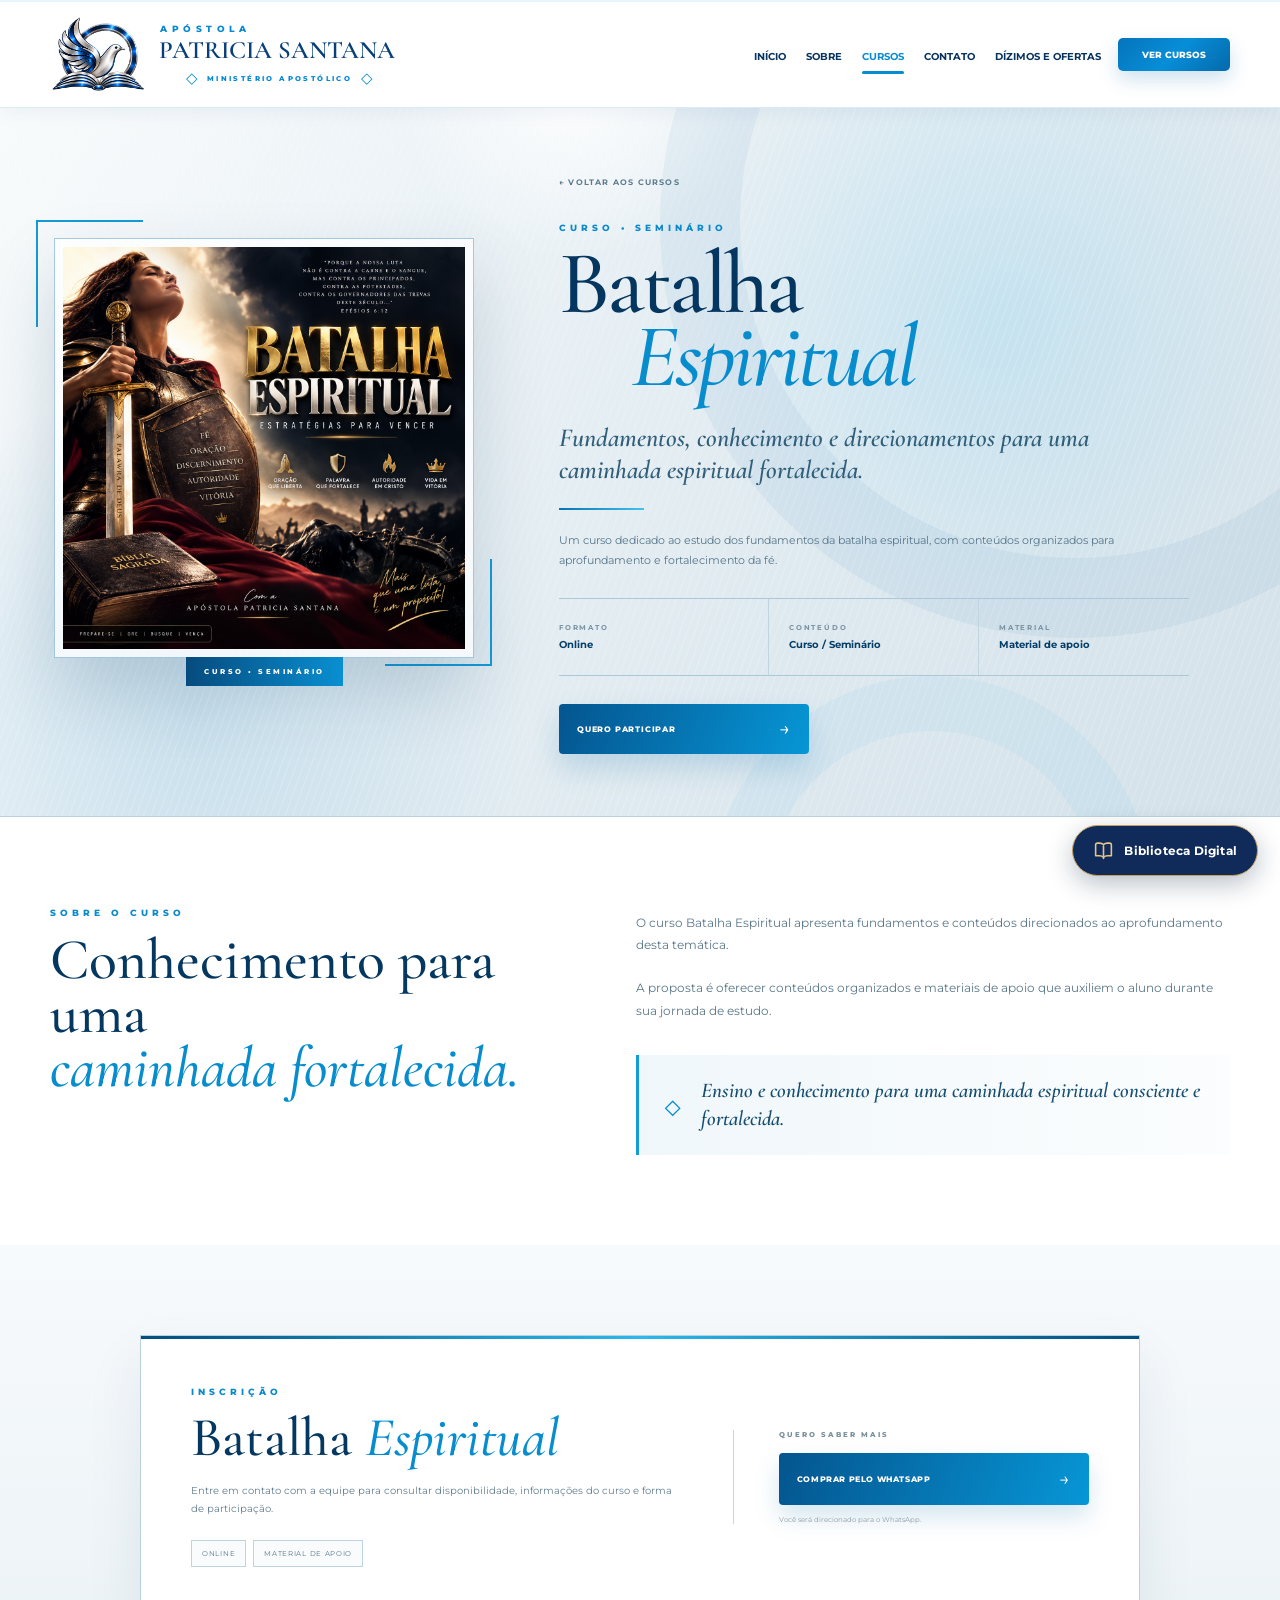
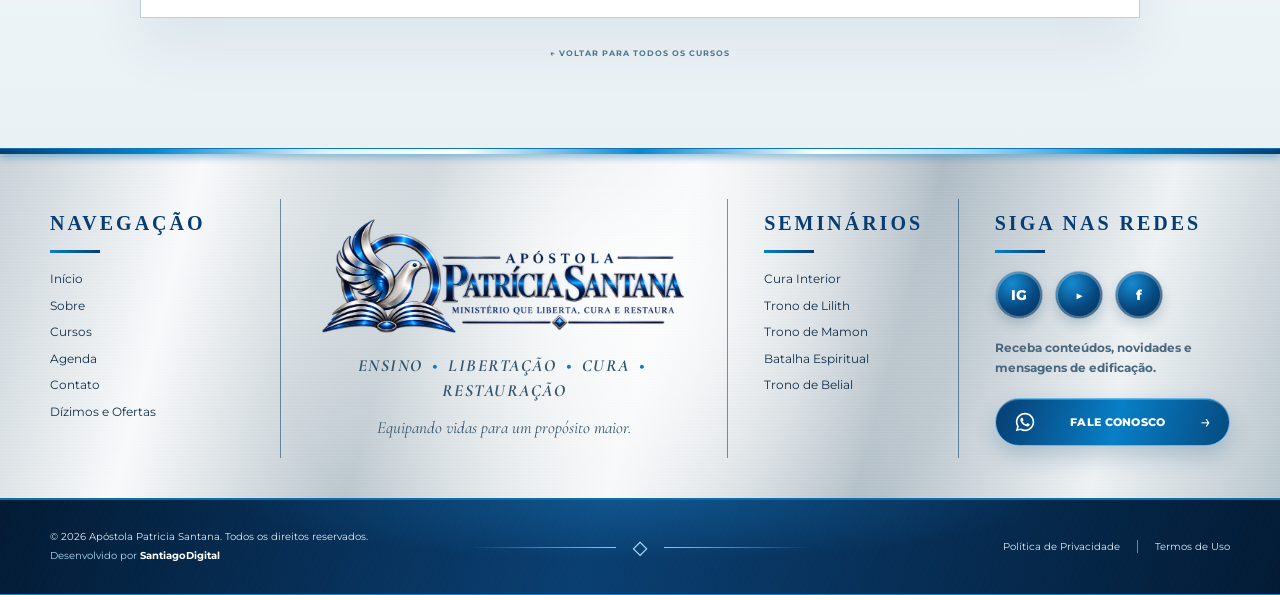
<file: batalha-espiritual.html>
<!DOCTYPE html>
<html lang="pt-BR">

<head>
    <meta charset="UTF-8">
    <meta name="viewport" content="width=device-width, initial-scale=1.0">

    <title>Batalha Espiritual | Apóstola Patricia Santana</title>

    <meta
        name="description"
        content="Conheça o curso Batalha Espiritual da Apóstola Patricia Santana."
    >

    <link rel="preconnect" href="https://fonts.googleapis.com">
    <link rel="preconnect" href="https://fonts.gstatic.com" crossorigin>

    <link
        href="https://fonts.googleapis.com/css2?family=Cormorant+Garamond:ital,wght@0,500;0,600;1,500;1,600&family=Montserrat:wght@400;500;600;700;800&display=swap"
        rel="stylesheet"
    >

    <link rel="stylesheet" href="style.css">
    <link rel="stylesheet" href="css/header.css?v=5">
    <link rel="stylesheet" href="css/footer.css?v=6">
    <link rel="stylesheet" href="curso-detalhes.css?v=1">
</head>

<body>

<div id="site-header-slot"></div>

<main class="pagina-curso">

    <!-- HERO -->
    <section class="curso-hero-detalhes">

        <div class="curso-hero-brilho curso-hero-brilho-1"></div>
        <div class="curso-hero-brilho curso-hero-brilho-2"></div>

        <div class="curso-detalhes-wrap curso-hero-grid">

            <div class="curso-hero-imagem">

                <div class="curso-hero-imagem-moldura">
                    <img
                        src="batalha-espiritual.png"
                        alt="Curso Batalha Espiritual"
                    >
                </div>

                <span class="curso-hero-imagem-legenda">
                    CURSO • SEMINÁRIO
                </span>

            </div>

            <div class="curso-hero-conteudo">

                <a class="curso-voltar-topo" href="cursos.html">
                    ← VOLTAR AOS CURSOS
                </a>

                <p class="curso-detalhes-kicker">
                    CURSO • SEMINÁRIO
                </p>

                <h1>
                    Batalha
                    <em>Espiritual</em>
                </h1>

                <p class="curso-hero-frase">
                    Fundamentos, conhecimento e direcionamentos para
                    uma caminhada espiritual fortalecida.
                </p>

                <div class="curso-hero-linha"></div>

                <p class="curso-hero-descricao">
                    Um curso dedicado ao estudo dos fundamentos da
                    batalha espiritual, com conteúdos organizados
                    para aprofundamento e fortalecimento da fé.
                </p>

                <div class="curso-info-rapida">

                    <div>
                        <span>FORMATO</span>
                        <strong>Online</strong>
                    </div>

                    <div>
                        <span>CONTEÚDO</span>
                        <strong>Curso / Seminário</strong>
                    </div>

                    <div>
                        <span>MATERIAL</span>
                        <strong>Material de apoio</strong>
                    </div>

                </div>

                <a
                    class="curso-hero-cta"
                    href="https://wa.me/5511987663744?text=Ol%C3%A1%21%20Gostaria%20de%20saber%20mais%20sobre%20o%20curso%20Batalha%20Espiritual."
                    target="_blank"
                    rel="noopener"
                >
                    <span>QUERO PARTICIPAR</span>
                    <b>→</b>
                </a>

            </div>

        </div>

    </section>


    <!-- SOBRE -->
    <section class="curso-sobre">

        <div class="curso-detalhes-wrap curso-sobre-grid">

            <div class="curso-sobre-titulo">

                <p class="curso-detalhes-kicker">
                    SOBRE O CURSO
                </p>

                <h2>
                    Conhecimento para uma
                    <em>caminhada fortalecida.</em>
                </h2>

            </div>

            <div class="curso-sobre-texto">

                <p>
                    O curso Batalha Espiritual apresenta fundamentos
                    e conteúdos direcionados ao aprofundamento desta
                    temática.
                </p>

                <p>
                    A proposta é oferecer conteúdos organizados e
                    materiais de apoio que auxiliem o aluno durante
                    sua jornada de estudo.
                </p>

                <div class="curso-frase-destaque">

                    <span>◇</span>

                    <p>
                        Ensino e conhecimento para uma caminhada
                        espiritual consciente e fortalecida.
                    </p>

                </div>

            </div>

        </div>

    </section>


    <!-- INSCRIÇÃO -->
    <section class="curso-inscricao">

        <div class="curso-detalhes-wrap">

            <div class="curso-inscricao-card">

                <div class="curso-inscricao-texto">

                    <p class="curso-detalhes-kicker">
                        INSCRIÇÃO
                    </p>

                    <h2>
                        Batalha
                        <em>Espiritual</em>
                    </h2>

                    <p>
                        Entre em contato com a equipe para consultar
                        disponibilidade, informações do curso e forma
                        de participação.
                    </p>

                    <div class="curso-inscricao-tags">
                        <span>ONLINE</span>
                        <span>MATERIAL DE APOIO</span>
                    </div>

                </div>

                <div class="curso-inscricao-acao">

                    <p>QUERO SABER MAIS</p>

                    <a
                        href="https://wa.me/5511987663744?text=Ol%C3%A1%21%20Gostaria%20de%20saber%20mais%20e%20comprar%20o%20curso%20Batalha%20Espiritual."
                        target="_blank"
                        rel="noopener"
                    >
                        COMPRAR PELO WHATSAPP
                        <span>→</span>
                    </a>

                    <small>
                        Você será direcionado para o WhatsApp.
                    </small>

                </div>

            </div>

            <a class="curso-voltar-final" href="cursos.html">
                ← VOLTAR PARA TODOS OS CURSOS
            </a>

        </div>

    </section>

</main>

<div id="site-footer-slot"></div>

<script src="js/components.js?v=7"></script>

</body>
</html>
</file>
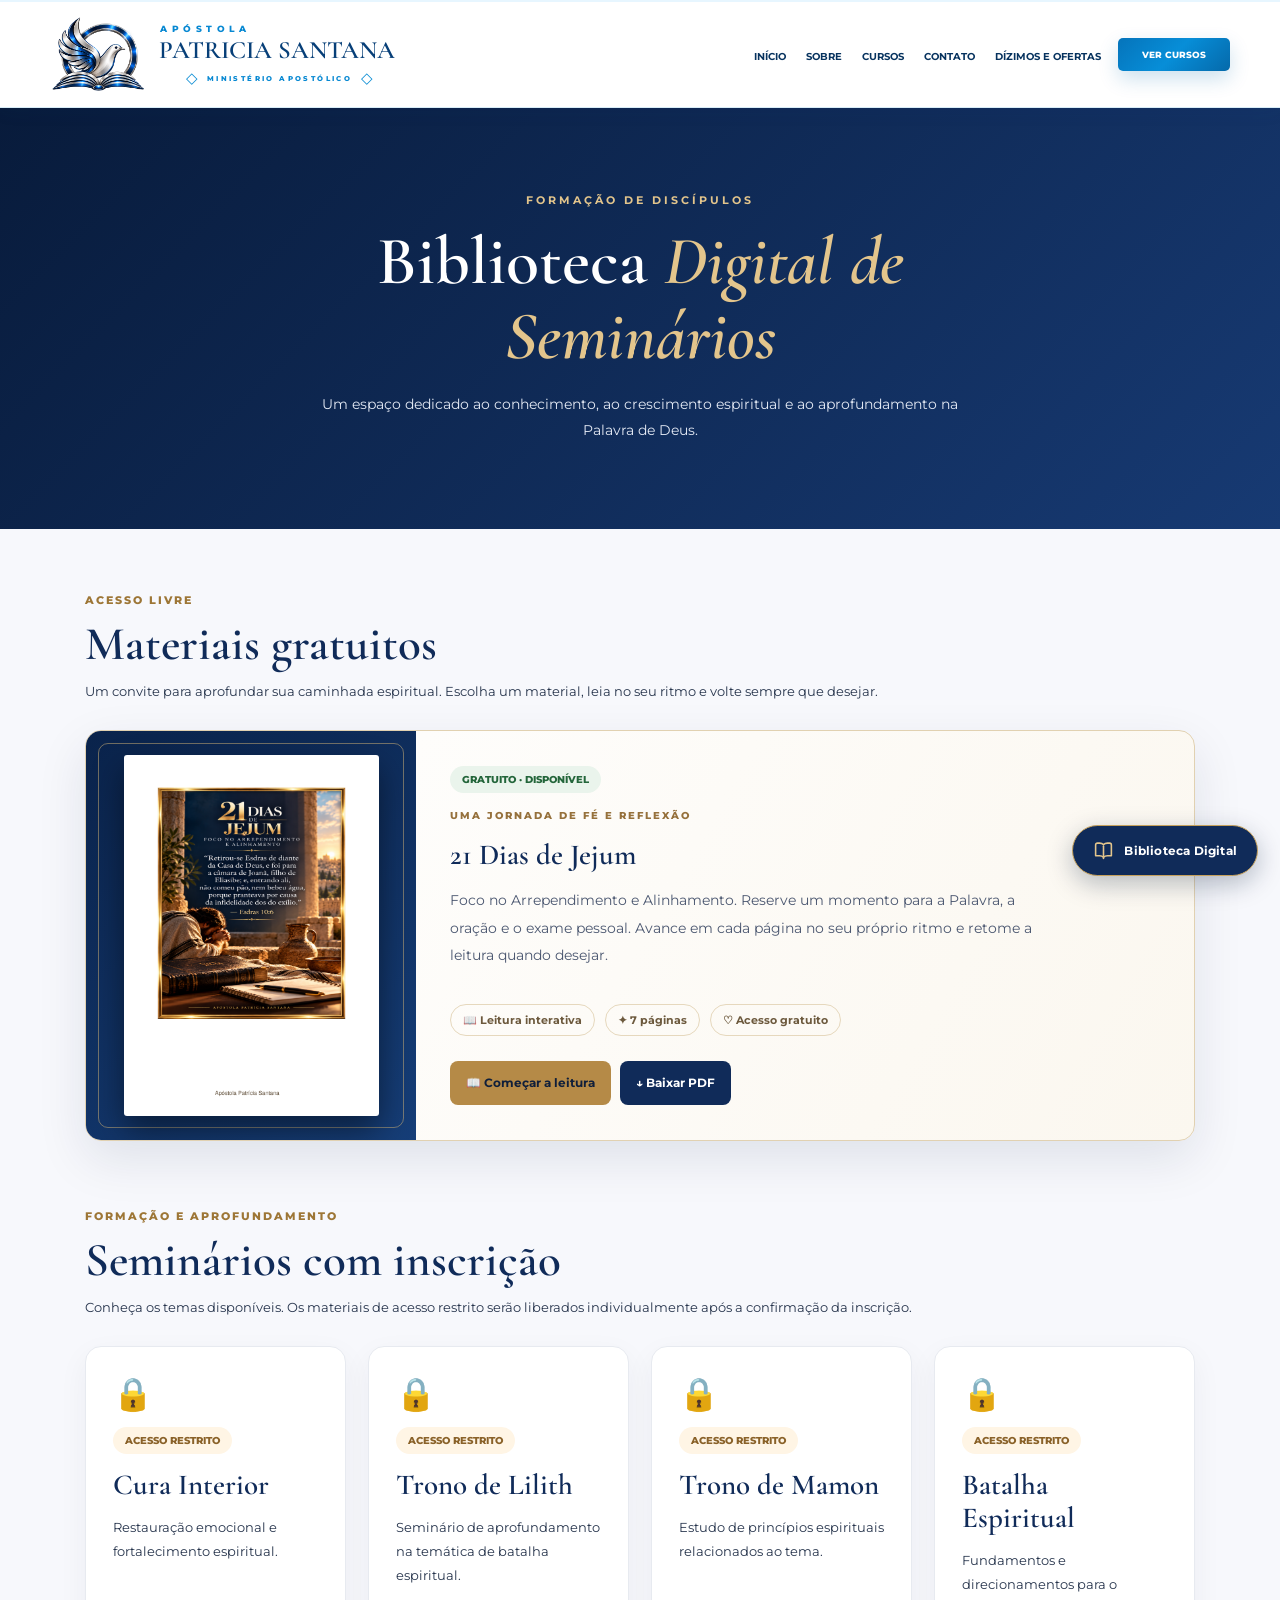
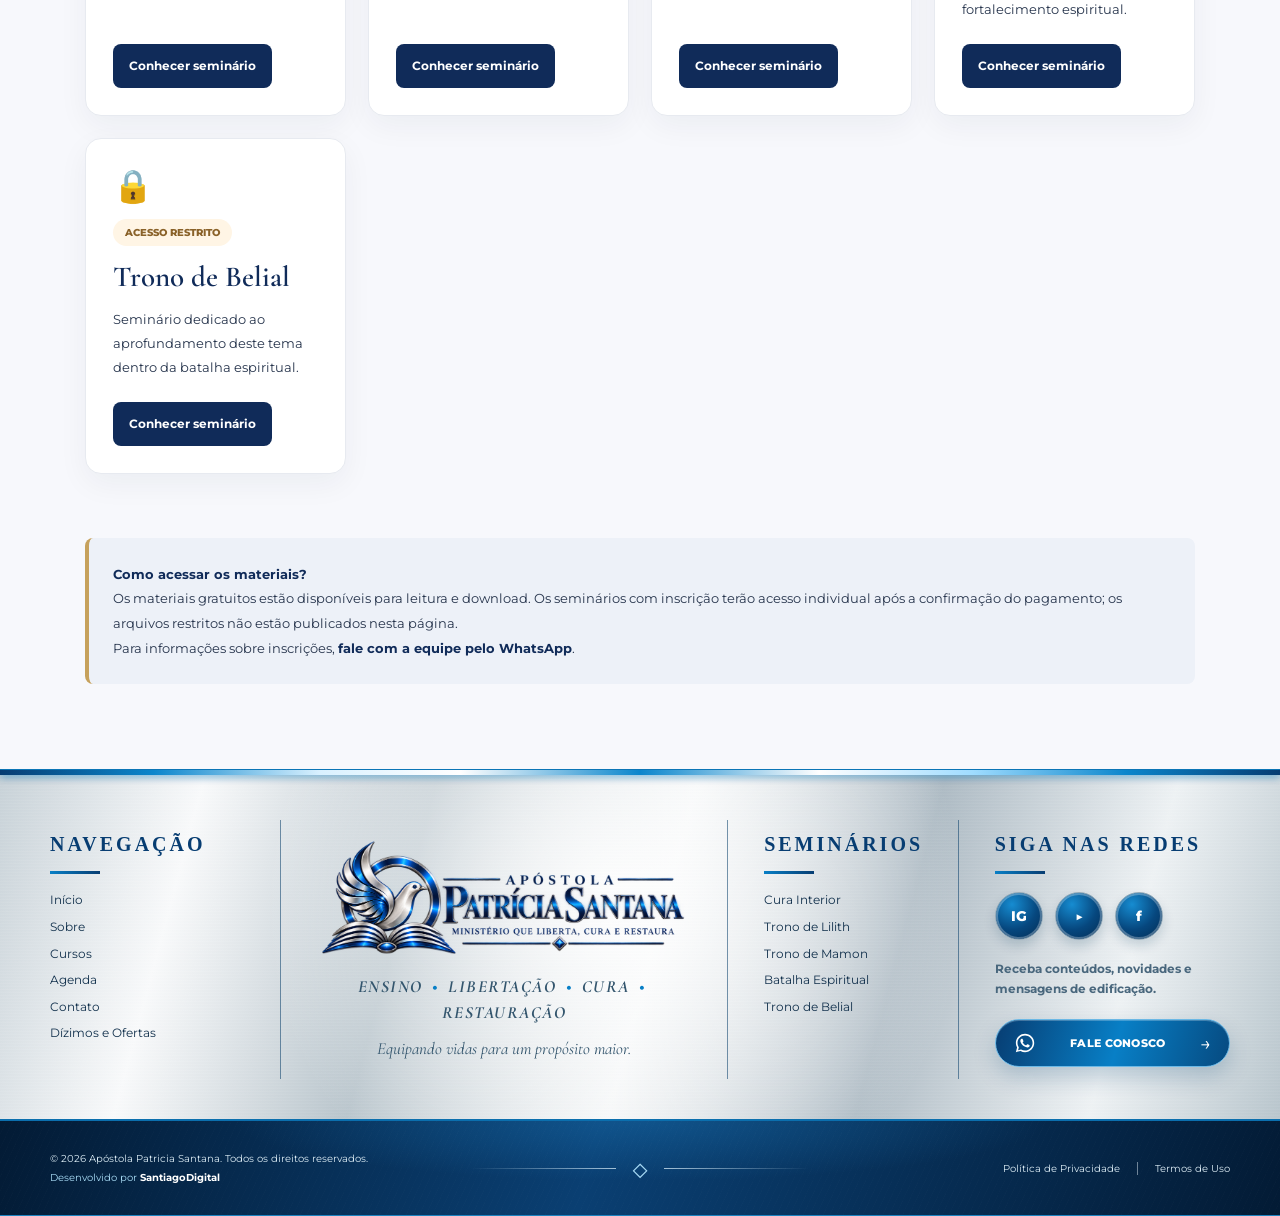
<file: biblioteca.html>
<!doctype html><html lang="pt-BR"><head><meta charset="utf-8"><meta name="viewport" content="width=device-width,initial-scale=1"><meta name="theme-color" content="#102b59"><link rel="icon" href="logo-patricia.png"><link rel="apple-touch-icon" href="logo-patricia.png"><title>Biblioteca Digital | Apóstola Patrícia Santana</title><meta name="description" content="Biblioteca Digital de Seminários da Apóstola Patrícia Santana: materiais gratuitos e seminários."><link rel="preconnect" href="https://fonts.googleapis.com"><link rel="preconnect" href="https://fonts.gstatic.com" crossorigin><link href="https://fonts.googleapis.com/css2?family=Cormorant+Garamond:wght@500;600;700&family=Montserrat:wght@400;500;600;700&display=swap" rel="stylesheet"><link rel="stylesheet" href="style.css"><link rel="stylesheet" href="css/header.css?v=5"><link rel="stylesheet" href="css/footer.css?v=6"><style>
.biblioteca{background:#f7f8fc;color:#26344c;font-family:Montserrat,Arial,sans-serif;min-height:80vh}.biblioteca *{box-sizing:border-box}.biblioteca-hero{background:linear-gradient(135deg,#081b3b,#173a73);color:#fff;text-align:center;padding:85px 20px}.biblioteca-hero .eyebrow{color:#e3c58c;font-size:11px;letter-spacing:3px;font-weight:700}.biblioteca-hero h1{font:600 clamp(42px,6vw,68px)/1.1 'Cormorant Garamond',serif;margin:16px auto;max-width:800px}.biblioteca-hero h1 em{color:#e3c58c}.biblioteca-hero p{max-width:650px;margin:auto;font-size:14px;line-height:1.9;color:#e3e9f4}.biblioteca-container{max-width:1150px;margin:auto;padding:60px 20px 85px}.section-title{margin-bottom:27px}.section-title span{color:#9d7636;font-size:11px;letter-spacing:2px;font-weight:800}.section-title h2{font:600 clamp(34px,4vw,47px) 'Cormorant Garamond',serif;color:#102b59;margin:8px 0}.section-title p{font-size:13px;line-height:1.8}.library-grid{display:grid;grid-template-columns:repeat(auto-fit,minmax(260px,1fr));gap:22px;margin-bottom:64px}.library-card{background:#fff;border:1px solid #e7eaf0;border-radius:16px;padding:27px;box-shadow:0 10px 30px #0a20440d;display:flex;flex-direction:column;gap:14px}.library-card.featured{border:1px solid #e1d1b1;padding:0;overflow:hidden;display:grid;grid-template-columns:minmax(210px,330px) 1fr;gap:0;box-shadow:0 18px 50px #0a20441a;background:linear-gradient(120deg,#fff,#fbf7ef)}
.book-art{padding:24px;background:linear-gradient(145deg,#0a234b,#163e78);display:flex;align-items:center;justify-content:center;position:relative}
.book-art:before{content:"";position:absolute;inset:12px;border:1px solid #d8b77880;border-radius:10px;pointer-events:none}
.book-art img{width:100%;max-width:255px;max-height:380px;object-fit:contain;filter:drop-shadow(0 14px 16px #0007);border-radius:3px}
.book-info{padding:35px 34px;display:flex;flex-direction:column;justify-content:center;gap:16px}
.book-info .kicker{font-size:10px;letter-spacing:2px;color:#96713c;font-weight:800}
.book-info h3{font-size:clamp(35px,4vw,49px);line-height:1.06}
.book-info .lead{font-size:14px;line-height:1.95;color:#4b5770}
.book-details{display:flex;flex-wrap:wrap;gap:10px}
.book-details span{border:1px solid #e6d8bd;border-radius:99px;padding:8px 12px;font-size:11px;color:#6c593d;font-weight:700}
.book-info .buttons a{background:#b58a47;color:#101f3a;transition:transform .2s,background .2s}
.book-info .buttons a:hover{background:#d6b574;transform:translateY(-2px)}
.book-info .buttons a.alt{background:#102b59;color:#fff}
.book-info .buttons a.alt:hover{background:#1c477f}
@media(max-width:740px){.library-card.featured{grid-template-columns:1fr}.book-art{padding:22px}.book-art img{max-width:200px;max-height:290px}.book-info{padding:27px 22px}.book-info h3{font-size:39px}}.library-card .symbol{font-size:32px}.library-card h3{font:600 29px/1.14 'Cormorant Garamond',serif;color:#102b59;margin:0}.library-card p{font-size:13px;line-height:1.85;flex:1;margin:0}.selo{align-self:flex-start;background:#eaf4ec;color:#24663b;padding:7px 12px;border-radius:30px;font-size:10px;font-weight:800}.selo.paid{background:#fff5e5;color:#8a6229}.buttons{display:flex;flex-wrap:wrap;gap:9px;margin-top:9px}.buttons a{display:inline-flex;align-items:center;justify-content:center;background:#102b59;color:white;text-decoration:none;padding:13px 16px;border-radius:8px;font:700 12px Montserrat,Arial,sans-serif;min-height:44px}.buttons a.alt{background:#f0e4d0;color:#102b59}.notice{background:#edf1f8;border-left:4px solid #c6a15c;padding:24px;border-radius:8px;font-size:13px;line-height:1.9}.notice strong{color:#102b59}.notice a{color:#102b59;font-weight:700}@media(max-width:600px){.biblioteca-hero{padding:65px 18px}.biblioteca-container{padding:40px 16px 60px}.library-card{padding:23px}.buttons{flex-direction:column}.buttons a{width:100%}}
</style></head><body><div id="site-header-slot"></div><main class="biblioteca"><section class="biblioteca-hero"><div class="eyebrow">FORMAÇÃO DE DISCÍPULOS</div><h1>Biblioteca <em>Digital de Seminários</em></h1><p>Um espaço dedicado ao conhecimento, ao crescimento espiritual e ao aprofundamento na Palavra de Deus.</p></section><div class="biblioteca-container"><section aria-labelledby="free"><div class="section-title"><span>ACESSO LIVRE</span><h2 id="free">Materiais gratuitos</h2><p>Um convite para aprofundar sua caminhada espiritual. Escolha um material, leia no seu ritmo e volte sempre que desejar.</p></div><div class="library-grid"><article class="library-card featured"><div class="book-art"><img src="capa-21-dias-jejum.png" alt="Capa original do material 21 Dias de Jejum — Foco no Arrependimento e Alinhamento" loading="lazy"></div><div class="book-info"><span class="selo">GRATUITO · DISPONÍVEL</span><span class="kicker">UMA JORNADA DE FÉ E REFLEXÃO</span><h3>21 Dias de Jejum</h3><p class="lead">Foco no Arrependimento e Alinhamento. Reserve um momento para a Palavra, a oração e o exame pessoal. Avance em cada página no seu próprio ritmo e retome a leitura quando desejar.</p><div class="book-details"><span>📖 Leitura interativa</span><span>✦ 7 páginas</span><span>♡ Acesso gratuito</span></div><div class="buttons"><a href="leitor-jejum.html">📖 Começar a leitura</a><a class="alt" href="21-dias-de-jejum.pdf" download>↓ Baixar PDF</a></div></div></article></div></section><section aria-labelledby="paid"><div class="section-title"><span>FORMAÇÃO E APROFUNDAMENTO</span><h2 id="paid">Seminários com inscrição</h2><p>Conheça os temas disponíveis. Os materiais de acesso restrito serão liberados individualmente após a confirmação da inscrição.</p></div><div class="library-grid"><article class="library-card"><div class="symbol">🔒</div><span class="selo paid">ACESSO RESTRITO</span><h3>Cura Interior</h3><p>Restauração emocional e fortalecimento espiritual.</p><div class="buttons"><a href="cura-interior.html">Conhecer seminário</a></div></article><article class="library-card"><div class="symbol">🔒</div><span class="selo paid">ACESSO RESTRITO</span><h3>Trono de Lilith</h3><p>Seminário de aprofundamento na temática de batalha espiritual.</p><div class="buttons"><a href="trono-lilith.html">Conhecer seminário</a></div></article><article class="library-card"><div class="symbol">🔒</div><span class="selo paid">ACESSO RESTRITO</span><h3>Trono de Mamon</h3><p>Estudo de princípios espirituais relacionados ao tema.</p><div class="buttons"><a href="trono-mamon.html">Conhecer seminário</a></div></article><article class="library-card"><div class="symbol">🔒</div><span class="selo paid">ACESSO RESTRITO</span><h3>Batalha Espiritual</h3><p>Fundamentos e direcionamentos para o fortalecimento espiritual.</p><div class="buttons"><a href="batalha-espiritual.html">Conhecer seminário</a></div></article><article class="library-card"><div class="symbol">🔒</div><span class="selo paid">ACESSO RESTRITO</span><h3>Trono de Belial</h3><p>Seminário dedicado ao aprofundamento deste tema dentro da batalha espiritual.</p><div class="buttons"><a href="trono-belial.html">Conhecer seminário</a></div></article></div></section><aside class="notice"><strong>Como acessar os materiais?</strong><p>Os materiais gratuitos estão disponíveis para leitura e download. Os seminários com inscrição terão acesso individual após a confirmação do pagamento; os arquivos restritos não estão publicados nesta página.</p><p>Para informações sobre inscrições, <a href="https://wa.me/5571982862604?text=Ol%C3%A1%21%20Gostaria%20de%20informa%C3%A7%C3%B5es%20sobre%20os%20semin%C3%A1rios." target="_blank" rel="noopener noreferrer">fale com a equipe pelo WhatsApp</a>.</p></aside></div></main><div id="site-footer-slot"></div><script src="js/components.js?v=6"></script></body></html>
</file>
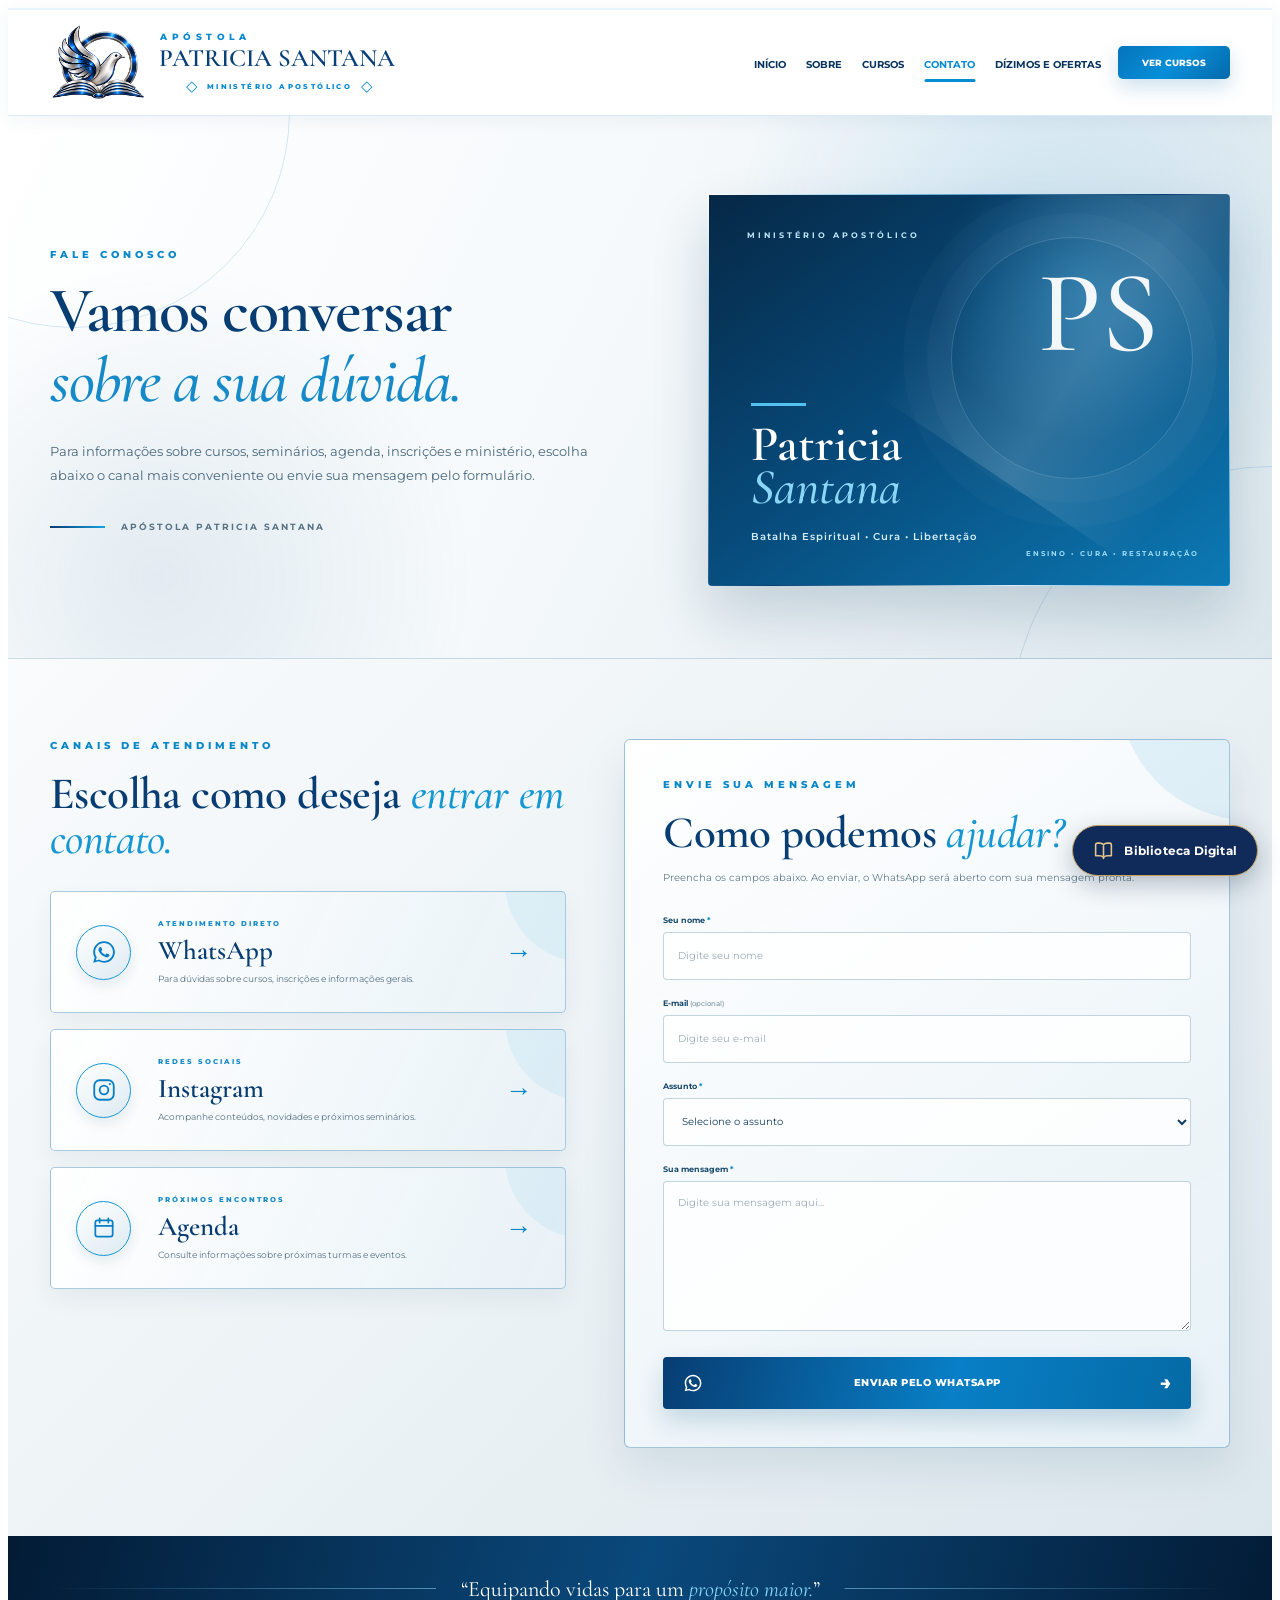
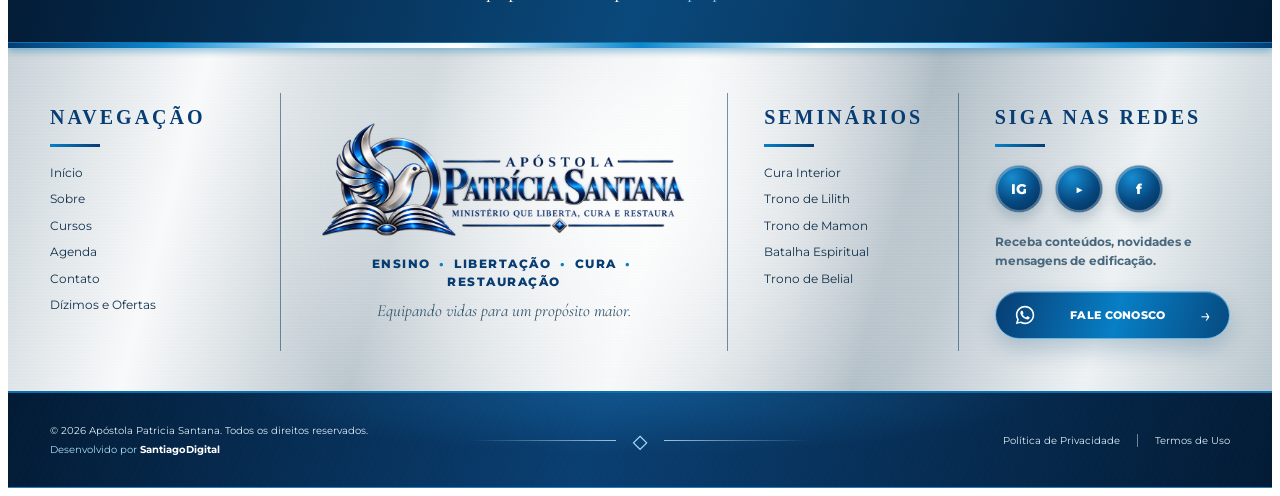
<file: contato.html>
<!DOCTYPE html>
<html lang="pt-BR">

<head>

    <meta charset="UTF-8">

    <meta
        name="viewport"
        content="width=device-width, initial-scale=1.0"
    >

    <title>Contato | Apóstola Patricia Santana</title>

    <meta
        name="description"
        content="Entre em contato com a Apóstola Patricia Santana para informações sobre cursos, seminários, agenda e ministério."
    >


    <!-- =====================================================
         FONTES
    ====================================================== -->

    <link
        rel="preconnect"
        href="https://fonts.googleapis.com"
    >

    <link
        rel="preconnect"
        href="https://fonts.gstatic.com"
        crossorigin
    >

    <link
        href="https://fonts.googleapis.com/css2?family=Cormorant+Garamond:ital,wght@0,500;0,600;0,700;1,500;1,600&family=Montserrat:wght@400;500;600;700;800&display=swap"
        rel="stylesheet"
    >

    <link rel="stylesheet" href="css/header.css?v=4">


    <!-- =====================================================
         CSS
    ====================================================== -->

    <link rel="stylesheet" href="css/header.css?v=3">
    <link rel="stylesheet" href="css/footer.css?v=6">
    <link rel="stylesheet" href="css/contato.css?v=2">

</head>


<body>


    <!-- =====================================================
         CABEÇALHO
    ====================================================== -->

    <div id="site-header-slot"></div>



    <!-- =====================================================
         CONTEÚDO PRINCIPAL
    ====================================================== -->

    <main class="contact-page">


        <!-- =================================================
             HERO / APRESENTAÇÃO
        ================================================== -->

        <section class="contact-hero">

            <div class="contact-container contact-hero-grid">


                <!-- TEXTO -->

                <div class="contact-hero-content">

                    <span class="contact-eyebrow">
                        FALE CONOSCO
                    </span>

                    <h1>
                        Vamos conversar
                        <em>sobre a sua dúvida.</em>
                    </h1>

                    <p>
                        Para informações sobre cursos, seminários,
                        agenda, inscrições e ministério, escolha
                        abaixo o canal mais conveniente ou envie
                        sua mensagem pelo formulário.
                    </p>

                    <div class="contact-hero-detail">

                        <span></span>

                        <strong>
                            APÓSTOLA PATRICIA SANTANA
                        </strong>

                    </div>

                </div>


                <!-- PAINEL VISUAL -->

                <div class="contact-signature">

                    <div class="contact-signature-inner">

                        <span class="signature-small">
                            MINISTÉRIO APOSTÓLICO
                        </span>

                        <div class="signature-monogram">
                            PS
                        </div>

                        <div class="signature-line"></div>

                        <h2>
                            Patricia
                            <span>Santana</span>
                        </h2>

                        <p>
                            Batalha Espiritual • Cura • Libertação
                        </p>

                        <span class="signature-footer">
                            ENSINO • CURA • RESTAURAÇÃO
                        </span>

                    </div>

                </div>


            </div>

        </section>



        <!-- =================================================
             ÁREA DE CONTATO
        ================================================== -->

        <section class="contact-main">

            <div class="contact-container contact-main-grid">


                <!-- =========================================
                     COLUNA ESQUERDA
                ========================================== -->

                <div class="contact-options">

                    <div class="contact-section-title">

                        <span class="contact-eyebrow">
                            CANAIS DE ATENDIMENTO
                        </span>

                        <h2>
                            Escolha como deseja
                            <em>entrar em contato.</em>
                        </h2>

                    </div>


                    <!-- WHATSAPP -->

                    <a
                        class="contact-card"
                        href="https://wa.me/5511987663744"
                        target="_blank"
                        rel="noopener noreferrer"
                    >

                        <div class="contact-card-icon whatsapp-icon">

                            <svg
                                viewBox="0 0 24 24"
                                xmlns="http://www.w3.org/2000/svg"
                                aria-hidden="true"
                            >
                                <path d="M12.04 2C6.52 2 2.03 6.48 2.03 12c0 1.76.46 3.48 1.34 4.99L2 22l5.15-1.35A9.96 9.96 0 0 0 12.04 22h.01c5.52 0 10.01-4.48 10.01-10S17.57 2 12.04 2zm0 18.31h-.01a8.28 8.28 0 0 1-4.22-1.15l-.3-.18-3.06.8.82-2.98-.2-.31A8.25 8.25 0 0 1 3.8 12c0-4.55 3.7-8.25 8.25-8.25 4.55 0 8.25 3.7 8.25 8.25s-3.71 8.31-8.26 8.31zm4.52-6.2c-.25-.12-1.47-.72-1.7-.8-.23-.08-.4-.12-.56.12-.17.25-.65.8-.8.97-.15.17-.29.19-.54.06-.25-.12-1.05-.39-2-1.23-.74-.66-1.24-1.47-1.39-1.71-.14-.25-.01-.38.11-.5.11-.11.25-.29.37-.43.13-.14.17-.25.25-.41.08-.17.04-.31-.02-.43-.06-.13-.56-1.36-.77-1.86-.2-.49-.41-.42-.56-.43h-.48c-.17 0-.44.06-.67.31-.23.25-.88.86-.88 2.09s.9 2.42 1.02 2.59c.12.16 1.76 2.69 4.27 3.77.6.26 1.06.41 1.43.53.6.19 1.14.16 1.57.1.48-.07 1.47-.6 1.68-1.18.21-.58.21-1.08.15-1.18-.06-.1-.23-.16-.48-.28z"/>
                            </svg>

                        </div>


                        <div class="contact-card-content">

                            <span>
                                ATENDIMENTO DIRETO
                            </span>

                            <h3>
                                WhatsApp
                            </h3>

                            <p>
                                Para dúvidas sobre cursos,
                                inscrições e informações gerais.
                            </p>

                        </div>


                        <div class="contact-card-arrow">
                            →
                        </div>

                    </a>


                    <!-- INSTAGRAM -->

                    <a
                        class="contact-card"
                        href="https://www.instagram.com/seminarios_ap_patriciasantana/"
                        target="_blank"
                        rel="noopener noreferrer"
                    >

                        <div class="contact-card-icon instagram-icon">

                            <svg
                                viewBox="0 0 24 24"
                                xmlns="http://www.w3.org/2000/svg"
                                aria-hidden="true"
                            >
                                <rect
                                    x="3"
                                    y="3"
                                    width="18"
                                    height="18"
                                    rx="5"
                                    ry="5"
                                />

                                <circle
                                    cx="12"
                                    cy="12"
                                    r="4"
                                />

                                <circle
                                    cx="17.5"
                                    cy="6.5"
                                    r="1"
                                    class="instagram-dot"
                                />
                            </svg>

                        </div>


                        <div class="contact-card-content">

                            <span>
                                REDES SOCIAIS
                            </span>

                            <h3>
                                Instagram
                            </h3>

                            <p>
                                Acompanhe conteúdos, novidades
                                e próximos seminários.
                            </p>

                        </div>


                        <div class="contact-card-arrow">
                            →
                        </div>

                    </a>


                    <!-- AGENDA -->

                    <a
                        class="contact-card"
                        href="agenda.html"
                    >

                        <div class="contact-card-icon agenda-icon">

                            <svg
                                viewBox="0 0 24 24"
                                xmlns="http://www.w3.org/2000/svg"
                                aria-hidden="true"
                            >

                                <rect
                                    x="4"
                                    y="5"
                                    width="16"
                                    height="15"
                                    rx="2"
                                />

                                <path d="M8 3v4M16 3v4M4 10h16"/>

                            </svg>

                        </div>


                        <div class="contact-card-content">

                            <span>
                                PRÓXIMOS ENCONTROS
                            </span>

                            <h3>
                                Agenda
                            </h3>

                            <p>
                                Consulte informações sobre
                                próximas turmas e eventos.
                            </p>

                        </div>


                        <div class="contact-card-arrow">
                            →
                        </div>

                    </a>


                </div>



                <!-- =========================================
                     FORMULÁRIO
                ========================================== -->

                <div class="contact-form-panel">

                    <span class="contact-eyebrow">
                        ENVIE SUA MENSAGEM
                    </span>

                    <h2>
                        Como podemos
                        <em>ajudar?</em>
                    </h2>

                    <p class="contact-form-intro">
                        Preencha os campos abaixo. Ao enviar,
                        o WhatsApp será aberto com sua mensagem pronta.
                    </p>


                    <form
                        id="contactForm"
                        class="contact-form"
                    >


                        <!-- NOME -->

                        <div class="form-field form-field-full">

                            <label for="contactName">
                                Seu nome
                                <span>*</span>
                            </label>

                            <input
                                type="text"
                                id="contactName"
                                name="nome"
                                placeholder="Digite seu nome"
                                required
                            >

                        </div>


                        <!-- E-MAIL -->

                        <div class="form-field form-field-full">

                            <label for="contactEmail">
                                E-mail
                                <small>(opcional)</small>
                            </label>

                            <input
                                type="email"
                                id="contactEmail"
                                name="email"
                                placeholder="Digite seu e-mail"
                            >

                        </div>


                        <!-- ASSUNTO -->

                        <div class="form-field form-field-full">

                            <label for="contactSubject">
                                Assunto
                                <span>*</span>
                            </label>

                            <select
                                id="contactSubject"
                                name="assunto"
                                required
                            >

                                <option value="">
                                    Selecione o assunto
                                </option>

                                <option value="Informações sobre cursos">
                                    Informações sobre cursos
                                </option>

                                <option value="Inscrições">
                                    Inscrições
                                </option>

                                <option value="Seminários">
                                    Seminários
                                </option>

                                <option value="Agenda">
                                    Agenda
                                </option>

                                <option value="Convites e eventos">
                                    Convites e eventos
                                </option>

                                <option value="Outras informações">
                                    Outras informações
                                </option>

                            </select>

                        </div>


                        <!-- MENSAGEM -->

                        <div class="form-field form-field-full">

                            <label for="contactMessage">
                                Sua mensagem
                                <span>*</span>
                            </label>

                            <textarea
                                id="contactMessage"
                                name="mensagem"
                                rows="7"
                                placeholder="Digite sua mensagem aqui..."
                                required
                            ></textarea>

                        </div>


                        <!-- BOTÃO -->

                        <button
                            type="submit"
                            class="contact-submit"
                        >

                            <span class="contact-submit-icon">

                                <svg
                                    viewBox="0 0 24 24"
                                    xmlns="http://www.w3.org/2000/svg"
                                    aria-hidden="true"
                                >
                                    <path d="M12.04 2C6.52 2 2.03 6.48 2.03 12c0 1.76.46 3.48 1.34 4.99L2 22l5.15-1.35A9.96 9.96 0 0 0 12.04 22h.01c5.52 0 10.01-4.48 10.01-10S17.57 2 12.04 2zm0 18.31h-.01a8.28 8.28 0 0 1-4.22-1.15l-.3-.18-3.06.8.82-2.98-.2-.31A8.25 8.25 0 0 1 3.8 12c0-4.55 3.7-8.25 8.25-8.25 4.55 0 8.25 3.7 8.25 8.25s-3.71 8.31-8.26 8.31zm4.52-6.2c-.25-.12-1.47-.72-1.7-.8-.23-.08-.4-.12-.56.12-.17.25-.65.8-.8.97-.15.17-.29.19-.54.06-.25-.12-1.05-.39-2-1.23-.74-.66-1.24-1.47-1.39-1.71-.14-.25-.01-.38.11-.5.11-.11.25-.29.37-.43.13-.14.17-.25.25-.41.08-.17.04-.31-.02-.43-.06-.13-.56-1.36-.77-1.86-.2-.49-.41-.42-.56-.43h-.48c-.17 0-.44.06-.67.31-.23.25-.88.86-.88 2.09s.9 2.42 1.02 2.59c.12.16 1.76 2.69 4.27 3.77.6.26 1.06.41 1.43.53.6.19 1.14.16 1.57.1.48-.07 1.47-.6 1.68-1.18.21-.58.21-1.08.15-1.18-.06-.1-.23-.16-.48-.28z"/>
                                </svg>

                            </span>

                            ENVIAR PELO WHATSAPP

                            <span class="contact-submit-arrow">
                                →
                            </span>

                        </button>


                    </form>

                </div>


            </div>

        </section>



        <!-- =================================================
             FRASE FINAL
        ================================================== -->

        <section class="contact-closing">

            <div class="contact-container">

                <div class="contact-closing-inner">

                    <span class="contact-closing-line"></span>

                    <p>
                        “Equipando vidas para um
                        <em>propósito maior.</em>”
                    </p>

                    <span class="contact-closing-line"></span>

                </div>

            </div>

        </section>


    </main>



    <!-- =====================================================
         RODAPÉ
    ====================================================== -->

    <div id="site-footer-slot"></div>



    <!-- =====================================================
         COMPONENTES
    ====================================================== -->

    <script src="js/components.js?v=3"></script>



    <!-- =====================================================
         FORMULÁRIO → WHATSAPP
    ====================================================== -->

    <script>

        document.addEventListener("DOMContentLoaded", function () {

            const form = document.getElementById("contactForm");

            if (!form) {
                return;
            }


            form.addEventListener("submit", function (event) {

                event.preventDefault();


                const nome =
                    document.getElementById("contactName").value.trim();

                const email =
                    document.getElementById("contactEmail").value.trim();

                const assunto =
                    document.getElementById("contactSubject").value;

                const mensagem =
                    document.getElementById("contactMessage").value.trim();


                if (!nome || !assunto || !mensagem) {
                    return;
                }


                let texto = "";

                texto += "Olá! Meu nome é " + nome + ".\n\n";

                texto += "Assunto: " + assunto + "\n";


                if (email) {
                    texto += "E-mail: " + email + "\n";
                }


                texto += "\nMensagem:\n" + mensagem;


                const numero = "5511999999999";

                const url =
                    "https://wa.me/" +
                    numero +
                    "?text=" +
                    encodeURIComponent(texto);


                window.open(
                    url,
                    "_blank",
                    "noopener,noreferrer"
                );

            });

        });

    </script>


</body>

</html>
</file>
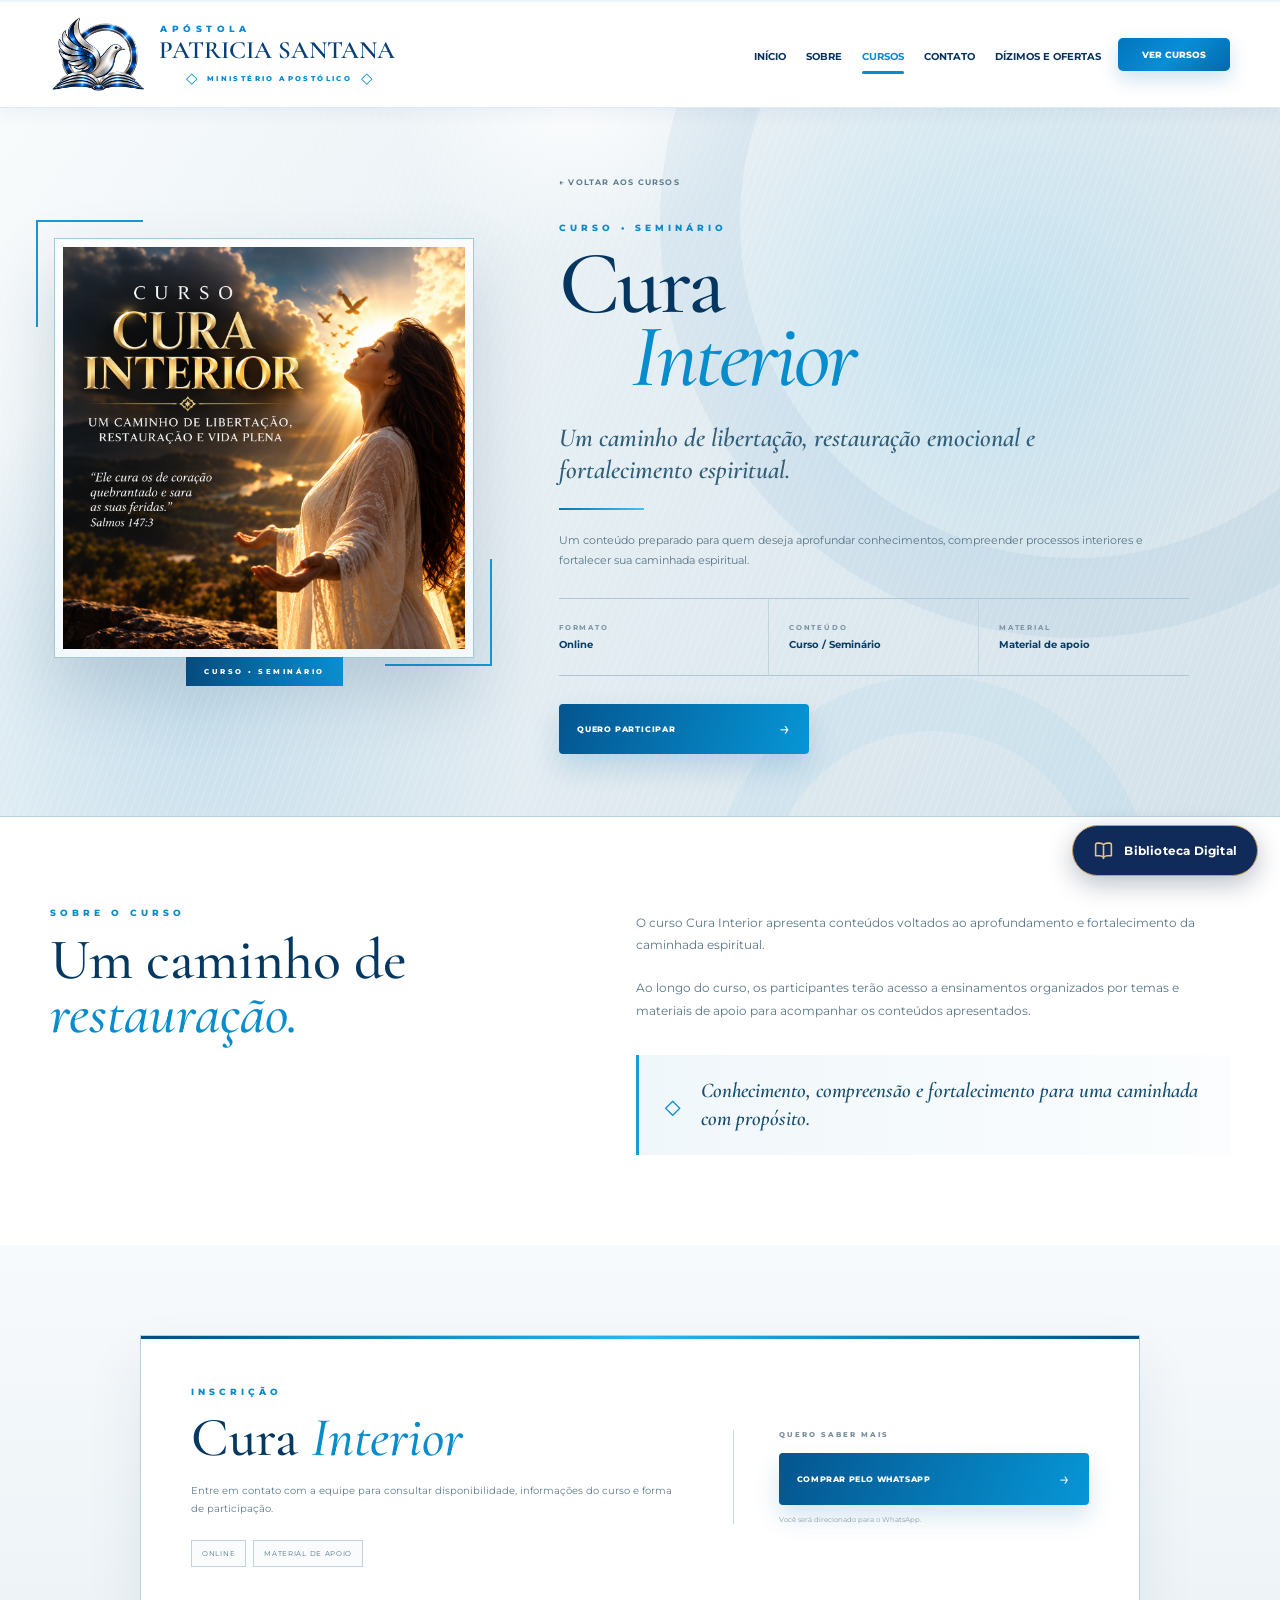
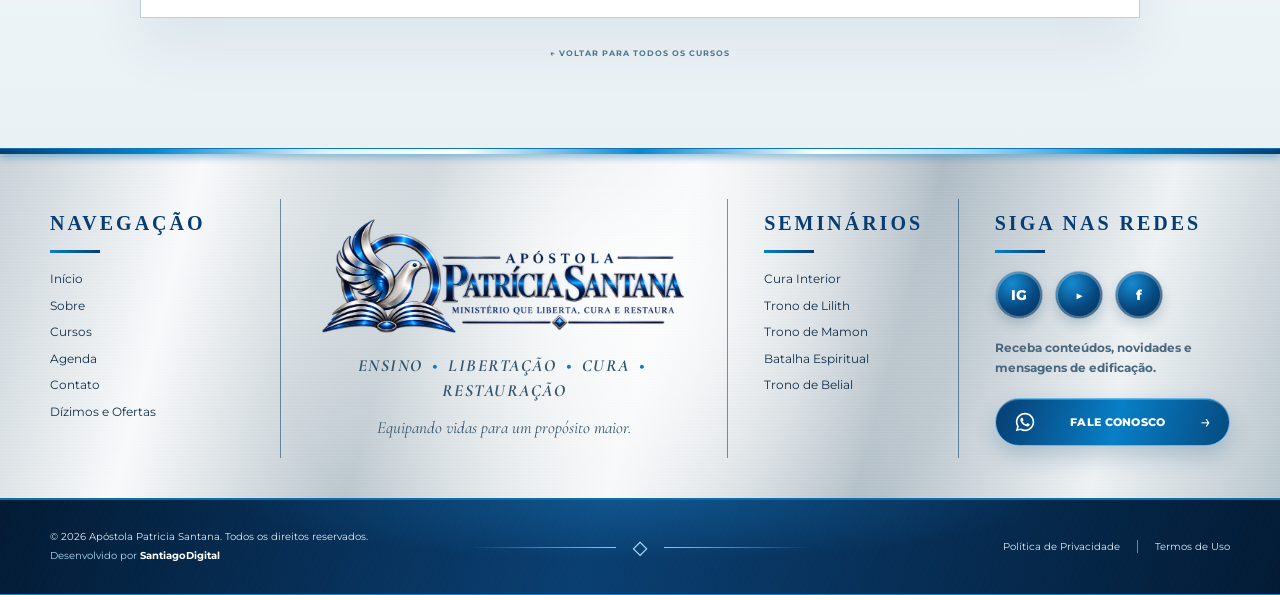
<file: cura-interior.html>
<!DOCTYPE html>
<html lang="pt-BR">

<head>

    <meta charset="UTF-8">

    <meta
        name="viewport"
        content="width=device-width, initial-scale=1.0"
    >

    <title>Cura Interior | Apóstola Patricia Santana</title>

    <meta
        name="description"
        content="Conheça o curso Cura Interior da Apóstola Patricia Santana."
    >


    <!-- =====================================================
         FONTES
    ====================================================== -->

    <link rel="preconnect" href="https://fonts.googleapis.com">

    <link
        rel="preconnect"
        href="https://fonts.gstatic.com"
        crossorigin
    >

    <link
        href="https://fonts.googleapis.com/css2?family=Cormorant+Garamond:ital,wght@0,500;0,600;1,500;1,600&family=Montserrat:wght@400;500;600;700;800&display=swap"
        rel="stylesheet"
    >


    <!-- =====================================================
         CSS GLOBAL
    ====================================================== -->

    <link
        rel="stylesheet"
        href="style.css"
    >

    <link
        rel="stylesheet"
        href="css/header.css?v=5"
    >

    <link
        rel="stylesheet"
        href="css/footer.css?v=6"
    >


    <!-- =====================================================
         CSS DA PÁGINA DO CURSO
    ====================================================== -->

    <link
        rel="stylesheet"
        href="curso-detalhes.css?v=1"
    >

</head>


<body>


<!-- =========================================================
     CABEÇALHO GLOBAL
========================================================= -->

<div id="site-header-slot"></div>



<!-- =========================================================
     PÁGINA DO CURSO
========================================================= -->

<main class="pagina-curso">


    <!-- =====================================================
         HERO
    ====================================================== -->

    <section class="curso-hero-detalhes">


        <!-- ELEMENTOS DECORATIVOS -->

        <div class="curso-hero-brilho curso-hero-brilho-1"></div>

        <div class="curso-hero-brilho curso-hero-brilho-2"></div>



        <div class="curso-detalhes-wrap curso-hero-grid">


            <!-- =================================================
                 IMAGEM DO CURSO
            ================================================== -->

            <div class="curso-hero-imagem">


                <div class="curso-hero-imagem-moldura">

                    <img
                        src="cura-interior.png"
                        alt="Curso Cura Interior"
                    >

                </div>


                <span class="curso-hero-imagem-legenda">
                    CURSO • SEMINÁRIO
                </span>


            </div>



            <!-- =================================================
                 INFORMAÇÕES PRINCIPAIS
            ================================================== -->

            <div class="curso-hero-conteudo">


                <a
                    class="curso-voltar-topo"
                    href="cursos.html"
                >
                    ← VOLTAR AOS CURSOS
                </a>


                <p class="curso-detalhes-kicker">
                    CURSO • SEMINÁRIO
                </p>


                <h1>
                    Cura
                    <em>Interior</em>
                </h1>


                <p class="curso-hero-frase">

                    Um caminho de libertação,
                    restauração emocional e
                    fortalecimento espiritual.

                </p>


                <div class="curso-hero-linha"></div>


                <p class="curso-hero-descricao">

                    Um conteúdo preparado para quem deseja aprofundar
                    conhecimentos, compreender processos interiores e
                    fortalecer sua caminhada espiritual.

                </p>



                <!-- =============================================
                     INFORMAÇÕES RÁPIDAS
                ============================================== -->

                <div class="curso-info-rapida">


                    <div>

                        <span>
                            FORMATO
                        </span>

                        <strong>
                            Online
                        </strong>

                    </div>


                    <div>

                        <span>
                            CONTEÚDO
                        </span>

                        <strong>
                            Curso / Seminário
                        </strong>

                    </div>


                    <div>

                        <span>
                            MATERIAL
                        </span>

                        <strong>
                            Material de apoio
                        </strong>

                    </div>


                </div>



                <!-- =============================================
                     BOTÃO PRINCIPAL
                ============================================== -->

                <a
                    class="curso-hero-cta"
                    href="https://wa.me/5511987663744?text=Ol%C3%A1%21%20Gostaria%20de%20saber%20mais%20sobre%20o%20curso%20Cura%20Interior."
                    target="_blank"
                    rel="noopener"
                >

                    <span>
                        QUERO PARTICIPAR
                    </span>

                    <b>
                        →
                    </b>

                </a>


            </div>


        </div>


    </section>



    <!-- =========================================================
         SOBRE O CURSO
    ========================================================== -->

    <section class="curso-sobre">


        <div class="curso-detalhes-wrap curso-sobre-grid">


            <!-- TÍTULO -->

            <div class="curso-sobre-titulo">


                <p class="curso-detalhes-kicker">
                    SOBRE O CURSO
                </p>


                <h2>

                    Um caminho de

                    <em>
                        restauração.
                    </em>

                </h2>


            </div>



            <!-- TEXTO -->

            <div class="curso-sobre-texto">


                <p>

                    O curso Cura Interior apresenta conteúdos voltados
                    ao aprofundamento e fortalecimento da caminhada
                    espiritual.

                </p>


                <p>

                    Ao longo do curso, os participantes terão acesso
                    a ensinamentos organizados por temas e materiais
                    de apoio para acompanhar os conteúdos apresentados.

                </p>



                <!-- FRASE DE DESTAQUE -->

                <div class="curso-frase-destaque">


                    <span>
                        ◇
                    </span>


                    <p>

                        Conhecimento, compreensão e fortalecimento
                        para uma caminhada com propósito.

                    </p>


                </div>


            </div>


        </div>


    </section>



    <!-- =========================================================
         INSCRIÇÃO
    ========================================================== -->

    <section class="curso-inscricao">


        <div class="curso-detalhes-wrap">


            <div class="curso-inscricao-card">


                <!-- =============================================
                     INFORMAÇÕES
                ============================================== -->

                <div class="curso-inscricao-texto">


                    <p class="curso-detalhes-kicker">
                        INSCRIÇÃO
                    </p>


                    <h2>

                        Cura

                        <em>
                            Interior
                        </em>

                    </h2>


                    <p>

                        Entre em contato com a equipe para consultar
                        disponibilidade, informações do curso e
                        forma de participação.

                    </p>



                    <!-- TAGS -->

                    <div class="curso-inscricao-tags">


                        <span>
                            ONLINE
                        </span>


                        <span>
                            MATERIAL DE APOIO
                        </span>


                    </div>


                </div>



                <!-- =============================================
                     AÇÃO
                ============================================== -->

                <div class="curso-inscricao-acao">


                    <p>
                        QUERO SABER MAIS
                    </p>


                    <a
                        href="https://wa.me/5511987663744?text=Ol%C3%A1%21%20Gostaria%20de%20saber%20mais%20e%20comprar%20o%20curso%20Cura%20Interior."
                        target="_blank"
                        rel="noopener"
                    >

                        COMPRAR PELO WHATSAPP

                        <span>
                            →
                        </span>

                    </a>


                    <small>

                        Você será direcionado para o WhatsApp.

                    </small>


                </div>


            </div>



            <!-- =================================================
                 VOLTAR
            ================================================== -->

            <a
                class="curso-voltar-final"
                href="cursos.html"
            >

                ← VOLTAR PARA TODOS OS CURSOS

            </a>


        </div>


    </section>


</main>



<!-- =========================================================
     RODAPÉ GLOBAL
========================================================= -->

<div id="site-footer-slot"></div>



<!-- =========================================================
     JAVASCRIPT
========================================================= -->

<script src="js/components.js?v=7"></script>


</body>

</html>
</file>
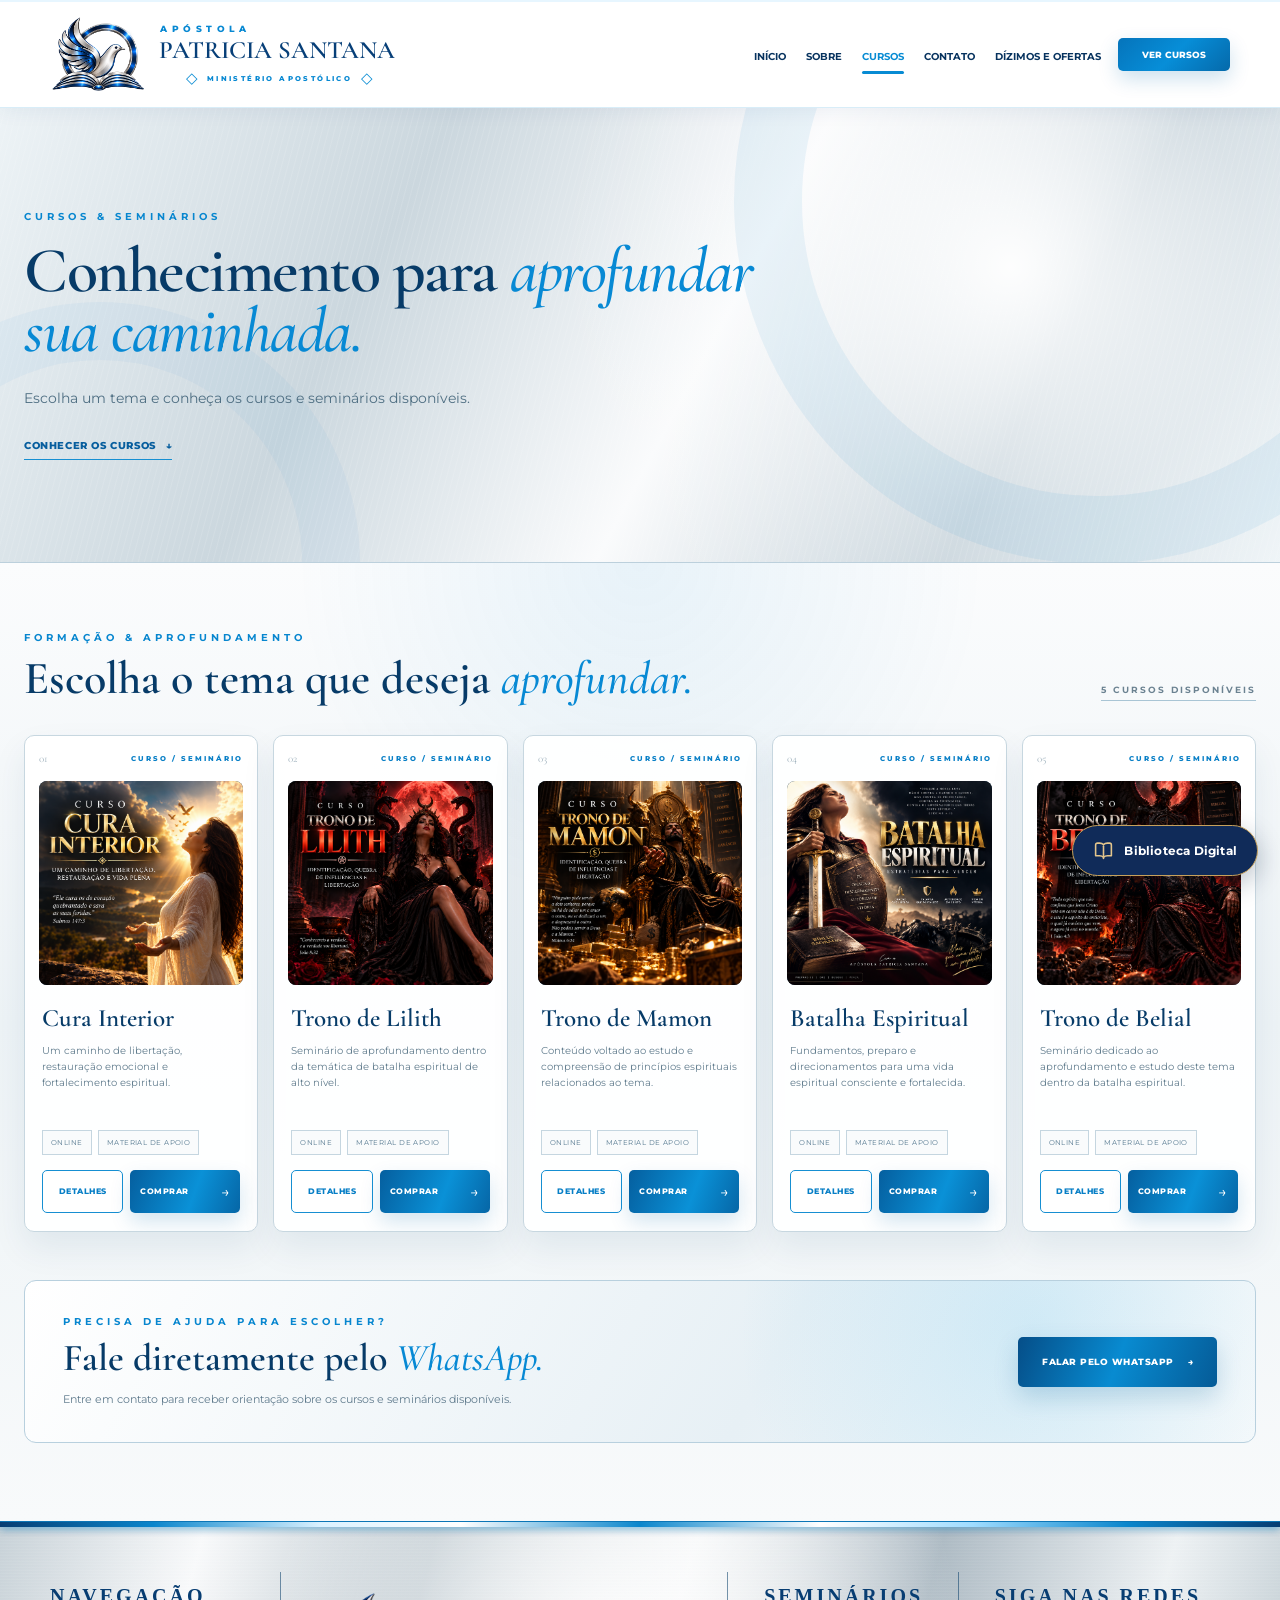
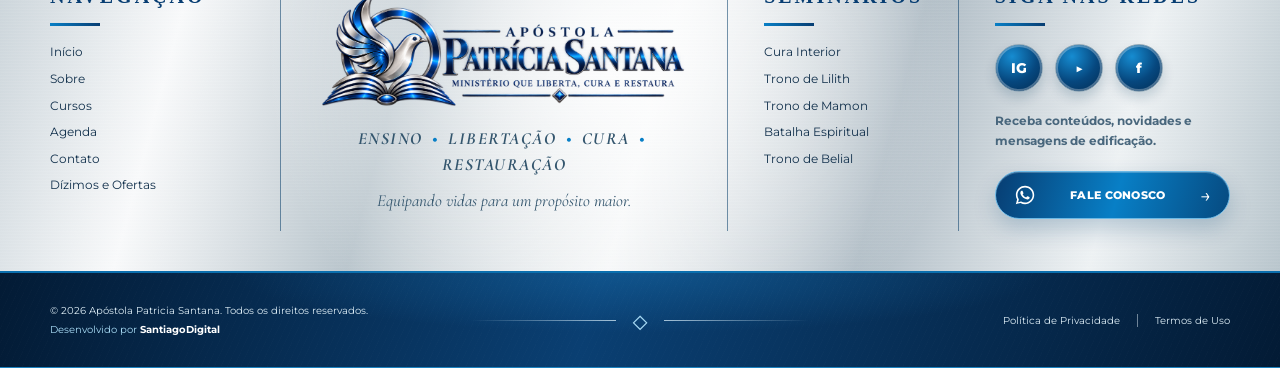
<file: cursos.html>
<!DOCTYPE html>
<html lang="pt-BR">

<head>

    <meta charset="UTF-8">

    <meta
        name="viewport"
        content="width=device-width, initial-scale=1.0"
    >

    <title>Cursos & Seminários | Apóstola Patricia Santana</title>

    <meta
        name="description"
        content="Conheça os cursos e seminários da Apóstola Patricia Santana."
    >


    <!-- FONTES -->

    <link rel="preconnect" href="https://fonts.googleapis.com">

    <link
        rel="preconnect"
        href="https://fonts.gstatic.com"
        crossorigin
    >

    <link
        href="https://fonts.googleapis.com/css2?family=Cormorant+Garamond:ital,wght@0,500;0,600;1,500;1,600&family=Montserrat:wght@400;500;600;700;800&display=swap"
        rel="stylesheet"
    >


    <!-- CSS -->

    <link
        rel="stylesheet"
        href="style.css"
    >

    <link
        rel="stylesheet"
        href="cursos.css?v=10"
    >

    <link
        rel="stylesheet"
        href="css/header.css?v=5"
    >

    <link
        rel="stylesheet"
        href="css/footer.css?v=6"
    >

</head>


<body>


<!-- =====================================================
     CABEÇALHO GLOBAL
====================================================== -->

<div id="site-header-slot"></div>


<!-- =====================================================
     PÁGINA CURSOS
====================================================== -->

<main class="pagina-cursos">


    <!-- =================================================
         HERO
    ================================================== -->

    <section class="cursos-hero">

        <div class="cursos-hero-luz"></div>

        <div class="cursos-wrap cursos-hero-conteudo">

            <p class="cursos-kicker">
                CURSOS &amp; SEMINÁRIOS
            </p>

            <h1>
                Conhecimento para
                <em>
                    aprofundar sua caminhada.
                </em>
            </h1>

            <p class="cursos-hero-texto">
                Escolha um tema e conheça os cursos e seminários disponíveis.
            </p>

            <a
                class="cursos-hero-link"
                href="#lista-cursos"
            >
                CONHECER OS CURSOS
                <span>↓</span>
            </a>

        </div>

    </section>


    <!-- =================================================
         CATÁLOGO
    ================================================== -->

    <section
        class="catalogo"
        id="lista-cursos"
    >

        <div class="cursos-wrap">


            <!-- CABEÇALHO -->

            <div class="catalogo-cabecalho">

                <div>

                    <p class="cursos-kicker">
                        FORMAÇÃO &amp; APROFUNDAMENTO
                    </p>

                    <h2>
                        Escolha o tema que deseja
                        <em>
                            aprofundar.
                        </em>
                    </h2>

                </div>

                <span class="catalogo-total">
                    5 CURSOS DISPONÍVEIS
                </span>

            </div>


            <!-- =================================================
                 CARDS
            ================================================== -->

            <div class="cursos-grid">


                <!-- =================================================
                     01 — CURA INTERIOR
                ================================================== -->

                <article class="curso-card">

                    <div class="curso-topo">

                        <span class="curso-numero">
                            01
                        </span>

                        <span class="curso-tipo">
                            CURSO / SEMINÁRIO
                        </span>

                    </div>


                    <div class="curso-imagem">

                        <img
                            src="cura-interior.png"
                            alt="Curso Cura Interior"
                        >

                    </div>


                    <div class="curso-conteudo">

                        <h2>
                            Cura Interior
                        </h2>

                        <p>
                            Um caminho de libertação, restauração emocional
                            e fortalecimento espiritual.
                        </p>


                        <div class="curso-tags">

                            <span>
                                ONLINE
                            </span>

                            <span>
                                MATERIAL DE APOIO
                            </span>

                        </div>


                        <div class="curso-acoes">

                            <a
                                class="curso-detalhes"
                                href="cura-interior.html"
                            >
                                DETALHES
                            </a>


                            <a
                                class="curso-comprar"
                                href="https://wa.me/5511987663744?text=Ol%C3%A1%21%20Gostaria%20de%20saber%20mais%20e%20comprar%20o%20curso%20Cura%20Interior."
                                target="_blank"
                                rel="noopener"
                            >
                                COMPRAR
                                <span>→</span>
                            </a>

                        </div>

                    </div>

                </article>


                <!-- =================================================
                     02 — TRONO DE LILITH
                ================================================== -->

                <article class="curso-card">

                    <div class="curso-topo">

                        <span class="curso-numero">
                            02
                        </span>

                        <span class="curso-tipo">
                            CURSO / SEMINÁRIO
                        </span>

                    </div>


                    <div class="curso-imagem">

                        <img
                            src="trono-lilith.png"
                            alt="Curso Trono de Lilith"
                        >

                    </div>


                    <div class="curso-conteudo">

                        <h2>
                            Trono de Lilith
                        </h2>

                        <p>
                            Seminário de aprofundamento dentro da temática
                            de batalha espiritual de alto nível.
                        </p>


                        <div class="curso-tags">

                            <span>
                                ONLINE
                            </span>

                            <span>
                                MATERIAL DE APOIO
                            </span>

                        </div>


                        <div class="curso-acoes">

                            <a
                                class="curso-detalhes"
                                href="trono-lilith.html"
                            >
                                DETALHES
                            </a>


                            <a
                                class="curso-comprar"
                                href="https://wa.me/5511987663744?text=Ol%C3%A1%21%20Gostaria%20de%20saber%20mais%20e%20comprar%20o%20curso%20Trono%20de%20Lilith."
                                target="_blank"
                                rel="noopener"
                            >
                                COMPRAR
                                <span>→</span>
                            </a>

                        </div>

                    </div>

                </article>


                <!-- =================================================
                     03 — TRONO DE MAMON
                ================================================== -->

                <article class="curso-card">

                    <div class="curso-topo">

                        <span class="curso-numero">
                            03
                        </span>

                        <span class="curso-tipo">
                            CURSO / SEMINÁRIO
                        </span>

                    </div>


                    <div class="curso-imagem">

                        <img
                            src="trono-mamon.png"
                            alt="Curso Trono de Mamon"
                        >

                    </div>


                    <div class="curso-conteudo">

                        <h2>
                            Trono de Mamon
                        </h2>

                        <p>
                            Conteúdo voltado ao estudo e compreensão
                            de princípios espirituais relacionados ao tema.
                        </p>


                        <div class="curso-tags">

                            <span>
                                ONLINE
                            </span>

                            <span>
                                MATERIAL DE APOIO
                            </span>

                        </div>


                        <div class="curso-acoes">

                            <a
                                class="curso-detalhes"
                                href="trono-mamon.html"
                            >
                                DETALHES
                            </a>


                            <a
                                class="curso-comprar"
                                href="https://wa.me/5511987663744?text=Ol%C3%A1%21%20Gostaria%20de%20saber%20mais%20e%20comprar%20o%20curso%20Trono%20de%20Mamon."
                                target="_blank"
                                rel="noopener"
                            >
                                COMPRAR
                                <span>→</span>
                            </a>

                        </div>

                    </div>

                </article>


                <!-- =================================================
                     04 — BATALHA ESPIRITUAL
                ================================================== -->

                <article class="curso-card">

                    <div class="curso-topo">

                        <span class="curso-numero">
                            04
                        </span>

                        <span class="curso-tipo">
                            CURSO / SEMINÁRIO
                        </span>

                    </div>


                    <div class="curso-imagem">

                        <img
                            src="batalha-espiritual.png"
                            alt="Curso Batalha Espiritual"
                        >

                    </div>


                    <div class="curso-conteudo">

                        <h2>
                            Batalha Espiritual
                        </h2>

                        <p>
                            Fundamentos, preparo e direcionamentos para uma
                            vida espiritual consciente e fortalecida.
                        </p>


                        <div class="curso-tags">

                            <span>
                                ONLINE
                            </span>

                            <span>
                                MATERIAL DE APOIO
                            </span>

                        </div>


                        <div class="curso-acoes">

                            <a
                                class="curso-detalhes"
                                href="batalha-espiritual.html"
                            >
                                DETALHES
                            </a>


                            <a
                                class="curso-comprar"
                                href="https://wa.me/5511987663744?text=Ol%C3%A1%21%20Gostaria%20de%20saber%20mais%20e%20comprar%20o%20curso%20Batalha%20Espiritual."
                                target="_blank"
                                rel="noopener"
                            >
                                COMPRAR
                                <span>→</span>
                            </a>

                        </div>

                    </div>

                </article>


                <!-- =================================================
                     05 — TRONO DE BELIAL
                ================================================== -->

                <article class="curso-card">

                    <div class="curso-topo">

                        <span class="curso-numero">
                            05
                        </span>

                        <span class="curso-tipo">
                            CURSO / SEMINÁRIO
                        </span>

                    </div>


                    <div class="curso-imagem">

                        <img
                            src="trono-belial.png"
                            alt="Curso Trono de Belial"
                        >

                    </div>


                    <div class="curso-conteudo">

                        <h2>
                            Trono de Belial
                        </h2>

                        <p>
                            Seminário dedicado ao aprofundamento e estudo
                            deste tema dentro da batalha espiritual.
                        </p>


                        <div class="curso-tags">

                            <span>
                                ONLINE
                            </span>

                            <span>
                                MATERIAL DE APOIO
                            </span>

                        </div>


                        <div class="curso-acoes">

                            <a
                                class="curso-detalhes"
                                href="trono-belial.html"
                            >
                                DETALHES
                            </a>


                            <a
                                class="curso-comprar"
                                href="https://wa.me/5511987663744?text=Ol%C3%A1%21%20Gostaria%20de%20saber%20mais%20e%20comprar%20o%20curso%20Trono%20de%20Belial."
                                target="_blank"
                                rel="noopener"
                            >
                                COMPRAR
                                <span>→</span>
                            </a>

                        </div>

                    </div>

                </article>


            </div>


            <!-- =================================================
                 AJUDA
            ================================================== -->

            <div class="cursos-ajuda">

                <div>

                    <p class="cursos-kicker">
                        PRECISA DE AJUDA PARA ESCOLHER?
                    </p>

                    <h2>
                        Fale diretamente pelo
                        <em>
                            WhatsApp.
                        </em>
                    </h2>

                    <p>
                        Entre em contato para receber orientação
                        sobre os cursos e seminários disponíveis.
                    </p>

                </div>


                <a
                    href="https://wa.me/5511987663744?text=Ol%C3%A1%21%20Gostaria%20de%20ajuda%20para%20escolher%20um%20curso%20ou%20semin%C3%A1rio."
                    target="_blank"
                    rel="noopener"
                >
                    FALAR PELO WHATSAPP
                    <span>→</span>
                </a>

            </div>


        </div>

    </section>


</main>


<!-- =====================================================
     RODAPÉ GLOBAL
====================================================== -->

<div id="site-footer-slot"></div>


<!-- =====================================================
     JAVASCRIPT
====================================================== -->

<script src="js/components.js?v=6"></script>


</body>

</html>
</file>
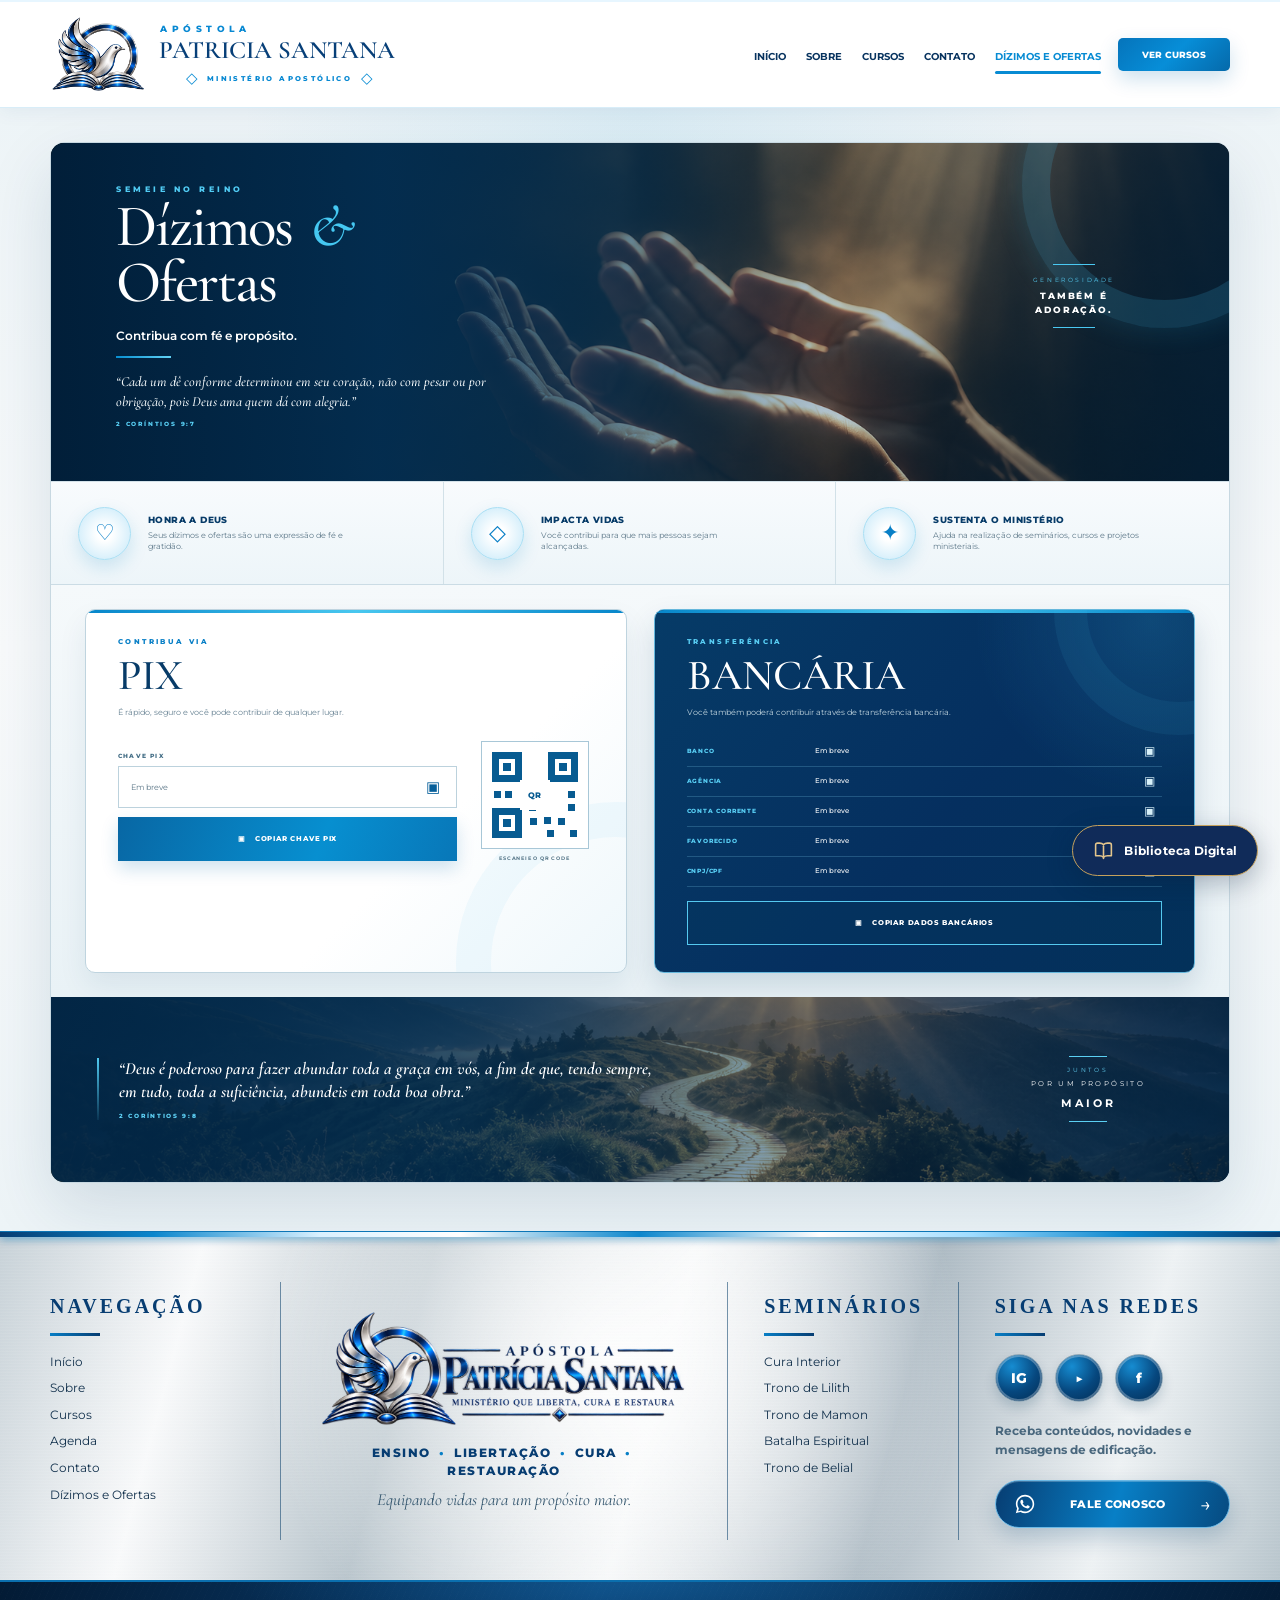
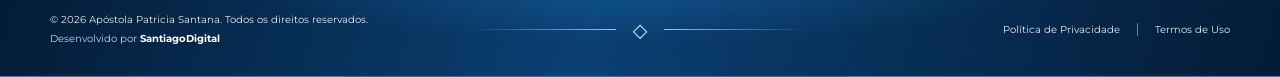
<file: ofertas.html>
<!DOCTYPE html>
<html lang="pt-BR">

<head>
    <meta charset="UTF-8">

    <meta
        name="viewport"
        content="width=device-width, initial-scale=1.0"
    >

    <title>
        Dízimos e Ofertas | Apóstola Patricia Santana
    </title>

    <meta
        name="description"
        content="Contribua com o Ministério Apóstola Patricia Santana através de dízimos e ofertas."
    >

    <!-- FONTES -->
    <link
        rel="preconnect"
        href="https://fonts.googleapis.com"
    >

    <link
        rel="preconnect"
        href="https://fonts.gstatic.com"
        crossorigin
    >

    <link
        href="https://fonts.googleapis.com/css2?family=Cormorant+Garamond:ital,wght@0,400;0,500;0,600;1,500;1,600&family=Montserrat:wght@400;500;600;700;800&display=swap"
        rel="stylesheet"
    >

    <!-- HEADER GLOBAL -->
    <link
        rel="stylesheet"
        href="css/header.css?v=8"
    >

    <!-- FOOTER GLOBAL -->
    <link
        rel="stylesheet"
        href="css/footer.css?v=8"
    >

    <!-- PÁGINA -->
    <link
        rel="stylesheet"
        href="ofertas.css?v=10"
    >
</head>


<body>

    <!-- ================================================
         CABEÇALHO GLOBAL
    ================================================= -->

    <div id="site-header-slot"></div>


    <!-- ================================================
         PÁGINA DÍZIMOS E OFERTAS
    ================================================= -->

    <main class="pagina-ofertas">

        <div class="ofertas-container">


            <!-- ========================================
                 HERO
            ========================================= -->

            <section class="ofertas-hero">

                <div class="ofertas-hero-foto"></div>

                <div class="ofertas-hero-overlay"></div>

                <div class="ofertas-hero-circulo"></div>


                <div class="ofertas-hero-conteudo">


                    <!-- TEXTO ESQUERDA -->

                    <div class="ofertas-hero-principal">

                        <p class="ofertas-kicker">
                            SEMEIE NO REINO
                        </p>

                        <h1>
                            Dízimos
                            <span>&amp;</span>
                            <strong>Ofertas</strong>
                        </h1>

                        <p class="ofertas-subtitulo">
                            Contribua com fé e propósito.
                        </p>

                        <span class="ofertas-linha"></span>


                        <blockquote>

                            “Cada um dê conforme determinou em seu coração,
                            não com pesar ou por obrigação, pois Deus ama
                            quem dá com alegria.”

                            <cite>
                                2 CORÍNTIOS 9:7
                            </cite>

                        </blockquote>

                    </div>


                    <!-- TEXTO DIREITA -->

                    <div class="ofertas-hero-mensagem">

                        <span></span>

                        <small>
                            GENEROSIDADE
                        </small>

                        <strong>
                            TAMBÉM É<br>
                            ADORAÇÃO.
                        </strong>

                        <i></i>

                    </div>

                </div>

            </section>


            <!-- ========================================
                 PROPÓSITOS
            ========================================= -->

            <section class="ofertas-propositos">


                <!-- 01 -->

                <article class="ofertas-proposito">

                    <div class="ofertas-proposito-icone">
                        ♡
                    </div>

                    <div>

                        <h2>
                            HONRA A DEUS
                        </h2>

                        <p>
                            Seus dízimos e ofertas são uma
                            expressão de fé e gratidão.
                        </p>

                    </div>

                </article>


                <!-- 02 -->

                <article class="ofertas-proposito">

                    <div class="ofertas-proposito-icone">
                        ◇
                    </div>

                    <div>

                        <h2>
                            IMPACTA VIDAS
                        </h2>

                        <p>
                            Você contribui para que mais
                            pessoas sejam alcançadas.
                        </p>

                    </div>

                </article>


                <!-- 03 -->

                <article class="ofertas-proposito">

                    <div class="ofertas-proposito-icone">
                        ✦
                    </div>

                    <div>

                        <h2>
                            SUSTENTA O MINISTÉRIO
                        </h2>

                        <p>
                            Ajuda na realização de seminários,
                            cursos e projetos ministeriais.
                        </p>

                    </div>

                </article>

            </section>


            <!-- ========================================
                 ÁREA DE CONTRIBUIÇÃO
            ========================================= -->

            <section class="ofertas-contribuicao">


                <!-- ====================================
                     PIX
                ===================================== -->

                <article class="ofertas-card ofertas-card-pix">

                    <div class="ofertas-card-barra"></div>


                    <p class="ofertas-card-kicker">
                        CONTRIBUA VIA
                    </p>

                    <h2>
                        PIX
                    </h2>

                    <p class="ofertas-card-texto">
                        É rápido, seguro e você pode
                        contribuir de qualquer lugar.
                    </p>


                    <div class="ofertas-pix-area">


                        <!-- DADOS PIX -->

                        <div class="ofertas-pix-dados">

                            <label>
                                CHAVE PIX
                            </label>

                            <div
                                class="ofertas-campo"
                                id="chavePix"
                            >
                                <span>
                                    Em breve
                                </span>

                                <button
                                    type="button"
                                    class="ofertas-copiar-mini"
                                    onclick="copiarPix()"
                                    aria-label="Copiar chave PIX"
                                >
                                    ▣
                                </button>

                            </div>


                            <button
                                type="button"
                                class="ofertas-botao ofertas-botao-pix"
                                onclick="copiarPix()"
                            >

                                <span>
                                    ▣
                                </span>

                                COPIAR CHAVE PIX

                            </button>


                            <p
                                class="ofertas-aviso"
                                id="avisoPix"
                            >
                                Chave PIX copiada.
                            </p>

                        </div>


                        <!-- QR -->

                        <div class="ofertas-qr">

                            <div class="ofertas-qr-box">

                                <div class="qr-canto qr-canto-1"></div>
                                <div class="qr-canto qr-canto-2"></div>
                                <div class="qr-canto qr-canto-3"></div>

                                <div class="qr-centro">
                                    QR
                                </div>

                                <span class="qr-ponto q1"></span>
                                <span class="qr-ponto q2"></span>
                                <span class="qr-ponto q3"></span>
                                <span class="qr-ponto q4"></span>
                                <span class="qr-ponto q5"></span>
                                <span class="qr-ponto q6"></span>
                                <span class="qr-ponto q7"></span>
                                <span class="qr-ponto q8"></span>
                                <span class="qr-ponto q9"></span>
                                <span class="qr-ponto q10"></span>

                            </div>

                            <small>
                                ESCANEIE O QR CODE
                            </small>

                        </div>

                    </div>

                </article>


                <!-- ====================================
                     TRANSFERÊNCIA
                ===================================== -->

                <article class="ofertas-card ofertas-card-banco">

                    <div class="ofertas-card-barra"></div>

                    <div class="ofertas-banco-decoracao"></div>


                    <div class="ofertas-banco-conteudo">

                        <p class="ofertas-card-kicker">
                            TRANSFERÊNCIA
                        </p>

                        <h2>
                            BANCÁRIA
                        </h2>

                        <p class="ofertas-card-texto">
                            Você também poderá contribuir
                            através de transferência bancária.
                        </p>


                        <div class="ofertas-dados-banco">


                            <div>

                                <span>
                                    BANCO
                                </span>

                                <strong>
                                    Em breve
                                </strong>

                                <button
                                    type="button"
                                    aria-label="Copiar banco"
                                >
                                    ▣
                                </button>

                            </div>


                            <div>

                                <span>
                                    AGÊNCIA
                                </span>

                                <strong>
                                    Em breve
                                </strong>

                                <button
                                    type="button"
                                    aria-label="Copiar agência"
                                >
                                    ▣
                                </button>

                            </div>


                            <div>

                                <span>
                                    CONTA CORRENTE
                                </span>

                                <strong>
                                    Em breve
                                </strong>

                                <button
                                    type="button"
                                    aria-label="Copiar conta"
                                >
                                    ▣
                                </button>

                            </div>


                            <div>

                                <span>
                                    FAVORECIDO
                                </span>

                                <strong>
                                    Em breve
                                </strong>

                                <button
                                    type="button"
                                    aria-label="Copiar favorecido"
                                >
                                    ▣
                                </button>

                            </div>


                            <div>

                                <span>
                                    CNPJ/CPF
                                </span>

                                <strong>
                                    Em breve
                                </strong>

                                <button
                                    type="button"
                                    aria-label="Copiar documento"
                                >
                                    ▣
                                </button>

                            </div>

                        </div>


                        <button
                            type="button"
                            class="ofertas-botao ofertas-botao-banco"
                            onclick="copiarDadosBanco()"
                        >

                            <span>
                                ▣
                            </span>

                            COPIAR DADOS BANCÁRIOS

                        </button>


                        <p
                            class="ofertas-aviso"
                            id="avisoBanco"
                        >
                            Dados bancários copiados.
                        </p>

                    </div>

                </article>

            </section>


            <!-- ========================================
                 BANNER FINAL
            ========================================= -->

            <section class="ofertas-banner-final">

                <div class="ofertas-banner-foto"></div>

                <div class="ofertas-banner-overlay"></div>


                <div class="ofertas-banner-conteudo">


                    <div class="ofertas-banner-versiculo">

                        <span class="ofertas-banner-linha"></span>

                        <blockquote>

                            “Deus é poderoso para fazer abundar
                            toda a graça em vós, a fim de que,
                            tendo sempre, em tudo, toda a suficiência,
                            abundeis em toda boa obra.”

                            <cite>
                                2 CORÍNTIOS 9:8
                            </cite>

                        </blockquote>

                    </div>


                    <div class="ofertas-banner-frase">

                        <span></span>

                        <small>
                            JUNTOS
                        </small>

                        <p>
                            POR UM PROPÓSITO
                        </p>

                        <strong>
                            MAIOR
                        </strong>

                        <i></i>

                    </div>

                </div>

            </section>


        </div>

    </main>


    <!-- ================================================
         RODAPÉ GLOBAL
    ================================================= -->

    <div id="site-footer-slot"></div>


    <!-- COMPONENTES GLOBAIS -->

    <script src="js/components.js?v=8"></script>


    <!-- ================================================
         FUNÇÕES DA PÁGINA
    ================================================= -->

    <script>

        function mostrarAviso(id) {

            const aviso = document.getElementById(id);

            if (!aviso) {
                return;
            }

            aviso.classList.add("ativo");

            setTimeout(function () {

                aviso.classList.remove("ativo");

            }, 2200);

        }


        function copiarPix() {

            const chavePix = "Em breve";

            if (navigator.clipboard) {

                navigator.clipboard.writeText(chavePix);

            }

            mostrarAviso("avisoPix");

        }


        function copiarDadosBanco() {

            const dados = [
                "Banco: Em breve",
                "Agência: Em breve",
                "Conta corrente: Em breve",
                "Favorecido: Em breve",
                "CNPJ/CPF: Em breve"
            ].join("\n");

            if (navigator.clipboard) {

                navigator.clipboard.writeText(dados);

            }

            mostrarAviso("avisoBanco");

        }

    </script>

</body>

</html>
</file>
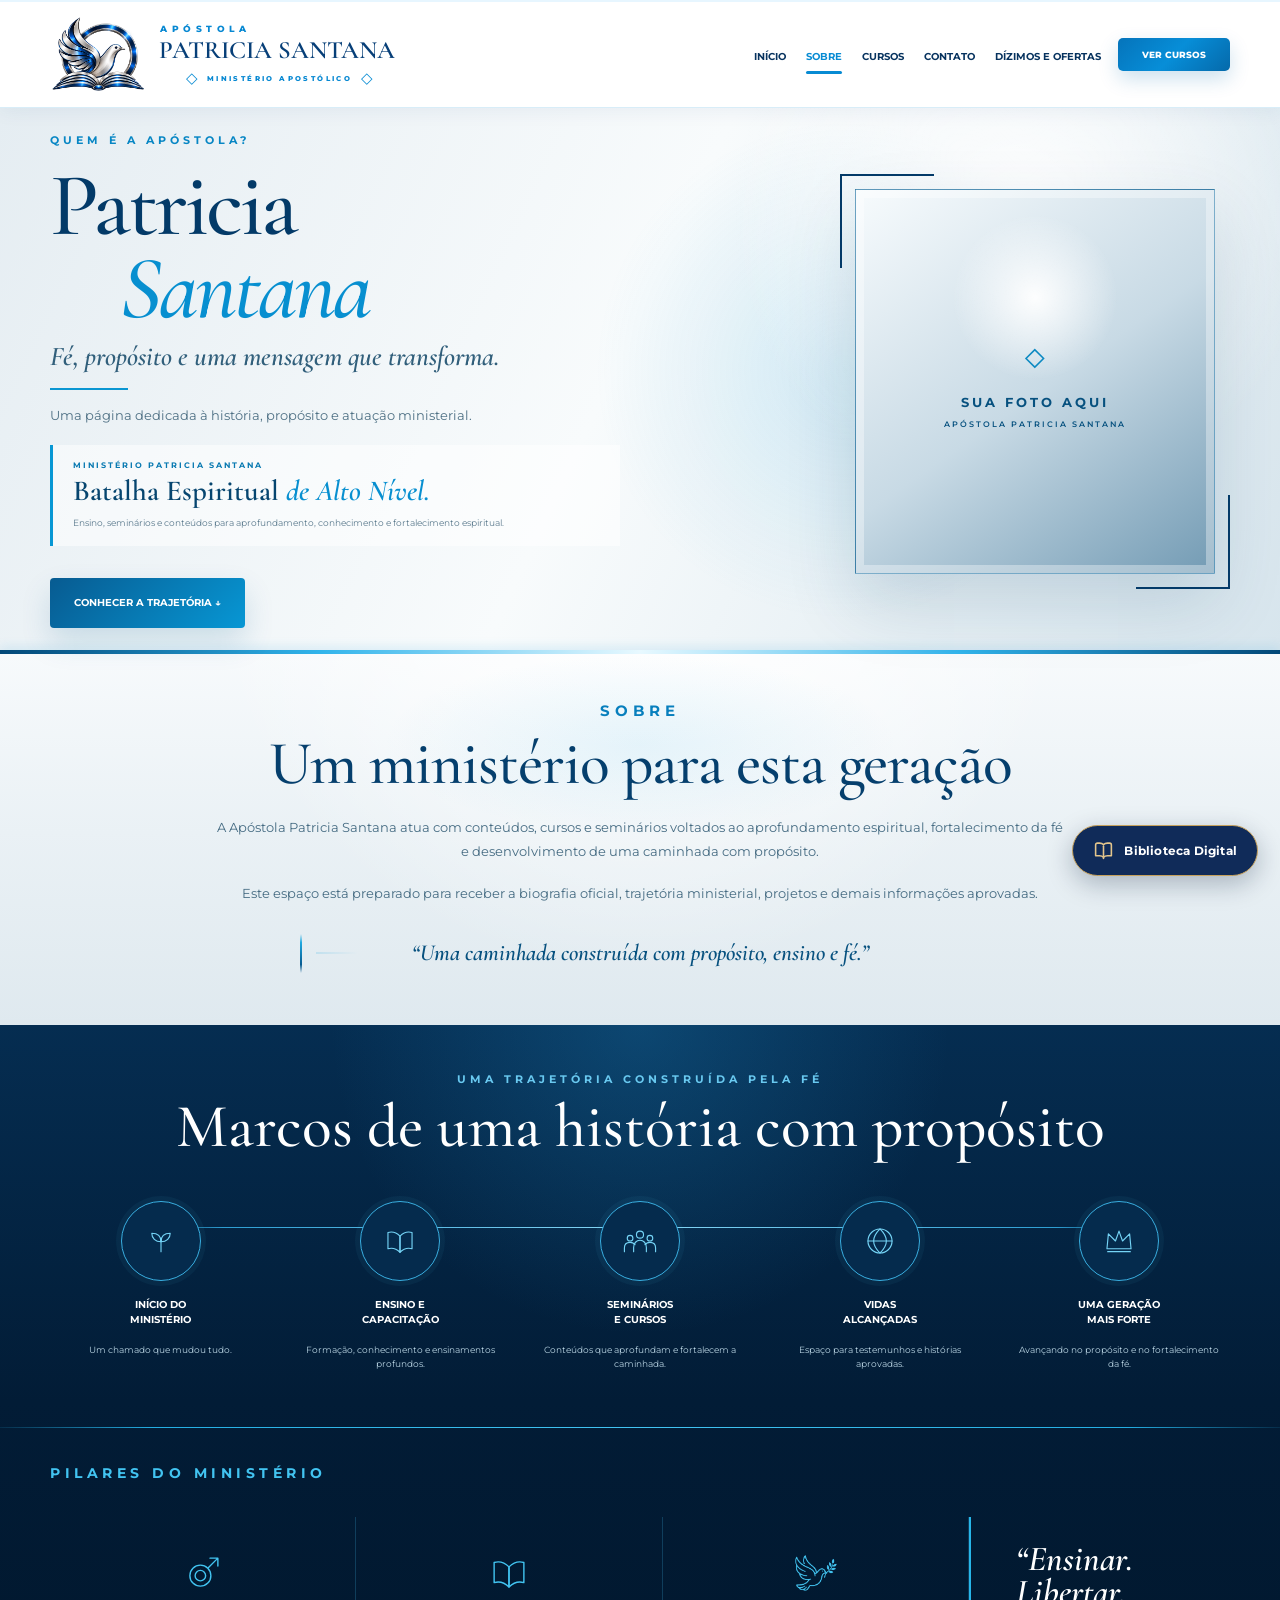
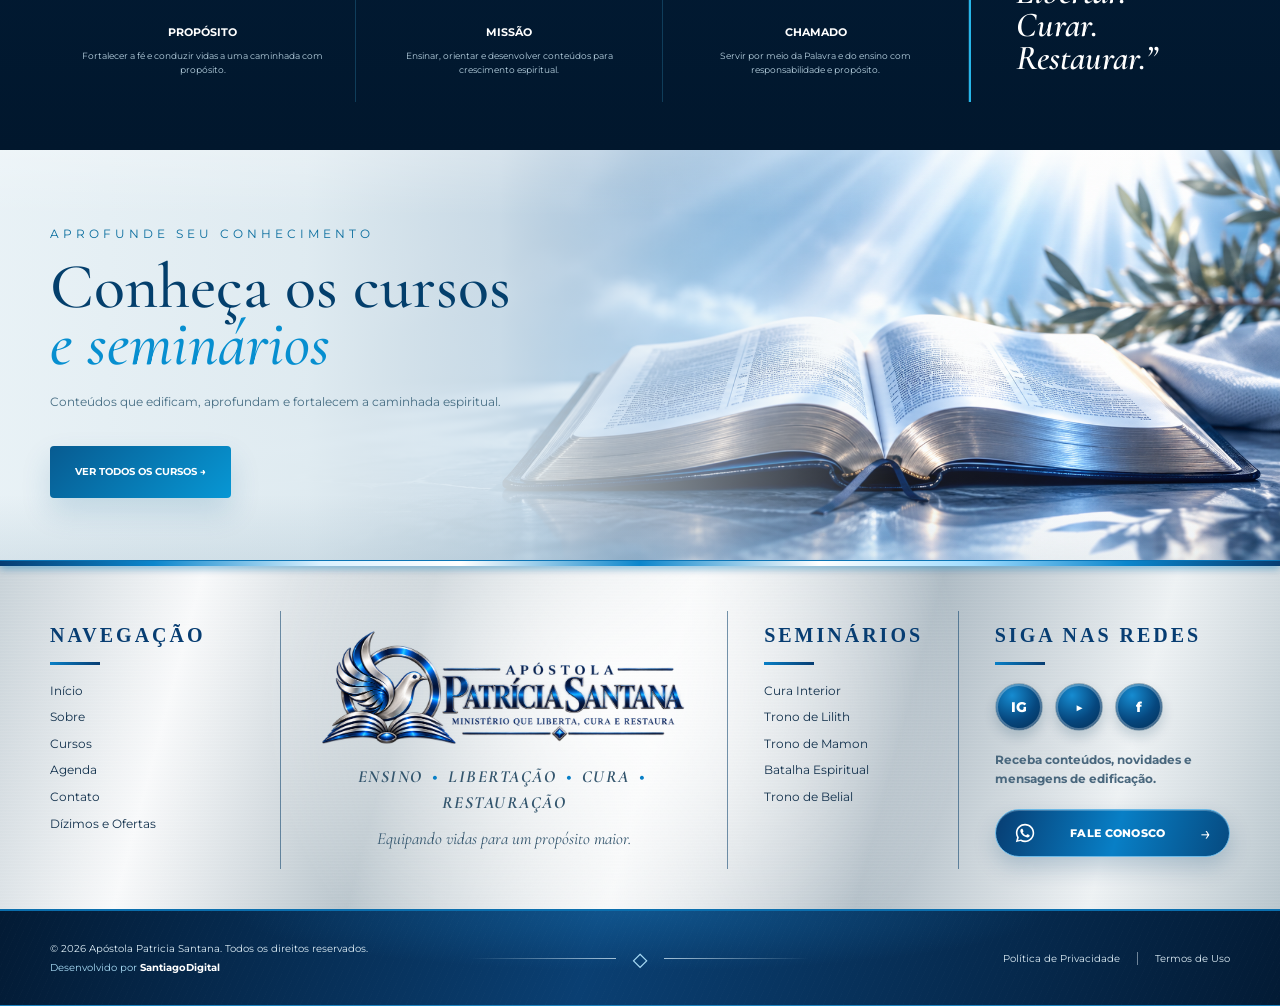
<file: sobre.html>
<!DOCTYPE html>
<html lang="pt-BR">

<head>
    <meta charset="UTF-8">

    <meta
        name="viewport"
        content="width=device-width, initial-scale=1.0"
    >

    <title>Sobre | Apóstola Patricia Santana</title>

    <!-- FONTES -->
    <link rel="preconnect" href="https://fonts.googleapis.com">

    <link
        rel="preconnect"
        href="https://fonts.gstatic.com"
        crossorigin
    >

    <link
        href="https://fonts.googleapis.com/css2?family=Cormorant+Garamond:ital,wght@0,500;0,600;1,600&family=Montserrat:wght@400;500;600;700;800&display=swap"
        rel="stylesheet"
    >


    <!-- CSS GLOBAL -->
    <link
        rel="stylesheet"
        href="style.css?v=17"
    >

    <link
        rel="stylesheet"
        href="css/header.css?v=5"
    >

    <link
        rel="stylesheet"
        href="css/footer.css?v=6"
    >


    <!-- CSS EXCLUSIVO DA PÁGINA SOBRE -->
    <link
        rel="stylesheet"
        href="sobre.css?v=9"
    >

</head>


<body>


<!-- =====================================================
     CABEÇALHO GLOBAL
====================================================== -->

<div id="site-header-slot"></div>


<!-- =====================================================
     PÁGINA SOBRE
====================================================== -->

<main class="pagina-sobre">


    <!-- =================================================
         1. BANNER PRINCIPAL
    ================================================== -->

    <section class="sobre-hero">

        <div class="sobre-wrap sobre-hero-grid">


            <div>

                <p class="sobre-kicker">
                    QUEM É A APÓSTOLA?
                </p>


                <h1 class="sobre-title">

                    Patricia

                    <em>
                        Santana
                    </em>

                </h1>


                <p class="sobre-hero-sub">
                    Fé, propósito e uma mensagem que transforma.
                </p>


                <span class="sobre-rule"></span>


                <p class="sobre-hero-desc">
                    Uma página dedicada à história, propósito e atuação ministerial.
                </p>


                <div class="sobre-ministerio">

                    <span>
                        MINISTÉRIO PATRICIA SANTANA
                    </span>

                    <strong>
                        Batalha Espiritual

                        <em>
                            de Alto Nível.
                        </em>
                    </strong>

                    <p>
                        Ensino, seminários e conteúdos para aprofundamento,
                        conhecimento e fortalecimento espiritual.
                    </p>

                </div>


                <a
                    class="sobre-btn"
                    href="#sobre"
                >
                    CONHECER A TRAJETÓRIA ↓
                </a>

            </div>


            <!-- FOTO -->

            <div class="sobre-photo">

                <div class="sobre-photo-frame">

                    <span class="diamond">
                        ◇
                    </span>

                    <strong>
                        SUA FOTO AQUI
                    </strong>

                    <small>
                        APÓSTOLA PATRICIA SANTANA
                    </small>

                </div>

            </div>


        </div>

    </section>


    <!-- =================================================
         2. SOBRE
    ================================================== -->

    <section
        class="sobre-intro"
        id="sobre"
    >

        <div class="sobre-wrap">


            <p class="sobre-kicker">
                SOBRE
            </p>


            <h2 class="sobre-title">
                Um ministério para esta geração
            </h2>


            <div class="sobre-intro-copy">

                <p>
                    A Apóstola Patricia Santana atua com conteúdos, cursos e seminários
                    voltados ao aprofundamento espiritual, fortalecimento da fé e
                    desenvolvimento de uma caminhada com propósito.
                </p>

                <p>
                    Este espaço está preparado para receber a biografia oficial,
                    trajetória ministerial, projetos e demais informações aprovadas.
                </p>

            </div>


            <blockquote class="sobre-quote">
                “Uma caminhada construída com propósito, ensino e fé.”
            </blockquote>


        </div>

    </section>


    <!-- =================================================
         3. TRAJETÓRIA
    ================================================== -->

    <section class="sobre-trajetoria">

        <div class="sobre-wrap">


            <p class="sobre-kicker">
                UMA TRAJETÓRIA CONSTRUÍDA PELA FÉ
            </p>


            <h2 class="sobre-title">
                Marcos de uma história com propósito
            </h2>


            <div class="marcos">


                <!-- 01 -->

                <article class="marco">

                    <div class="marco-icon">

                        <svg
                            viewBox="0 0 48 48"
                            aria-hidden="true"
                        >
                            <path d="M24 39V22"/>
                            <path d="M24 25C16 25 11 20 11 13c8 0 13 4 13 12Z"/>
                            <path d="M24 25c8 0 13-5 13-12-8 0-13 4-13 12Z"/>
                        </svg>

                    </div>

                    <h3>
                        INÍCIO DO
                        <br>
                        MINISTÉRIO
                    </h3>

                    <p>
                        Um chamado que mudou tudo.
                    </p>

                </article>


                <!-- 02 -->

                <article class="marco">

                    <div class="marco-icon">

                        <svg
                            viewBox="0 0 48 48"
                            aria-hidden="true"
                        >
                            <path d="M7 12c7-2 12 0 17 5v23c-5-5-10-7-17-5Z"/>
                            <path d="M41 12c-7-2-12 0-17 5v23c5-5 10-7 17-5Z"/>
                        </svg>

                    </div>

                    <h3>
                        ENSINO E
                        <br>
                        CAPACITAÇÃO
                    </h3>

                    <p>
                        Formação, conhecimento e ensinamentos profundos.
                    </p>

                </article>


                <!-- 03 -->

                <article class="marco">

                    <div class="marco-icon">

                        <svg
                            viewBox="0 0 48 48"
                            aria-hidden="true"
                        >
                            <circle cx="24" cy="15" r="5"/>
                            <circle cx="10" cy="20" r="4"/>
                            <circle cx="38" cy="20" r="4"/>

                            <path d="M15 39v-6c0-6 4-10 9-10s9 4 9 10v6"/>
                            <path d="M2 39v-5c0-5 3-8 8-8 3 0 5 1 7 3"/>
                            <path d="M46 39v-5c0-5-3-8-8-8-3 0-5 1-7 3"/>
                        </svg>

                    </div>

                    <h3>
                        SEMINÁRIOS
                        <br>
                        E CURSOS
                    </h3>

                    <p>
                        Conteúdos que aprofundam e fortalecem a caminhada.
                    </p>

                </article>


                <!-- 04 -->

                <article class="marco">

                    <div class="marco-icon">

                        <svg
                            viewBox="0 0 48 48"
                            aria-hidden="true"
                        >
                            <circle cx="24" cy="24" r="17"/>

                            <path
                                d="M7 24h34M24 7c6 6 9 11 9 17s-3 11-9 17c-6-6-9-11-9-17s3-11 9-17Z"
                            />
                        </svg>

                    </div>

                    <h3>
                        VIDAS
                        <br>
                        ALCANÇADAS
                    </h3>

                    <p>
                        Espaço para testemunhos e histórias aprovadas.
                    </p>

                </article>


                <!-- 05 -->

                <article class="marco">

                    <div class="marco-icon">

                        <svg
                            viewBox="0 0 48 48"
                            aria-hidden="true"
                        >
                            <path d="m7 35 2-21 10 10 5-14 5 14 10-10 2 21Z"/>
                            <path d="M8 39h32"/>
                        </svg>

                    </div>

                    <h3>
                        UMA GERAÇÃO
                        <br>
                        MAIS FORTE
                    </h3>

                    <p>
                        Avançando no propósito e no fortalecimento da fé.
                    </p>

                </article>


            </div>


            <!-- =================================================
                 PILARES DO MINISTÉRIO
            ================================================== -->

            <div class="pilares">


                <p class="sobre-kicker">
                    PILARES DO MINISTÉRIO
                </p>


                <div class="pilares-grid">


                    <!-- PROPÓSITO -->

                    <article class="pilar">

                        <div class="pilar-icon">

                            <svg
                                viewBox="0 0 48 48"
                                aria-hidden="true"
                            >
                                <circle cx="21" cy="27" r="12"/>
                                <circle cx="21" cy="27" r="6"/>
                                <path d="m30 18 11-11M32 7h9v9"/>
                            </svg>

                        </div>

                        <h3>
                            PROPÓSITO
                        </h3>

                        <p>
                            Fortalecer a fé e conduzir vidas a uma caminhada
                            com propósito.
                        </p>

                    </article>


                    <!-- MISSÃO -->

                    <article class="pilar">

                        <div class="pilar-icon">

                            <svg
                                viewBox="0 0 48 48"
                                aria-hidden="true"
                            >
                                <path d="M7 12c7-2 12 0 17 5v23c-5-5-10-7-17-5Z"/>
                                <path d="M41 12c-7-2-12 0-17 5v23c5-5 10-7 17-5Z"/>
                            </svg>

                        </div>

                        <h3>
                            MISSÃO
                        </h3>

                        <p>
                            Ensinar, orientar e desenvolver conteúdos para
                            crescimento espiritual.
                        </p>

                    </article>


                    <!-- CHAMADO -->

                    <article class="pilar">

                        <div class="pilar-icon">

                            <img
                                src="pomba.svg"
                                alt="Pomba - Chamado"
                            >

                        </div>

                        <h3>
                            CHAMADO
                        </h3>

                        <p>
                            Servir por meio da Palavra e do ensino com
                            responsabilidade e propósito.
                        </p>

                    </article>


                    <!-- FRASE -->

                    <div class="pilares-frase">

                        <p>
                            “Ensinar.
                            <br>
                            Libertar.
                            <br>
                            Curar.
                            <br>
                            Restaurar.”
                        </p>

                    </div>


                </div>

            </div>


        </div>

    </section>


    <!-- =================================================
         4. CURSOS
    ================================================== -->

    <section class="sobre-cursos">

        <div class="sobre-wrap sobre-cursos-grid">


            <div>

                <p class="sobre-kicker">
                    APROFUNDE SEU CONHECIMENTO
                </p>


                <h2 class="sobre-title">

                    Conheça os cursos

                    <em>
                        e seminários
                    </em>

                </h2>


                <p>
                    Conteúdos que edificam, aprofundam e fortalecem
                    a caminhada espiritual.
                </p>


                <a
                    class="sobre-btn"
                    href="cursos.html"
                >
                    VER TODOS OS CURSOS →
                </a>

            </div>


            <div class="sobre-bible">

                <img
                    src="biblia.png"
                    alt="Bíblia aberta"
                >

            </div>


        </div>

    </section>


</main>


<!-- =====================================================
     RODAPÉ GLOBAL
====================================================== -->

<div id="site-footer-slot"></div>


<!-- =====================================================
     COMPONENTES GLOBAIS
====================================================== -->

<script src="js/components.js?v=6"></script>


</body>

</html>
</file>
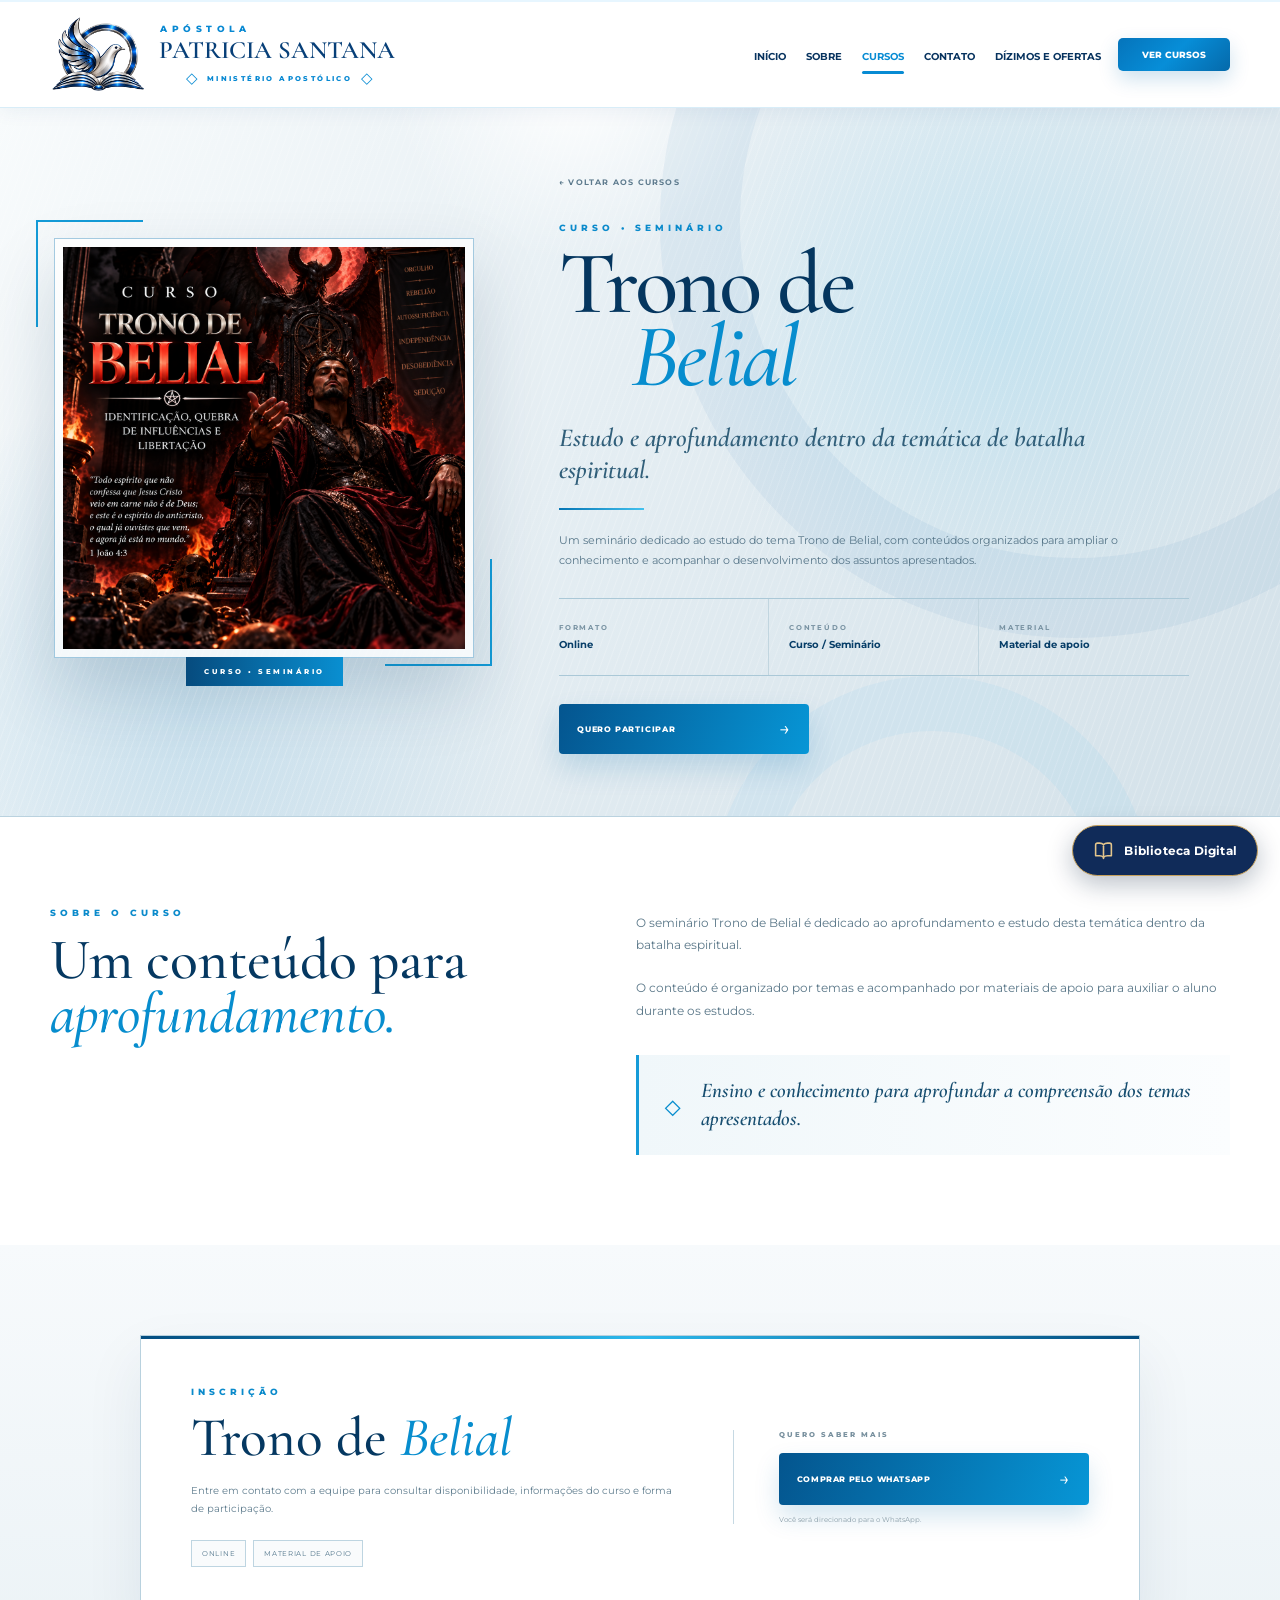
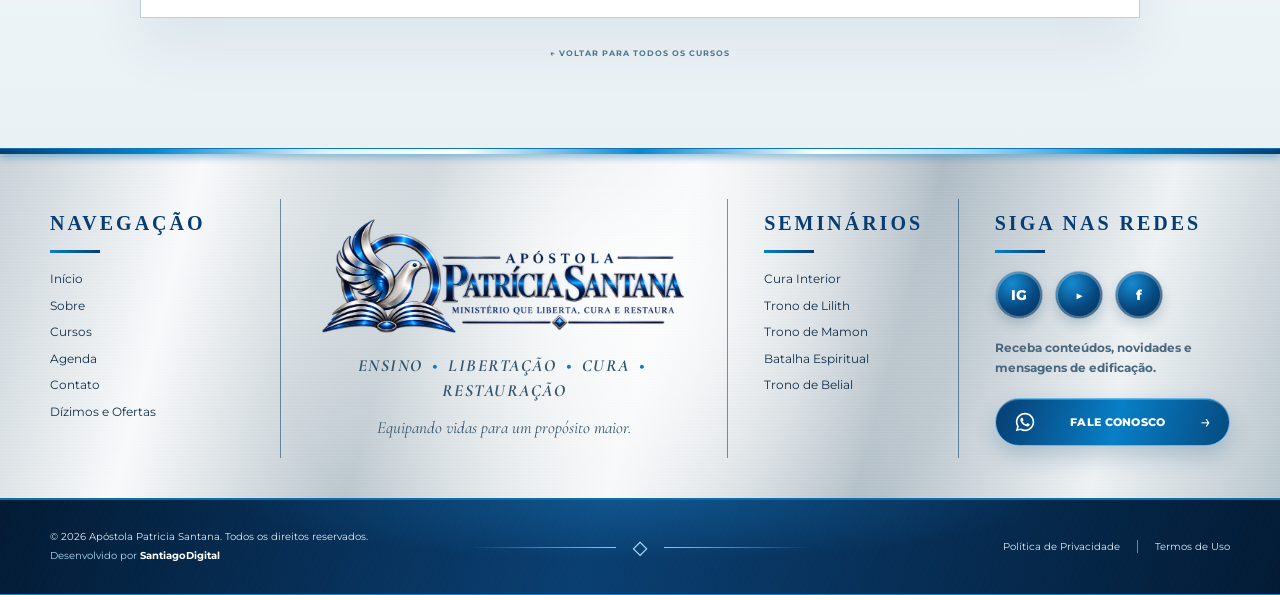
<file: trono-belial.html>
<!DOCTYPE html>
<html lang="pt-BR">

<head>
    <meta charset="UTF-8">
    <meta name="viewport" content="width=device-width, initial-scale=1.0">

    <title>Trono de Belial | Apóstola Patricia Santana</title>

    <meta
        name="description"
        content="Conheça o curso Trono de Belial da Apóstola Patricia Santana."
    >

    <link rel="preconnect" href="https://fonts.googleapis.com">
    <link rel="preconnect" href="https://fonts.gstatic.com" crossorigin>

    <link
        href="https://fonts.googleapis.com/css2?family=Cormorant+Garamond:ital,wght@0,500;0,600;1,500;1,600&family=Montserrat:wght@400;500;600;700;800&display=swap"
        rel="stylesheet"
    >

    <link rel="stylesheet" href="style.css">
    <link rel="stylesheet" href="css/header.css?v=5">
    <link rel="stylesheet" href="css/footer.css?v=6">
    <link rel="stylesheet" href="curso-detalhes.css?v=1">
</head>

<body>

<div id="site-header-slot"></div>

<main class="pagina-curso">

    <!-- HERO -->
    <section class="curso-hero-detalhes">

        <div class="curso-hero-brilho curso-hero-brilho-1"></div>
        <div class="curso-hero-brilho curso-hero-brilho-2"></div>

        <div class="curso-detalhes-wrap curso-hero-grid">

            <div class="curso-hero-imagem">

                <div class="curso-hero-imagem-moldura">
                    <img
                        src="trono-belial.png"
                        alt="Curso Trono de Belial"
                    >
                </div>

                <span class="curso-hero-imagem-legenda">
                    CURSO • SEMINÁRIO
                </span>

            </div>

            <div class="curso-hero-conteudo">

                <a class="curso-voltar-topo" href="cursos.html">
                    ← VOLTAR AOS CURSOS
                </a>

                <p class="curso-detalhes-kicker">
                    CURSO • SEMINÁRIO
                </p>

                <h1>
                    Trono de
                    <em>Belial</em>
                </h1>

                <p class="curso-hero-frase">
                    Estudo e aprofundamento dentro da temática
                    de batalha espiritual.
                </p>

                <div class="curso-hero-linha"></div>

                <p class="curso-hero-descricao">
                    Um seminário dedicado ao estudo do tema Trono de
                    Belial, com conteúdos organizados para ampliar o
                    conhecimento e acompanhar o desenvolvimento dos
                    assuntos apresentados.
                </p>

                <div class="curso-info-rapida">

                    <div>
                        <span>FORMATO</span>
                        <strong>Online</strong>
                    </div>

                    <div>
                        <span>CONTEÚDO</span>
                        <strong>Curso / Seminário</strong>
                    </div>

                    <div>
                        <span>MATERIAL</span>
                        <strong>Material de apoio</strong>
                    </div>

                </div>

                <a
                    class="curso-hero-cta"
                    href="https://wa.me/5511987663744?text=Ol%C3%A1%21%20Gostaria%20de%20saber%20mais%20sobre%20o%20curso%20Trono%20de%20Belial."
                    target="_blank"
                    rel="noopener"
                >
                    <span>QUERO PARTICIPAR</span>
                    <b>→</b>
                </a>

            </div>

        </div>

    </section>


    <!-- SOBRE -->
    <section class="curso-sobre">

        <div class="curso-detalhes-wrap curso-sobre-grid">

            <div class="curso-sobre-titulo">

                <p class="curso-detalhes-kicker">
                    SOBRE O CURSO
                </p>

                <h2>
                    Um conteúdo para
                    <em>aprofundamento.</em>
                </h2>

            </div>

            <div class="curso-sobre-texto">

                <p>
                    O seminário Trono de Belial é dedicado ao
                    aprofundamento e estudo desta temática dentro
                    da batalha espiritual.
                </p>

                <p>
                    O conteúdo é organizado por temas e acompanhado
                    por materiais de apoio para auxiliar o aluno
                    durante os estudos.
                </p>

                <div class="curso-frase-destaque">

                    <span>◇</span>

                    <p>
                        Ensino e conhecimento para aprofundar
                        a compreensão dos temas apresentados.
                    </p>

                </div>

            </div>

        </div>

    </section>


    <!-- INSCRIÇÃO -->
    <section class="curso-inscricao">

        <div class="curso-detalhes-wrap">

            <div class="curso-inscricao-card">

                <div class="curso-inscricao-texto">

                    <p class="curso-detalhes-kicker">
                        INSCRIÇÃO
                    </p>

                    <h2>
                        Trono de
                        <em>Belial</em>
                    </h2>

                    <p>
                        Entre em contato com a equipe para consultar
                        disponibilidade, informações do curso e forma
                        de participação.
                    </p>

                    <div class="curso-inscricao-tags">
                        <span>ONLINE</span>
                        <span>MATERIAL DE APOIO</span>
                    </div>

                </div>

                <div class="curso-inscricao-acao">

                    <p>QUERO SABER MAIS</p>

                    <a
                        href="https://wa.me/5511987663744?text=Ol%C3%A1%21%20Gostaria%20de%20saber%20mais%20e%20comprar%20o%20curso%20Trono%20de%20Belial."
                        target="_blank"
                        rel="noopener"
                    >
                        COMPRAR PELO WHATSAPP
                        <span>→</span>
                    </a>

                    <small>
                        Você será direcionado para o WhatsApp.
                    </small>

                </div>

            </div>

            <a class="curso-voltar-final" href="cursos.html">
                ← VOLTAR PARA TODOS OS CURSOS
            </a>

        </div>

    </section>

</main>

<div id="site-footer-slot"></div>

<script src="js/components.js?v=7"></script>

</body>
</html>
</file>
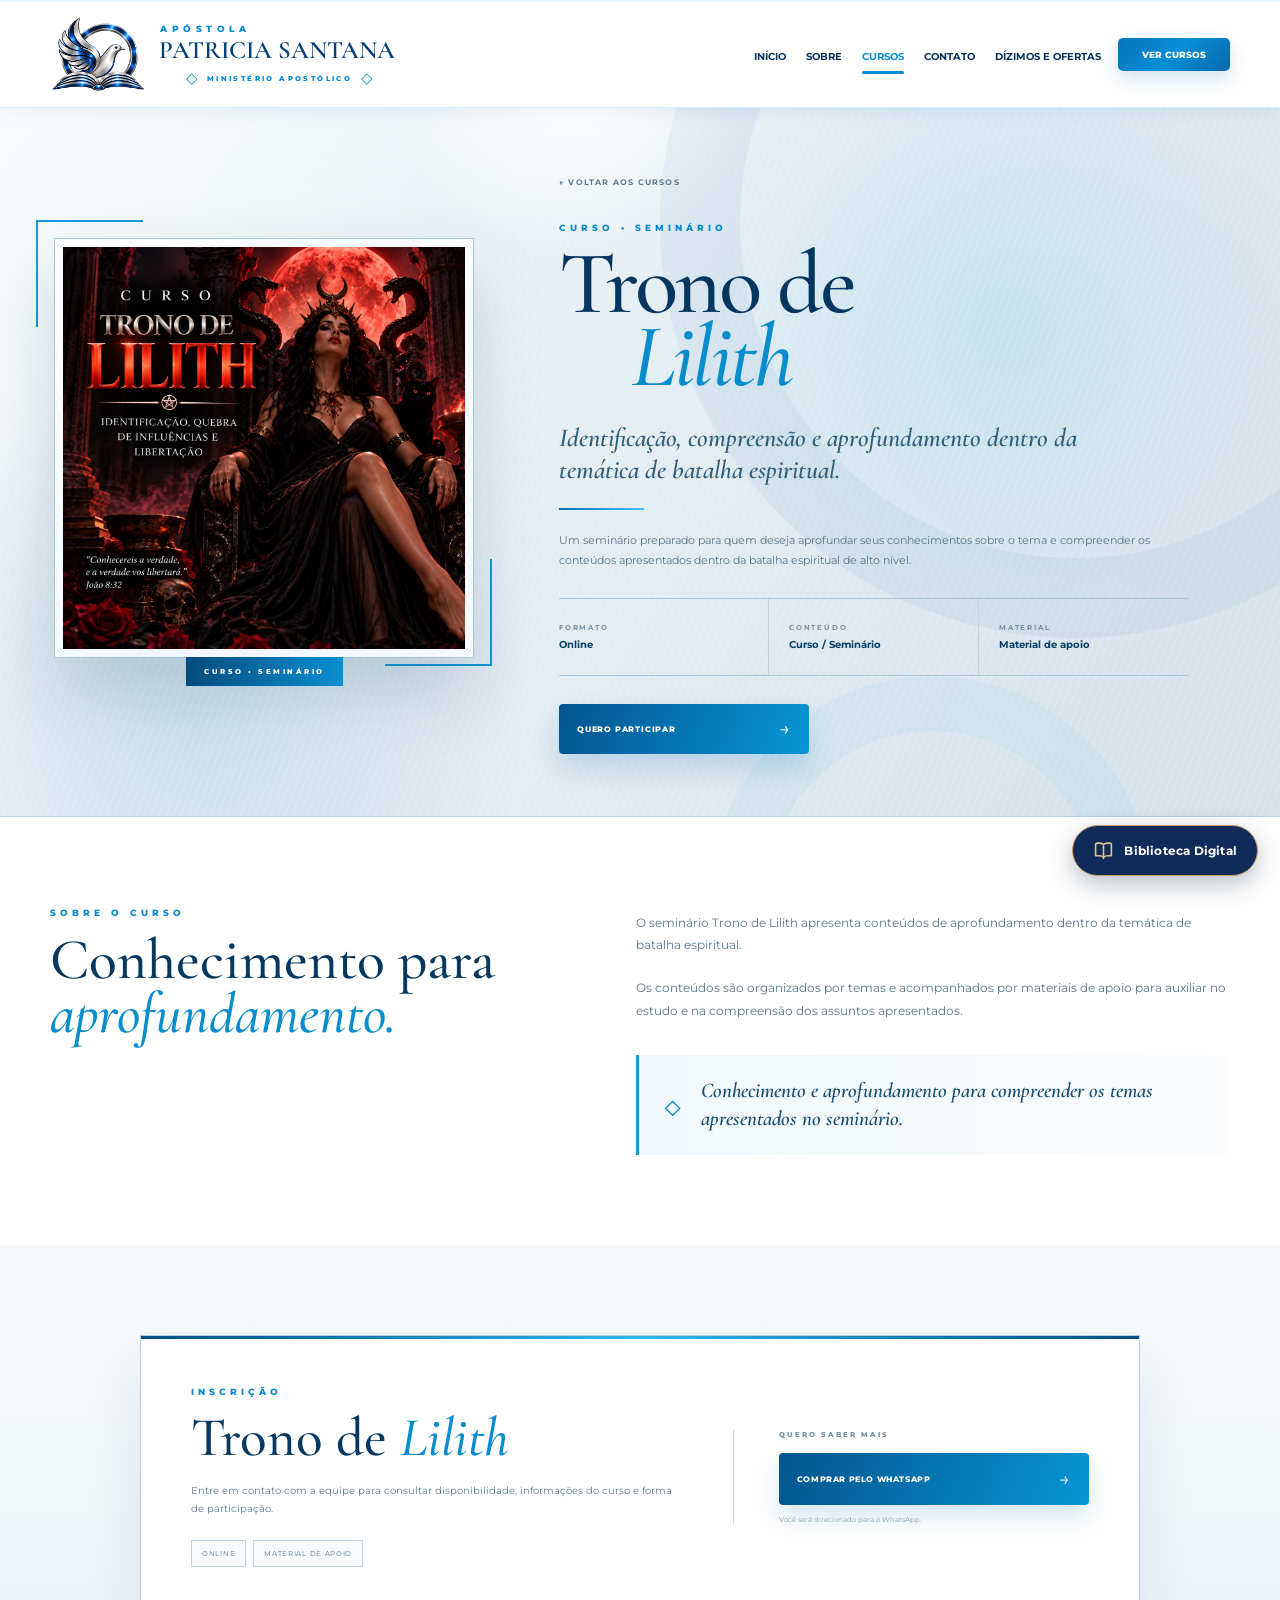
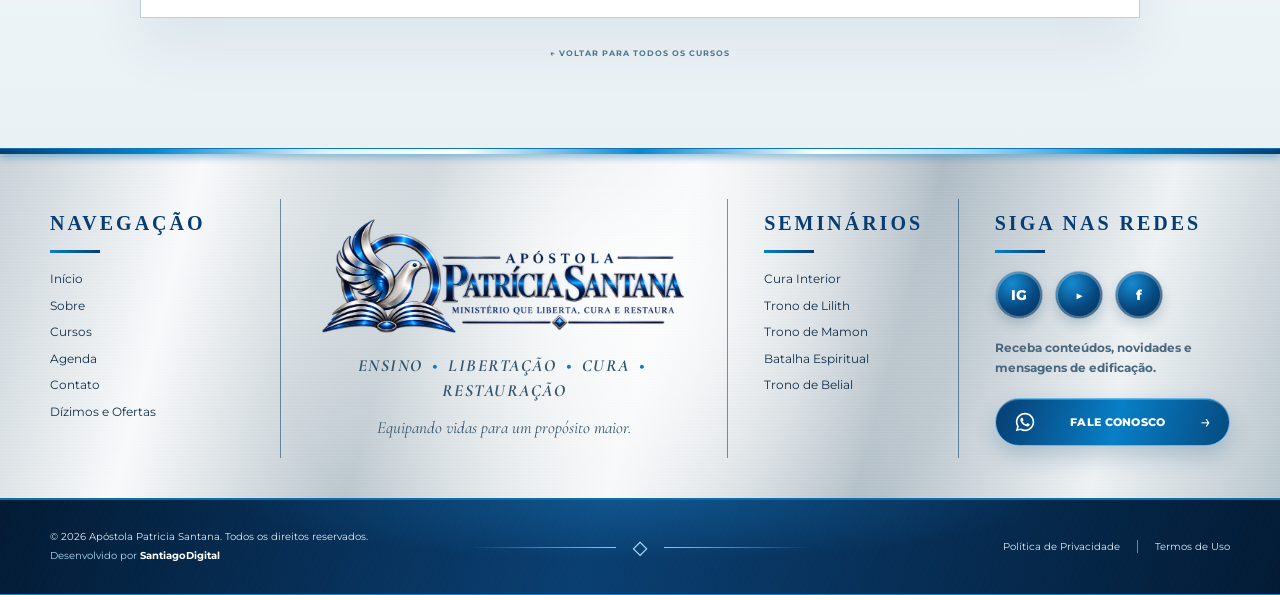
<file: trono-lilith.html>
<!DOCTYPE html>
<html lang="pt-BR">

<head>
    <meta charset="UTF-8">
    <meta name="viewport" content="width=device-width, initial-scale=1.0">

    <title>Trono de Lilith | Apóstola Patricia Santana</title>

    <meta
        name="description"
        content="Conheça o curso Trono de Lilith da Apóstola Patricia Santana."
    >

    <link rel="preconnect" href="https://fonts.googleapis.com">
    <link rel="preconnect" href="https://fonts.gstatic.com" crossorigin>

    <link
        href="https://fonts.googleapis.com/css2?family=Cormorant+Garamond:ital,wght@0,500;0,600;1,500;1,600&family=Montserrat:wght@400;500;600;700;800&display=swap"
        rel="stylesheet"
    >

    <link rel="stylesheet" href="style.css">
    <link rel="stylesheet" href="css/header.css?v=5">
    <link rel="stylesheet" href="css/footer.css?v=6">
    <link rel="stylesheet" href="curso-detalhes.css?v=1">
</head>

<body>

<div id="site-header-slot"></div>

<main class="pagina-curso">

    <!-- HERO -->
    <section class="curso-hero-detalhes">

        <div class="curso-hero-brilho curso-hero-brilho-1"></div>
        <div class="curso-hero-brilho curso-hero-brilho-2"></div>

        <div class="curso-detalhes-wrap curso-hero-grid">

            <div class="curso-hero-imagem">

                <div class="curso-hero-imagem-moldura">
                    <img
                        src="trono-lilith.png"
                        alt="Curso Trono de Lilith"
                    >
                </div>

                <span class="curso-hero-imagem-legenda">
                    CURSO • SEMINÁRIO
                </span>

            </div>

            <div class="curso-hero-conteudo">

                <a class="curso-voltar-topo" href="cursos.html">
                    ← VOLTAR AOS CURSOS
                </a>

                <p class="curso-detalhes-kicker">
                    CURSO • SEMINÁRIO
                </p>

                <h1>
                    Trono de
                    <em>Lilith</em>
                </h1>

                <p class="curso-hero-frase">
                    Identificação, compreensão e aprofundamento
                    dentro da temática de batalha espiritual.
                </p>

                <div class="curso-hero-linha"></div>

                <p class="curso-hero-descricao">
                    Um seminário preparado para quem deseja aprofundar
                    seus conhecimentos sobre o tema e compreender os
                    conteúdos apresentados dentro da batalha espiritual
                    de alto nível.
                </p>

                <div class="curso-info-rapida">

                    <div>
                        <span>FORMATO</span>
                        <strong>Online</strong>
                    </div>

                    <div>
                        <span>CONTEÚDO</span>
                        <strong>Curso / Seminário</strong>
                    </div>

                    <div>
                        <span>MATERIAL</span>
                        <strong>Material de apoio</strong>
                    </div>

                </div>

                <a
                    class="curso-hero-cta"
                    href="https://wa.me/5511987663744?text=Ol%C3%A1%21%20Gostaria%20de%20saber%20mais%20sobre%20o%20curso%20Trono%20de%20Lilith."
                    target="_blank"
                    rel="noopener"
                >
                    <span>QUERO PARTICIPAR</span>
                    <b>→</b>
                </a>

            </div>

        </div>

    </section>


    <!-- SOBRE -->
    <section class="curso-sobre">

        <div class="curso-detalhes-wrap curso-sobre-grid">

            <div class="curso-sobre-titulo">

                <p class="curso-detalhes-kicker">
                    SOBRE O CURSO
                </p>

                <h2>
                    Conhecimento para
                    <em>aprofundamento.</em>
                </h2>

            </div>

            <div class="curso-sobre-texto">

                <p>
                    O seminário Trono de Lilith apresenta conteúdos
                    de aprofundamento dentro da temática de batalha
                    espiritual.
                </p>

                <p>
                    Os conteúdos são organizados por temas e acompanhados
                    por materiais de apoio para auxiliar no estudo e na
                    compreensão dos assuntos apresentados.
                </p>

                <div class="curso-frase-destaque">

                    <span>◇</span>

                    <p>
                        Conhecimento e aprofundamento para compreender
                        os temas apresentados no seminário.
                    </p>

                </div>

            </div>

        </div>

    </section>


    <!-- INSCRIÇÃO -->
    <section class="curso-inscricao">

        <div class="curso-detalhes-wrap">

            <div class="curso-inscricao-card">

                <div class="curso-inscricao-texto">

                    <p class="curso-detalhes-kicker">
                        INSCRIÇÃO
                    </p>

                    <h2>
                        Trono de
                        <em>Lilith</em>
                    </h2>

                    <p>
                        Entre em contato com a equipe para consultar
                        disponibilidade, informações do curso e forma
                        de participação.
                    </p>

                    <div class="curso-inscricao-tags">
                        <span>ONLINE</span>
                        <span>MATERIAL DE APOIO</span>
                    </div>

                </div>

                <div class="curso-inscricao-acao">

                    <p>QUERO SABER MAIS</p>

                    <a
                        href="https://wa.me/5511987663744?text=Ol%C3%A1%21%20Gostaria%20de%20saber%20mais%20e%20comprar%20o%20curso%20Trono%20de%20Lilith."
                        target="_blank"
                        rel="noopener"
                    >
                        COMPRAR PELO WHATSAPP
                        <span>→</span>
                    </a>

                    <small>
                        Você será direcionado para o WhatsApp.
                    </small>

                </div>

            </div>

            <a class="curso-voltar-final" href="cursos.html">
                ← VOLTAR PARA TODOS OS CURSOS
            </a>

        </div>

    </section>

</main>

<div id="site-footer-slot"></div>

<script src="js/components.js?v=7"></script>

</body>
</html>
</file>
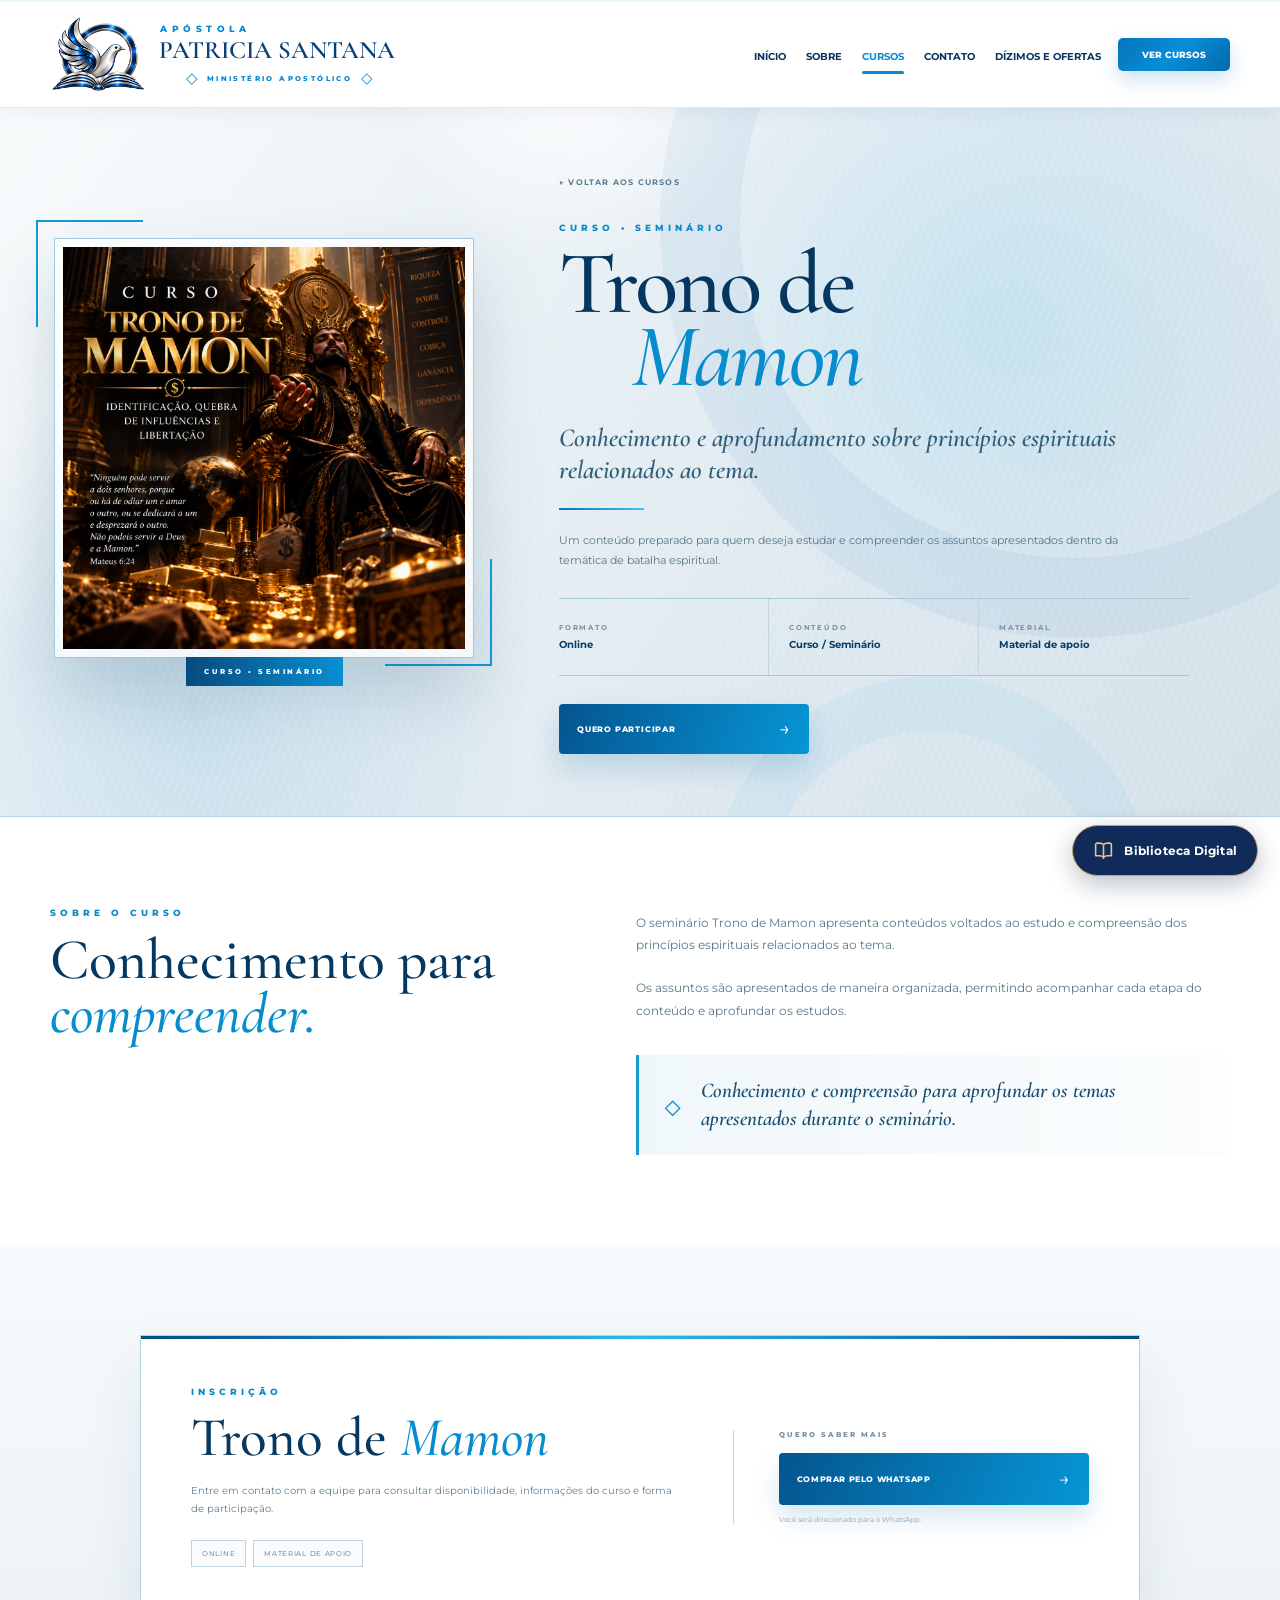
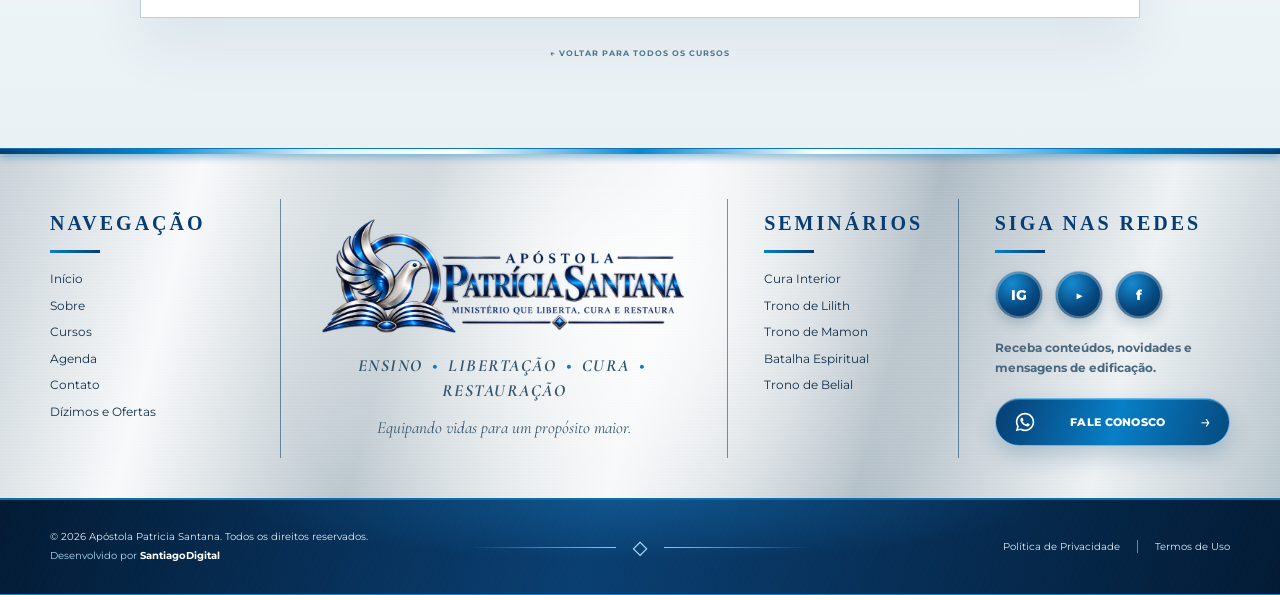
<file: trono-mamon.html>
<!DOCTYPE html>
<html lang="pt-BR">

<head>
    <meta charset="UTF-8">
    <meta name="viewport" content="width=device-width, initial-scale=1.0">

    <title>Trono de Mamon | Apóstola Patricia Santana</title>

    <meta
        name="description"
        content="Conheça o curso Trono de Mamon da Apóstola Patricia Santana."
    >

    <link rel="preconnect" href="https://fonts.googleapis.com">
    <link rel="preconnect" href="https://fonts.gstatic.com" crossorigin>

    <link
        href="https://fonts.googleapis.com/css2?family=Cormorant+Garamond:ital,wght@0,500;0,600;1,500;1,600&family=Montserrat:wght@400;500;600;700;800&display=swap"
        rel="stylesheet"
    >

    <link rel="stylesheet" href="style.css">
    <link rel="stylesheet" href="css/header.css?v=5">
    <link rel="stylesheet" href="css/footer.css?v=6">
    <link rel="stylesheet" href="curso-detalhes.css?v=1">
</head>

<body>

<div id="site-header-slot"></div>

<main class="pagina-curso">

    <!-- HERO -->
    <section class="curso-hero-detalhes">

        <div class="curso-hero-brilho curso-hero-brilho-1"></div>
        <div class="curso-hero-brilho curso-hero-brilho-2"></div>

        <div class="curso-detalhes-wrap curso-hero-grid">

            <div class="curso-hero-imagem">

                <div class="curso-hero-imagem-moldura">
                    <img
                        src="trono-mamon.png"
                        alt="Curso Trono de Mamon"
                    >
                </div>

                <span class="curso-hero-imagem-legenda">
                    CURSO • SEMINÁRIO
                </span>

            </div>

            <div class="curso-hero-conteudo">

                <a class="curso-voltar-topo" href="cursos.html">
                    ← VOLTAR AOS CURSOS
                </a>

                <p class="curso-detalhes-kicker">
                    CURSO • SEMINÁRIO
                </p>

                <h1>
                    Trono de
                    <em>Mamon</em>
                </h1>

                <p class="curso-hero-frase">
                    Conhecimento e aprofundamento sobre princípios
                    espirituais relacionados ao tema.
                </p>

                <div class="curso-hero-linha"></div>

                <p class="curso-hero-descricao">
                    Um conteúdo preparado para quem deseja estudar e
                    compreender os assuntos apresentados dentro da
                    temática de batalha espiritual.
                </p>

                <div class="curso-info-rapida">

                    <div>
                        <span>FORMATO</span>
                        <strong>Online</strong>
                    </div>

                    <div>
                        <span>CONTEÚDO</span>
                        <strong>Curso / Seminário</strong>
                    </div>

                    <div>
                        <span>MATERIAL</span>
                        <strong>Material de apoio</strong>
                    </div>

                </div>

                <a
                    class="curso-hero-cta"
                    href="https://wa.me/5511987663744?text=Ol%C3%A1%21%20Gostaria%20de%20saber%20mais%20sobre%20o%20curso%20Trono%20de%20Mamon."
                    target="_blank"
                    rel="noopener"
                >
                    <span>QUERO PARTICIPAR</span>
                    <b>→</b>
                </a>

            </div>

        </div>

    </section>


    <!-- SOBRE -->
    <section class="curso-sobre">

        <div class="curso-detalhes-wrap curso-sobre-grid">

            <div class="curso-sobre-titulo">

                <p class="curso-detalhes-kicker">
                    SOBRE O CURSO
                </p>

                <h2>
                    Conhecimento para
                    <em>compreender.</em>
                </h2>

            </div>

            <div class="curso-sobre-texto">

                <p>
                    O seminário Trono de Mamon apresenta conteúdos
                    voltados ao estudo e compreensão dos princípios
                    espirituais relacionados ao tema.
                </p>

                <p>
                    Os assuntos são apresentados de maneira organizada,
                    permitindo acompanhar cada etapa do conteúdo e
                    aprofundar os estudos.
                </p>

                <div class="curso-frase-destaque">

                    <span>◇</span>

                    <p>
                        Conhecimento e compreensão para aprofundar
                        os temas apresentados durante o seminário.
                    </p>

                </div>

            </div>

        </div>

    </section>


    <!-- INSCRIÇÃO -->
    <section class="curso-inscricao">

        <div class="curso-detalhes-wrap">

            <div class="curso-inscricao-card">

                <div class="curso-inscricao-texto">

                    <p class="curso-detalhes-kicker">
                        INSCRIÇÃO
                    </p>

                    <h2>
                        Trono de
                        <em>Mamon</em>
                    </h2>

                    <p>
                        Entre em contato com a equipe para consultar
                        disponibilidade, informações do curso e forma
                        de participação.
                    </p>

                    <div class="curso-inscricao-tags">
                        <span>ONLINE</span>
                        <span>MATERIAL DE APOIO</span>
                    </div>

                </div>

                <div class="curso-inscricao-acao">

                    <p>QUERO SABER MAIS</p>

                    <a
                        href="https://wa.me/5511987663744?text=Ol%C3%A1%21%20Gostaria%20de%20saber%20mais%20e%20comprar%20o%20curso%20Trono%20de%20Mamon."
                        target="_blank"
                        rel="noopener"
                    >
                        COMPRAR PELO WHATSAPP
                        <span>→</span>
                    </a>

                    <small>
                        Você será direcionado para o WhatsApp.
                    </small>

                </div>

            </div>

            <a class="curso-voltar-final" href="cursos.html">
                ← VOLTAR PARA TODOS OS CURSOS
            </a>

        </div>

    </section>

</main>

<div id="site-footer-slot"></div>

<script src="js/components.js?v=7"></script>

</body>
</html>
</file>
<file: style.css>
/* =========================================================
   APÓSTOLA PATRICIA SANTANA
   SITE AZUL + PRATA METÁLICO
   CSS COMPLETO DA HOME
========================================================= */

/* =========================================================
   VARIÁVEIS / RESET
========================================================= */

:root {
    --navy: #052f5f;
    --navy-dark: #031d3b;
    --blue: #087fc6;
    --blue-light: #38ace8;
    --silver: #d9e2e8;
    --silver-light: #f5f8fa;
    --text: #19364f;
    --muted: #61788b;
    --line: #c8d5dd;
    --white: #ffffff;
}

* {
    margin: 0;
    padding: 0;
    box-sizing: border-box;
}

html {
    scroll-behavior: smooth;
}

body {
    margin: 0;
    font-family: "Montserrat", Arial, sans-serif;
    color: var(--text);
    background: #ffffff;
    overflow-x: hidden;
}

img {
    display: block;
    max-width: 100%;
}

a {
    color: inherit;
    text-decoration: none;
}

button,
input,
textarea,
select {
    font: inherit;
}

.wrap {
    width: min(1180px, calc(100% - 48px));
    margin: 0 auto;
}


/* =========================================================
   CABEÇALHO
========================================================= */

.header {
    position: sticky;
    top: 0;
    z-index: 1000;
    width: 100%;
    background:
        linear-gradient(
            90deg,
            #ffffff 0%,
            #ffffff 56%,
            #f4f8fb 100%
        );
    border-bottom: 1px solid #d8e2e9;
    box-shadow: 0 5px 22px rgba(4, 46, 87, 0.05);
}

.navwrap {
    min-height: 98px;
    display: flex;
    align-items: center;
    gap: 28px;
}

.brand {
    display: flex;
    align-items: center;
    gap: 13px;
    flex-shrink: 0;
}

.brand img {
    width: 92px;
    height: 78px;
    object-fit: contain;
}

.brand span {
    display: flex;
    flex-direction: column;
    justify-content: center;
}

.brand strong {
    font-family: Georgia, "Times New Roman", serif;
    font-size: 17px;
    line-height: 1;
    letter-spacing: 1px;
    color: #073f78;
    white-space: nowrap;
}

.brand small {
    margin-top: 8px;
    color: #087fc6;
    font-size: 9px;
    font-weight: 700;
    letter-spacing: 4px;
    line-height: 1;
    white-space: nowrap;
}

.header nav {
    margin-left: auto;
    display: flex;
    align-items: center;
    gap: 30px;
}

.header nav a {
    position: relative;
    padding: 39px 0 35px;
    color: #061f38;
    font-size: 11px;
    font-weight: 700;
    white-space: nowrap;
}

.header nav a::after {
    content: "";
    position: absolute;
    left: 50%;
    bottom: 22px;
    width: 0;
    height: 2px;
    background: #0787d4;
    transform: translateX(-50%);
    transition: width 0.25s ease;
}

.header nav a:hover::after,
.header nav a.active::after {
    width: 100%;
}

.header nav a:hover,
.header nav a.active {
    color: #087fc6;
}

.topbtn {
    flex-shrink: 0;
    min-width: 140px;
    padding: 13px 15px;
    border-radius: 6px;
    background:
        linear-gradient(
            135deg,
            #056cae 0%,
            #0b8bd3 55%,
            #056aa9 100%
        );
    color: #ffffff;
    text-align: center;
    font-size: 12px;
    font-weight: 700;
    box-shadow: 0 10px 24px rgba(5, 105, 170, 0.22);
    transition: 0.25s ease;
}

.topbtn:hover {
    transform: translateY(-2px);
    box-shadow: 0 14px 28px rgba(5, 105, 170, 0.3);
}

.menu {
    display: none;
    border: 0;
    background: transparent;
    color: #073f78;
    font-size: 27px;
    cursor: pointer;
}


/* =========================================================
   ELEMENTOS GERAIS
========================================================= */

.eyebrow {
    margin-bottom: 18px;
    color: #087fc6;
    font-size: 11px;
    font-weight: 800;
    letter-spacing: 4px;
    text-transform: uppercase;
}

.eyebrow.light {
    color: #5bc4ff;
}

.btn {
    display: inline-flex;
    align-items: center;
    justify-content: center;
    min-height: 50px;
    padding: 0 27px;
    border-radius: 5px;
    font-size: 11px;
    font-weight: 800;
    letter-spacing: 0.6px;
    transition: 0.25s ease;
}

.btn.primary {
    color: #ffffff;
    background:
        linear-gradient(
            135deg,
            #034e8c,
            #078bd3 55%,
            #034e8c
        );
    box-shadow: 0 10px 25px rgba(2, 75, 135, 0.22);
}

.btn.primary:hover {
    transform: translateY(-2px);
    box-shadow: 0 14px 28px rgba(2, 75, 135, 0.3);
}

.btn.secondary {
    color: #073f78;
    border: 1px solid #9eb5c5;
    background: rgba(255, 255, 255, 0.55);
}

.btn.secondary:hover {
    border-color: #087fc6;
    background: #ffffff;
}

.btn.white {
    color: #073f78;
    background: #ffffff;
    box-shadow: 0 10px 28px rgba(0, 0, 0, 0.13);
}


/* =========================================================
   HERO
========================================================= */

.hero {
    position: relative;
    overflow: hidden;
    padding: 105px 0 92px;

    background:
        radial-gradient(
            circle at 80% 24%,
            rgba(255, 255, 255, 0.95) 0,
            rgba(255, 255, 255, 0.3) 22%,
            transparent 43%
        ),
        linear-gradient(
            118deg,
            #edf2f5 0%,
            #cbd5dc 29%,
            #f9fafb 53%,
            #bcc9d2 77%,
            #edf3f6 100%
        );
}

.hero::before {
    content: "";
    position: absolute;
    inset: 0;
    opacity: 0.25;
    pointer-events: none;
    background:
        repeating-linear-gradient(
            105deg,
            transparent 0,
            transparent 4px,
            rgba(255,255,255,0.4) 5px,
            transparent 6px
        );
}

.hero::after {
    content: "";
    position: absolute;
    width: 620px;
    height: 620px;
    right: -270px;
    top: -260px;
    border: 75px solid rgba(4, 111, 180, 0.08);
    border-radius: 50%;
}

.hero-grid {
    position: relative;
    z-index: 2;
    display: grid;
    grid-template-columns: 1.05fr 0.95fr;
    align-items: center;
    gap: 85px;
}

.hero h1 {
    max-width: 690px;
    color: #07375f;
    font-family: "Cormorant Garamond", Georgia, serif;
    font-size: clamp(52px, 5vw, 78px);
    font-weight: 600;
    line-height: 0.93;
    letter-spacing: -2px;
}

.hero h1 em {
    color: #0786d1;
    font-weight: 500;
}

.lead {
    max-width: 600px;
    margin-top: 28px;
    color: #536f82;
    font-size: 15px;
    line-height: 1.9;
}

.actions {
    display: flex;
    flex-wrap: wrap;
    gap: 13px;
    margin-top: 34px;
}

.hero-tags {
    display: flex;
    flex-wrap: wrap;
    gap: 26px;
    margin-top: 46px;
    padding-top: 25px;
    border-top: 1px solid rgba(7, 63, 120, 0.18);
}

.hero-tags span {
    color: #0786d1;
    font-family: Georgia, serif;
    font-size: 14px;
}

.hero-tags b {
    margin-left: 7px;
    color: #19364f;
    font-family: "Montserrat", sans-serif;
    font-size: 13px;
    letter-spacing: 0.5px;
}

.hero-art {
    position: relative;
    min-height: 520px;
    display: flex;
    align-items: center;
    justify-content: center;
}

.chrome {
    position: relative;
    width: min(420px, 100%);
    padding: 10px;
    border-radius: 210px 210px 22px 22px;
    background:
        linear-gradient(
            135deg,
            #ffffff 0%,
            #8f9ca5 16%,
            #ffffff 31%,
            #057fc7 46%,
            #dce4e9 62%,
            #ffffff 78%,
            #537181 100%
        );
    box-shadow:
        0 28px 50px rgba(5, 42, 72, 0.18),
        0 0 0 1px rgba(6, 72, 120, 0.18);
}

.photo {
    height: 500px;
    border-radius: 200px 200px 15px 15px;
    display: flex;
    flex-direction: column;
    align-items: center;
    justify-content: center;
    overflow: hidden;

    background:
        radial-gradient(
            circle at 50% 25%,
            #ffffff 0%,
            #edf2f5 30%,
            #aab8c2 72%,
            #708592 100%
        );
}

.photo span {
    color: rgba(5, 66, 112, 0.26);
    font-family: "Cormorant Garamond", Georgia, serif;
    font-size: 100px;
    font-weight: 600;
}

.photo small {
    color: #456478;
    font-size: 9px;
    font-weight: 800;
    letter-spacing: 3px;
}

.floating {
    position: absolute;
    right: -15px;
    bottom: 45px;
    min-width: 245px;
    padding: 20px 25px;
    border: 1px solid rgba(255,255,255,0.75);
    border-radius: 8px;
    background:
        linear-gradient(
            135deg,
            rgba(255,255,255,0.94),
            rgba(213,226,235,0.94)
        );
    box-shadow: 0 18px 38px rgba(5, 49, 84, 0.18);
}

.floating small {
    display: block;
    margin-bottom: 7px;
    color: #0786d1;
    font-size: 9px;
    font-weight: 800;
    letter-spacing: 2px;
}

.floating strong {
    color: #073f78;
    font-family: Georgia, serif;
    font-size: 18px;
    line-height: 1.25;
}


/* =========================================================
   TRAJETÓRIA — CARDS COM IMAGENS
========================================================= */

.trajetoria-nova {
    position: relative;
    padding: 78px 0 72px;
    overflow: hidden;
    border-top: 1px solid #c8d7e1;
    border-bottom: 1px solid #c8d7e1;
    background:
        radial-gradient(circle at 50% 42%, rgba(255,255,255,.98) 0%, rgba(255,255,255,.82) 24%, transparent 48%),
        linear-gradient(120deg, #edf4f8 0%, #fff 28%, #e5eff5 52%, #fff 74%, #e8f1f6 100%);
}

.trajetoria-nova::before,
.trajetoria-nova::after {
    content: "";
    position: absolute;
    width: 520px;
    height: 520px;
    border: 72px solid rgba(15,133,205,.045);
    border-radius: 50%;
    pointer-events: none;
}

.trajetoria-nova::before { left: -330px; top: -260px; }
.trajetoria-nova::after { right: -330px; bottom: -300px; }

.trajetoria-showcase {
    position: relative;
    z-index: 2;
    display: grid;
    grid-template-columns: .92fr .92fr 1.65fr .92fr .92fr;
    align-items: center;
    gap: 18px;
}

.trajetoria-card {
    min-width: 0;
    overflow: hidden;
    border: 1px solid rgba(8,92,151,.12);
    border-radius: 18px;
    background: rgba(255,255,255,.88);
    box-shadow: 0 18px 38px rgba(10,68,108,.10);
    transition: .25s ease;
}

.trajetoria-card:hover {
    transform: translateY(-5px);
    box-shadow: 0 24px 46px rgba(10,68,108,.16);
}

.trajetoria-card > img {
    width: 100%;
    height: 185px;
    object-fit: cover;
}

.trajetoria-card-copy {
    min-height: 176px;
    padding: 22px 15px 24px;
    display: flex;
    flex-direction: column;
    align-items: center;
    text-align: center;
}

.trajetoria-card-copy h3 {
    min-height: 46px;
    display: flex;
    align-items: center;
    justify-content: center;
    color: #073f72;
    font-size: 12px;
    font-weight: 800;
    line-height: 1.35;
}

.trajetoria-card-copy > span {
    width: 42px;
    height: 2px;
    margin: 15px 0;
    background: linear-gradient(90deg, #0a73b8, #35b8f2);
}

.trajetoria-card-copy p {
    color: #617b8e;
    font-size: 11px;
    line-height: 1.65;
}

.trajetoria-centro {
    min-width: 0;
    padding: 0 22px;
    display: flex;
    flex-direction: column;
    align-items: center;
    justify-content: center;
    text-align: center;
}

.trajetoria-centro small {
    color: #087fc6;
    font-size: 15px;
    font-weight: 800;
    letter-spacing: 5px;
}

.trajetoria-mini-line {
    width: 48px;
    height: 2px;
    margin: 15px 0 22px;
    background: linear-gradient(90deg, transparent, #1596dc, transparent);
}

.trajetoria-centro h2 {
    margin: 0;
    color: #073f72;
    font-family: "Cormorant Garamond", Georgia, serif;
    font-size: clamp(45px, 4vw, 64px);
    font-weight: 600;
    line-height: .84;
    letter-spacing: -1px;
}

.trajetoria-centro h2 em {
    color: #078bd3;
    font-weight: 500;
}

.trajetoria-ornamento {
    width: 100%;
    margin: 25px 0 20px;
    display: flex;
    align-items: center;
    justify-content: center;
    gap: 13px;
}

.trajetoria-ornamento i {
    width: 90px;
    height: 1px;
    background: linear-gradient(90deg, transparent, #78a9c8);
}

.trajetoria-ornamento i:last-child { transform: rotate(180deg); }

.trajetoria-ornamento b {
    color: #0786d1;
    font-size: 25px;
    font-weight: 400;
}

.trajetoria-frase {
    margin: 0;
    color: #153f67;
    font-family: "Cormorant Garamond", Georgia, serif;
    font-size: 25px;
    line-height: 1.15;
}

.trajetoria-frase em {
    color: #078bd3;
    font-weight: 600;
}

.trajetoria-impacto {
    margin-top: 15px;
    color: #073f72;
    font-family: "Cormorant Garamond", Georgia, serif;
    font-size: 15px;
    font-weight: 600;
    letter-spacing: 1.5px;
}

.trajetoria-link {
    margin-top: 24px;
    padding: 12px 25px;
    border: 1px solid #168dd1;
    border-radius: 28px;
    color: #087fc6;
    background: rgba(255,255,255,.58);
    font-size: 9px;
    font-weight: 800;
    transition: .25s ease;
}

.trajetoria-link:hover {
    color: #fff;
    background: #087fc6;
}


/* =========================================================
   CURSOS
========================================================= */

.courses {
    position: relative;
    padding: 100px 0 110px;
    overflow: hidden;

    background:
        radial-gradient(
            circle at 75% 15%,
            rgba(20, 138, 210, 0.22),
            transparent 32%
        ),
        linear-gradient(
            135deg,
            #021a31 0%,
            #063d70 47%,
            #02172c 100%
        );
}

.courses::before {
    content: "";
    position: absolute;
    inset: 0;
    opacity: 0.12;
    background:
        repeating-linear-gradient(
            115deg,
            transparent 0,
            transparent 5px,
            rgba(255,255,255,0.15) 6px
        );
}

.courses .wrap {
    position: relative;
    z-index: 2;
}

.section-head {
    margin-bottom: 42px;
    display: flex;
    align-items: flex-end;
    justify-content: space-between;
    gap: 30px;
}

.section-head h2 {
    max-width: 680px;
    color: #ffffff;
    font-family: "Cormorant Garamond", Georgia, serif;
    font-size: clamp(39px, 4vw, 58px);
    font-weight: 500;
    line-height: 1;
}

.section-head h2 em {
    color: #68c9ff;
    font-weight: 500;
}

.section-head > a {
    padding-bottom: 7px;
    color: #7fd1ff;
    border-bottom: 1px solid #7fd1ff;
    font-size: 10px;
    font-weight: 800;
}

.cards {
    display: grid;
    grid-template-columns: repeat(4, 1fr);
    gap: 18px;
}

.cards article {
    overflow: hidden;
    border: 1px solid rgba(180, 222, 246, 0.22);
    border-radius: 8px;
    background:
        linear-gradient(
            160deg,
            rgba(255,255,255,0.11),
            rgba(255,255,255,0.035)
        );
    box-shadow: 0 20px 40px rgba(0,0,0,0.16);
    transition: transform 0.25s ease, border-color 0.25s ease;
}

.cards article:hover {
    transform: translateY(-6px);
    border-color: rgba(100, 199, 255, 0.6);
}

.cards article > img {
    width: 100%;
    aspect-ratio: 4 / 3;
    object-fit: cover;
}

.cards article > div {
    padding: 24px 22px 26px;
}

.cards h3 {
    color: #ffffff;
    font-family: "Cormorant Garamond", Georgia, serif;
    font-size: 27px;
    font-weight: 600;
}

.cards p {
    min-height: 58px;
    margin-top: 10px;
    color: #bed1de;
    font-size: 12px;
    line-height: 1.65;
}

.cards a {
    display: inline-block;
    margin-top: 18px;
    color: #5cc5ff;
    font-size: 10px;
    font-weight: 800;
    letter-spacing: 1px;
}


/* =========================================================
   BATALHA ESPIRITUAL
========================================================= */

.feature {
    padding: 100px 0;
    overflow: hidden;

    background:
        linear-gradient(
            120deg,
            #f9fafb 0%,
            #d6dfe4 34%,
            #ffffff 58%,
            #c4d0d7 100%
        );
}

.feature-grid {
    display: grid;
    grid-template-columns: 0.95fr 1.05fr;
    align-items: center;
    gap: 75px;
}

.feature h2 {
    color: #073b68;
    font-family: "Cormorant Garamond", Georgia, serif;
    font-size: clamp(42px, 4vw, 61px);
    font-weight: 500;
    line-height: 1;
}

.feature h2 em {
    color: #0786d1;
    font-weight: 500;
}

.feature p:not(.eyebrow) {
    max-width: 560px;
    margin: 25px 0 30px;
    color: #587185;
    font-size: 14px;
    line-height: 1.8;
}

.bible {
    position: relative;
    display: flex;
    align-items: center;
    justify-content: center;
}

.bible::before {
    content: "";
    position: absolute;
    width: 440px;
    height: 440px;
    border-radius: 50%;
    background: radial-gradient(circle, rgba(0, 135, 215, 0.2), transparent 67%);
}

.bible img {
    position: relative;
    z-index: 2;
    width: min(570px, 100%);
    filter: drop-shadow(0 24px 25px rgba(3, 45, 78, 0.22));
}


/* =========================================================
   AGENDA
========================================================= */

.agenda {
    padding: 95px 0;
    background:
        radial-gradient(
            circle at 50% 0%,
            rgba(31, 150, 220, 0.12),
            transparent 50%
        ),
        #ffffff;
}

.center {
    text-align: center;
}

.agenda h2 {
    color: #073f72;
    font-family: "Cormorant Garamond", Georgia, serif;
    font-size: clamp(42px, 4vw, 58px);
    font-weight: 500;
}

.agenda h2 em {
    color: #0786d1;
}

.agenda .center > p:last-child {
    margin-top: 17px;
    color: #637b8c;
    font-size: 14px;
}


/* =========================================================
   CONTATO
========================================================= */

.contact {
    padding: 80px 0;
    background:
        radial-gradient(
            circle at 80% 30%,
            rgba(29, 151, 224, 0.25),
            transparent 30%
        ),
        linear-gradient(
            135deg,
            #021a31,
            #064579 58%,
            #02213d
        );
}

.contact-grid {
    display: flex;
    align-items: center;
    justify-content: space-between;
    gap: 60px;
}

.contact h2 {
    color: #ffffff;
    font-family: "Cormorant Garamond", Georgia, serif;
    font-size: 52px;
    font-weight: 500;
}

.contact h2 em {
    color: #64c9ff;
}

.contact p:not(.eyebrow) {
    max-width: 650px;
    margin-top: 14px;
    color: #c1d4df;
    font-size: 13px;
    line-height: 1.8;
}


/* =========================================================
   DÍZIMOS E OFERTAS
========================================================= */

.offers {
    padding: 95px 0;
    background:
        linear-gradient(
            115deg,
            #f7f9fa,
            #d9e1e6 48%,
            #f9fafb
        );
}

.offers-grid {
    display: grid;
    grid-template-columns: 0.85fr 1.15fr;
    align-items: center;
    gap: 75px;
}

.offers img {
    width: 100%;
    max-height: 440px;
    object-fit: contain;
    filter: drop-shadow(0 20px 25px rgba(6, 56, 91, 0.15));
}

.offers h2 {
    color: #073f72;
    font-family: "Cormorant Garamond", Georgia, serif;
    font-size: clamp(42px, 4vw, 60px);
    font-weight: 500;
}

.offers h2 em {
    color: #0786d1;
}

.offers p:not(.eyebrow) {
    max-width: 580px;
    margin-top: 20px;
    color: #5c7485;
    font-size: 14px;
    line-height: 1.8;
}


/* =========================================================
   RODAPÉ PREMIUM
   PRATA METÁLICO + AZUL
========================================================= */

.footer-premium {
    position: relative;
    width: 100%;
    color: #0b3158;
    font-family: "Montserrat", Arial, sans-serif;
    overflow: hidden;
}

.footer-metal {
    position: relative;
    padding: 48px 0 40px;
    border-top: 3px solid #0b6fae;
    border-bottom: 2px solid #0b6fae;

    background:
        radial-gradient(
            circle at 48% 38%,
            rgba(255,255,255,0.96) 0%,
            rgba(255,255,255,0.46) 25%,
            transparent 50%
        ),
        linear-gradient(
            105deg,
            #c8d2d8 0%,
            #f9fafb 15%,
            #b9c5cc 32%,
            #f4f6f7 51%,
            #aebbc4 69%,
            #eef2f4 86%,
            #b9c6cd 100%
        );
}

.footer-metal::before {
    content: "";
    position: absolute;
    inset: 0;
    pointer-events: none;
    opacity: 0.35;
    background:
        repeating-linear-gradient(
            0deg,
            rgba(255,255,255,0.12) 0,
            rgba(255,255,255,0.12) 1px,
            rgba(20,54,76,0.035) 2px,
            transparent 3px
        );
}

.footer-metal::after {
    content: "";
    position: absolute;
    top: -2px;
    left: 0;
    right: 0;
    height: 5px;
    background:
        linear-gradient(
            90deg,
            transparent,
            #30c7ff 12%,
            #ffffff 18%,
            #0b4c84 32%,
            #ffffff 50%,
            #148ed3 70%,
            #ffffff 84%,
            transparent
        );
    box-shadow: 0 0 15px rgba(20, 153, 222, 0.8);
}

.footer-premium-grid {
    position: relative;
    z-index: 2;
    display: grid;
    grid-template-columns: 0.85fr 1.65fr 0.85fr 1fr;
    align-items: stretch;
}

.footer-col {
    padding: 12px 36px;
    border-right: 1px solid rgba(8, 63, 107, 0.55);
}

.footer-nav {
    padding-left: 0;
}

.footer-social {
    padding-right: 0;
    border-right: 0;
}

.footer-col h4 {
    margin: 0;
    color: #073d72;
    font-family: Georgia, "Times New Roman", serif;
    font-size: 20px;
    font-weight: 600;
    letter-spacing: 3px;
}

.footer-title-line {
    display: block;
    width: 50px;
    height: 3px;
    margin: 15px 0 18px;
    background:
        linear-gradient(
            90deg,
            #087fc6,
            #073d72
        );
}

.footer-col > a {
    display: block;
    width: fit-content;
    margin: 0 0 11px;
    color: #102f4b;
    font-size: 12px;
    line-height: 1.3;
    transition: 0.2s ease;
}

.footer-col > a:hover {
    color: #0786d1;
    transform: translateX(3px);
}

.footer-logo-area {
    min-width: 0;
    padding: 0 38px;
    display: flex;
    flex-direction: column;
    align-items: center;
    justify-content: center;
    text-align: center;
    border-right: 1px solid rgba(8, 63, 107, 0.55);
}

.footer-logo-area img {
    display: block;
    width: 100%;
    max-width: 430px;
    height: auto;
    max-height: 190px;
    object-fit: contain;
}

.footer-logo-area p {
    margin-top: 12px;
    color: #34566e;
    font-family: "Cormorant Garamond", Georgia, serif;
    font-size: 17px;
    font-style: italic;
}

.social-buttons {
    display: flex;
    gap: 12px;
    margin: 0 0 19px;
}

.social-buttons a {
    width: 48px;
    height: 48px;
    display: flex;
    align-items: center;
    justify-content: center;
    border: 1px solid #91a8b7;
    border-radius: 50%;

    background:
        radial-gradient(
            circle at 35% 25%,
            #168cd1,
            #06477e 55%,
            #032c52
        );

    color: #ffffff;
    font-size: 14px;
    font-weight: 800;

    box-shadow:
        inset 0 0 0 2px rgba(255,255,255,0.28),
        0 6px 12px rgba(4, 53, 89, 0.18);

    transition: 0.2s ease;
}

.social-buttons a:hover {
    transform: translateY(-3px);
    box-shadow:
        inset 0 0 0 2px rgba(255,255,255,0.35),
        0 9px 17px rgba(4, 53, 89, 0.26);
}

.footer-social > p {
    max-width: 260px;
    margin: 0 0 20px;
    color: #49677d;
    font-size: 12px;
    font-weight: 700;
    line-height: 1.65;
}

.footer-social .footer-whatsapp {
    width: 100%;
    max-width: 245px;
    min-height: 48px;
    margin: 0;
    padding: 0 18px;

    display: flex;
    align-items: center;
    justify-content: space-between;

    border: 1px solid #6bb8e5;
    border-radius: 30px;

    background:
        linear-gradient(
            105deg,
            #073d72,
            #087fc6,
            #064a80
        );

    color: #ffffff;

    box-shadow:
        0 10px 22px rgba(4, 65, 108, 0.22),
        inset 0 1px 0 rgba(255,255,255,0.24);
}

.footer-social .footer-whatsapp:hover {
    color: #ffffff;
    transform: translateY(-2px);
}

.footer-whatsapp strong {
    font-size: 11px;
    letter-spacing: 0.3px;
}

.wa-icon {
    font-size: 16px;
}

.wa-arrow {
    font-size: 19px;
}


/* =========================================================
   FAIXA INFERIOR DO RODAPÉ
========================================================= */

.footer-bottom-premium {
    position: relative;
    min-height: 84px;

    background:
        radial-gradient(
            ellipse at 50% 0%,
            rgba(30, 131, 200, 0.28),
            transparent 45%
        ),
        linear-gradient(
            105deg,
            #031b35,
            #0a3f72 46%,
            #031b35
        );

    border-bottom: 1px solid #1c83c0;
}

.footer-bottom-premium::before {
    content: "";
    position: absolute;
    inset: 0;
    opacity: 0.16;
    pointer-events: none;
    background:
        repeating-linear-gradient(
            115deg,
            transparent 0,
            transparent 5px,
            rgba(255,255,255,0.1) 6px
        );
}

.footer-bottom-content {
    position: relative;
    z-index: 2;
    min-height: 84px;
    display: grid;
    grid-template-columns: 1fr auto 1fr;
    align-items: center;
    gap: 25px;
}

.footer-bottom-content > p {
    color: #d6e1e8;
    font-size: 10px;
}

.footer-diamond {
    position: relative;
    color: #a9dcf6;
    font-size: 27px;
}

.footer-diamond::before,
.footer-diamond::after {
    content: "";
    position: absolute;
    top: 50%;
    width: 145px;
    height: 1px;
    background:
        linear-gradient(
            90deg,
            transparent,
            rgba(214,236,248,0.75)
        );
}

.footer-diamond::before {
    right: 32px;
}

.footer-diamond::after {
    left: 32px;
    transform: rotate(180deg);
}

.footer-legal {
    display: flex;
    align-items: center;
    justify-content: flex-end;
    gap: 17px;
}

.footer-legal a {
    color: #c6d6e0;
    font-size: 10px;
}

.footer-legal a:hover {
    color: #ffffff;
}

.footer-legal i {
    width: 1px;
    height: 13px;
    background: rgba(198, 214, 224, 0.55);
}


/* =========================================================
   TABLET
========================================================= */

@media (max-width: 1150px) {

    .navwrap {
        gap: 18px;
    }

    .brand strong {
        font-size: 9px;
    }

    .brand small {
        letter-spacing: 1.8px;
    }

    .header nav {
        gap: 18px;
    }

    .header nav a {
        font-size: 10px;
    }

    .topbtn {
        min-width: 120px;
        padding-left: 15px;
        padding-right: 15px;
    }

    .hero-grid {
        gap: 45px;
    }

    .trajetoria-layout {
        grid-template-columns: 1fr;
    }

    .trajetoria-centro {
        order: -1;
        padding-bottom: 50px;
    }

    .trajetoria-item {
        min-height: 210px;
    }

    .trajetoria-lado:first-child .trajetoria-item:first-child {
        border-left: 1px solid #aabdc7;
    }

    .cards {
        grid-template-columns: repeat(2, 1fr);
    }

    .footer-premium-grid {
        grid-template-columns: 1fr 1.4fr;
    }

    .footer-col,
    .footer-logo-area {
        border-bottom: 1px solid rgba(8, 63, 107, 0.35);
    }

    .footer-logo-area {
        border-right: 0;
    }

    .footer-ministerio {
        padding-left: 0;
        border-bottom: 0;
    }

    .footer-social {
        border-bottom: 0;
    }
}


/* =========================================================
   MENU MOBILE / TABLET
========================================================= */

@media (max-width: 900px) {

    .wrap {
        width: min(100% - 34px, 1180px);
    }

    .navwrap {
        position: relative;
        min-height: 80px;
    }

    .brand img {
        width: 67px;
        height: 59px;
    }

    .brand strong {
        font-size: 17px;
    }

    .brand small {
        margin-top: 5px;
        font-size: 7px;
        letter-spacing: 2px;
    }

    .menu {
        display: block;
        margin-left: auto;
    }

    .topbtn {
        display: none;
    }

    .header nav {
        position: absolute;
        top: 80px;
        left: 0;
        right: 0;

        display: none;
        flex-direction: column;
        align-items: stretch;
        gap: 0;

        padding: 12px 18px 20px;

        background: rgba(255,255,255,0.98);
        border-top: 1px solid #dbe5eb;
        border-bottom: 1px solid #c8d6df;

        box-shadow: 0 15px 30px rgba(3, 42, 70, 0.12);
    }

    .header nav.open {
        display: flex;
    }

    .header nav a {
        width: 100%;
        padding: 15px 4px;
        border-bottom: 1px solid #e4ebef;
        font-size: 12px;
    }

    .header nav a::after {
        display: none;
    }

    .hero {
        padding: 72px 0;
    }

    .hero-grid {
        grid-template-columns: 1fr;
        gap: 55px;
    }

    .hero-art {
        min-height: 460px;
    }

    .chrome {
        max-width: 360px;
    }

    .photo {
        height: 430px;
    }

    .floating {
        right: 5%;
    }

    .feature-grid,
    .offers-grid {
        grid-template-columns: 1fr;
    }

    .bible {
        margin-top: 20px;
    }

    .offers img {
        max-height: 350px;
    }

    .contact-grid {
        flex-direction: column;
        align-items: flex-start;
    }
}


/* =========================================================
   CELULAR
========================================================= */

@media (max-width: 650px) {

    .wrap {
        width: calc(100% - 30px);
    }

    .header {
        position: sticky;
    }

    .navwrap {
        min-height: 74px;
        gap: 10px;
    }

    .brand {
        gap: 8px;
        min-width: 0;
    }

    .brand img {
        width: 57px;
        height: 52px;
    }

    .brand span {
        min-width: 0;
    }

    .brand strong {
        font-size: 15px;
        letter-spacing: 0.4px;
    }

    .brand small {
        font-size: 10px;
        letter-spacing: 1.5px;
        white-space: nowrap;
    }

    .menu {
        flex-shrink: 0;
        font-size: 24px;
    }

    .header nav {
        top: 74px;
    }

    .hero {
        padding: 58px 0 62px;
    }

    .eyebrow {
        margin-bottom: 14px;
        font-size: 9px;
        letter-spacing: 2.6px;
    }

    .hero h1 {
        font-size: 47px;
        letter-spacing: -1px;
    }

    .lead {
        margin-top: 22px;
        font-size: 13px;
        line-height: 1.75;
    }

    .actions {
        flex-direction: column;
    }

    .actions .btn {
        width: 100%;
    }

    .hero-tags {
        display: grid;
        grid-template-columns: 1fr;
        gap: 11px;
        margin-top: 32px;
    }

    .hero-art {
        min-height: 410px;
    }

    .chrome {
        width: 290px;
    }

    .photo {
        height: 375px;
    }

    .photo span {
        font-size: 80px;
    }

    .floating {
        right: 0;
        bottom: 20px;
        min-width: 210px;
        padding: 17px 20px;
    }

    .trajetoria-nova {
        padding: 65px 0;
    }

    .trajetoria-centro {
        padding: 0 5px 40px;
    }

    .trajetoria-centro h2 {
        font-size: 43px;
    }

    .trajetoria-lado {
        grid-template-columns: 1fr;
    }

    .trajetoria-item {
        min-height: 185px;
        border-right: 1px solid #aabdc7;
        border-bottom: 1px solid #aabdc7;
    }

    .courses {
        padding: 70px 0;
    }

    .section-head {
        align-items: flex-start;
        flex-direction: column;
    }

    .section-head h2 {
        font-size: 43px;
    }

    .cards {
        grid-template-columns: 1fr;
    }

    .cards p {
        min-height: auto;
    }

    .feature,
    .agenda,
    .offers {
        padding: 70px 0;
    }

    .feature h2,
    .offers h2 {
        font-size: 43px;
    }

    .contact {
        padding: 65px 0;
    }

    .contact h2 {
        font-size: 45px;
    }

    .contact .btn {
        width: 100%;
    }

    .footer-metal {
        padding: 45px 0 30px;
    }

    .footer-premium-grid {
        grid-template-columns: 1fr;
    }

    .footer-col,
    .footer-nav,
    .footer-ministerio,
    .footer-social,
    .footer-logo-area {
        padding: 28px 4px;
        border-right: 0;
        border-bottom: 1px solid rgba(8, 63, 107, 0.28);
    }

    .footer-nav {
        padding-top: 0;
    }

    .footer-logo-area {
        order: -1;
        padding-top: 0;
    }

    .footer-logo-area img {
        max-width: 330px;
    }

    .footer-logo-area p {
        font-size: 16px;
    }

    .footer-col h4 {
        font-size: 18px;
    }

    .footer-social {
        border-bottom: 0;
    }

    .footer-social .footer-whatsapp {
        max-width: 100%;
    }

    .footer-bottom-content {
        min-height: 130px;
        padding: 24px 0;
        grid-template-columns: 1fr;
        justify-items: center;
        text-align: center;
        gap: 13px;
    }

    .footer-diamond {
        display: none;
    }

    .footer-legal {
        justify-content: center;
        flex-wrap: wrap;
    }
}


/* =========================================================
   CELULARES PEQUENOS
========================================================= */

@media (max-width: 390px) {

    .brand strong {
        font-size: 13px;
    }

    .brand small {
        font-size: 5.5px;
        letter-spacing: 1.1px;
    }

    .brand img {
        width: 51px;
    }

    .hero h1 {
        font-size: 41px;
    }

    .trajetoria-centro h2,
    .section-head h2,
    .feature h2,
    .offers h2 {
        font-size: 38px;
    }
}

/* =========================================================
   RESPONSIVIDADE — NOVA TRAJETÓRIA
========================================================= */
@media (max-width: 1150px) {
    .trajetoria-showcase {
        grid-template-columns: repeat(2, minmax(0, 1fr));
        max-width: 820px;
    }
    .trajetoria-centro {
        grid-column: 1 / -1;
        grid-row: 1;
        padding: 0 20px 42px;
    }
    .trajetoria-card > img { height: 230px; }
}

@media (max-width: 700px) {
    .trajetoria-nova { padding: 62px 0; }
    .trajetoria-showcase {
        grid-template-columns: 1fr;
        width: min(100% - 34px, 520px);
        gap: 18px;
    }
    .trajetoria-centro {
        grid-column: auto;
        padding: 0 0 30px;
    }
    .trajetoria-centro small {
        font-size: 9px;
        letter-spacing: 3px;
    }
    .trajetoria-centro h2 {
        font-size: clamp(43px, 13vw, 58px);
    }
    .trajetoria-frase { font-size: 23px; }
    .trajetoria-impacto {
        max-width: 330px;
        font-size: 13px;
        line-height: 1.45;
    }
    .trajetoria-card > img { height: 250px; }
    .trajetoria-card-copy { min-height: 155px; }
}

/* =========================================================
   AJUSTES FINAIS DA HOME — V7
========================================================= */

/* Barra metálica azul/prata entre o menu e o banner */
.header {
    position: sticky;
}

.header::after {
    content: "";
    position: absolute;
    left: 0;
    right: 0;
    bottom: -4px;
    height: 4px;
    z-index: 5;
    background:
        linear-gradient(
            90deg,
            #053c72 0%,
            #0b86cc 18%,
            #d9f1ff 34%,
            #ffffff 50%,
            #9fdcff 63%,
            #0b86cc 82%,
            #053c72 100%
        );
    box-shadow:
        0 2px 8px rgba(5, 111, 174, 0.28),
        0 0 8px rgba(63, 186, 244, 0.22);
}

/* Mostra a arte completa dos cursos para não cortar a palavra CURSO */
.cards article > img {
    width: 100%;
    height: auto;
    aspect-ratio: auto;
    object-fit: contain;
    object-position: center top;
    background: #031f3b;
}

/* =========================================================
   INSTAGRAM + CONTATO
========================================================= */

.social-contact {
    position: relative;
    overflow: hidden;
    padding: 78px 0;
    background:
        radial-gradient(
            circle at 82% 20%,
            rgba(33, 159, 229, 0.28),
            transparent 31%
        ),
        linear-gradient(
            120deg,
            #021a31 0%,
            #063d70 48%,
            #07558e 100%
        );
}

.social-contact::before {
    content: "";
    position: absolute;
    inset: 0;
    pointer-events: none;
    opacity: 0.11;
    background:
        repeating-linear-gradient(
            115deg,
            transparent 0,
            transparent 5px,
            rgba(255,255,255,0.14) 6px
        );
}

.social-contact-grid {
    position: relative;
    z-index: 2;
    display: grid;
    grid-template-columns: minmax(0, 1.55fr) auto;
    align-items: center;
    gap: 70px;
}

.social-contact-copy h2 {
    max-width: 850px;
    color: #ffffff;
    font-family: "Cormorant Garamond", Georgia, serif;
    font-size: clamp(43px, 4vw, 62px);
    font-weight: 500;
    line-height: 0.98;
}

.social-contact-copy h2 em {
    color: #68c9ff;
    font-weight: 500;
}

.social-contact-copy > p:last-child {
    max-width: 700px;
    margin-top: 20px;
    color: #c3d9e6;
    font-size: 13px;
    line-height: 1.8;
}

.social-contact-actions {
    min-width: 235px;
    display: flex;
    flex-direction: column;
    gap: 13px;
}

.social-btn {
    min-height: 52px;
    padding: 0 24px;
    display: inline-flex;
    align-items: center;
    justify-content: center;
    gap: 10px;
    border-radius: 6px;
    font-size: 11px;
    font-weight: 800;
    letter-spacing: .35px;
    transition: .25s ease;
}

.instagram-btn {
    color: #073f78;
    background: #ffffff;
    box-shadow: 0 12px 26px rgba(0,0,0,.14);
}

.instagram-btn:hover {
    transform: translateY(-2px);
    background: #edf8ff;
}

.whatsapp-btn {
    color: #ffffff;
    border: 1px solid rgba(137, 218, 255, .55);
    background:
        linear-gradient(
            110deg,
            #073d72,
            #087fc6,
            #06548e
        );
    box-shadow: 0 12px 26px rgba(0,0,0,.16);
}

.whatsapp-btn:hover {
    transform: translateY(-2px);
    color: #ffffff;
}

.social-wa-icon {
    width: 20px;
    height: 20px;
    display: inline-flex;
    align-items: center;
    justify-content: center;
}

.social-wa-icon svg {
    width: 20px;
    height: 20px;
    display: block;
    fill: currentColor;
}

/* =========================================================
   RODAPÉ — SEMINÁRIOS + NOVA ASSINATURA
========================================================= */

.footer-logo-area .footer-ministry-words {
    margin: 14px 0 0;
    color: #073d72;
    font-family: "Montserrat", Arial, sans-serif;
    font-size: 12px;
    font-style: normal;
    font-weight: 800;
    line-height: 1.65;
    letter-spacing: 1.25px;
    text-transform: uppercase;
}

.footer-logo-area .footer-ministry-words span {
    padding: 0 3px;
    color: #0b8bd3;
}

.footer-logo-area .footer-ministry-purpose {
    margin: 7px 0 0;
    color: #49677d;
    font-family: "Cormorant Garamond", Georgia, serif;
    font-size: 19px;
    font-style: italic;
    line-height: 1.25;
}

.footer-whatsapp .wa-icon {
    width: 22px;
    height: 22px;
    display: inline-flex;
    align-items: center;
    justify-content: center;
    flex: 0 0 22px;
}

.footer-whatsapp .wa-icon svg {
    display: block;
    width: 22px;
    height: 22px;
    fill: currentColor;
}

/* =========================================================
   RESPONSIVIDADE DOS NOVOS AJUSTES
========================================================= */

@media (max-width: 900px) {
    .social-contact-grid {
        grid-template-columns: 1fr;
        gap: 34px;
    }

    .social-contact-actions {
        min-width: 0;
        width: min(100%, 360px);
        flex-direction: row;
    }

    .social-btn {
        flex: 1;
    }
}

@media (max-width: 620px) {
    .header::after {
        bottom: -3px;
        height: 3px;
    }

    .social-contact {
        padding: 62px 0;
    }

    .social-contact-copy h2 {
        font-size: clamp(40px, 12vw, 52px);
    }

    .social-contact-actions {
        width: 100%;
        flex-direction: column;
    }

    .social-btn {
        width: 100%;
    }

    .footer-logo-area .footer-ministry-words {
        max-width: 310px;
        font-size: 8px;
        line-height: 1.7;
        letter-spacing: .65px;
    }

    .footer-logo-area .footer-ministry-purpose {
        max-width: 290px;
        font-size: 15px;
    }
}


/* =========================================================
   AJUSTES V8 — BATALHA + TRAJETÓRIA MOBILE
========================================================= */

/* ---------------------------------------------------------
   BATALHA ESPIRITUAL — MENOS ESPAÇAMENTO
--------------------------------------------------------- */

.feature {
    padding-top: 68px;
    padding-bottom: 68px;
}

.feature-grid {
    gap: 60px;
}

.feature p:not(.eyebrow) {
    margin-top: 20px;
    margin-bottom: 25px;
}


/* ---------------------------------------------------------
   TRAJETÓRIA — CELULAR COM 2 CARDS POR LINHA
--------------------------------------------------------- */

@media (max-width: 700px) {

    .trajetoria-nova {
        padding: 52px 0 56px;
    }

    .trajetoria-showcase {
        width: min(100% - 24px, 560px);
        grid-template-columns: repeat(2, minmax(0, 1fr));
        gap: 12px;
        align-items: stretch;
    }

    .trajetoria-centro {
        grid-column: 1 / -1;
        grid-row: 1;
        padding: 0 10px 28px;
    }

    .trajetoria-card {
        width: 100%;
        border-radius: 14px;
        display: flex;
        flex-direction: column;
    }

    .trajetoria-card > img {
        width: 100%;
        height: 135px;
        aspect-ratio: auto;
        object-fit: cover;
        object-position: center;
    }

    .trajetoria-card-copy {
        min-height: 145px;
        flex: 1;
        padding: 16px 8px 17px;
    }

    .trajetoria-card-copy h3 {
        min-height: 39px;
        font-size: 9px;
        line-height: 1.35;
    }

    .trajetoria-card-copy > span {
        width: 34px;
        height: 2px;
        margin: 11px 0;
    }

    .trajetoria-card-copy p {
        font-size: 8.5px;
        line-height: 1.55;
    }

    .trajetoria-centro small {
        font-size: 8px;
        letter-spacing: 2.5px;
    }

    .trajetoria-mini-line {
        margin: 12px 0 18px;
    }

    .trajetoria-centro h2 {
        font-size: clamp(41px, 12vw, 54px);
        line-height: .88;
    }

    .trajetoria-ornamento {
        margin: 20px 0 17px;
    }

    .trajetoria-ornamento i {
        width: 65px;
    }

    .trajetoria-frase {
        font-size: 21px;
    }

    .trajetoria-impacto {
        margin-top: 12px;
        max-width: 300px;
        font-size: 11px;
        line-height: 1.45;
        letter-spacing: 1px;
    }

    .trajetoria-link {
        margin-top: 19px;
        padding: 11px 19px;
        font-size: 8px;
    }

    /* Ordem dos cards:
       Bíblia | Pomba
       Correntes | Caminho */
    .trajetoria-card:nth-of-type(1) {
        grid-column: 1;
    }

    .trajetoria-card:nth-of-type(2) {
        grid-column: 2;
    }

    .trajetoria-card:nth-of-type(3) {
        grid-column: 1;
    }

    .trajetoria-card:nth-of-type(4) {
        grid-column: 2;
    }
}


/* Celulares muito estreitos: continua em 2 colunas,
   mas reduz um pouco mais para não apertar o conteúdo. */
@media (max-width: 390px) {

    .trajetoria-showcase {
        width: calc(100% - 16px);
        gap: 9px;
    }

    .trajetoria-card > img {
        height: 118px;
    }

    .trajetoria-card-copy {
        min-height: 138px;
        padding: 14px 6px 15px;
    }

    .trajetoria-card-copy h3 {
        font-size: 8px;
    }

    .trajetoria-card-copy p {
        font-size: 7.8px;
    }
}


/* Batalha Espiritual também mais compacta no celular */
@media (max-width: 820px) {

    .feature {
        padding-top: 55px;
        padding-bottom: 55px;
    }

    .feature-grid {
        gap: 34px;
    }
}


/* =========================================================
   AJUSTES V9 — MOBILE
   Alinhamento da trajetória + subtítulo do cabeçalho
========================================================= */

@media (max-width: 700px) {

    /* Ministério Apostólico maior no cabeçalho */
    .brand-text span {
        margin-top: 3px;
        font-size: 7.5px;
        line-height: 1.1;
        letter-spacing: 1.35px;
        white-space: nowrap;
    }

    /* Grade realmente fixa em duas colunas */
    .trajetoria-showcase {
        display: grid;
        grid-template-columns: repeat(2, minmax(0, 1fr));
        grid-auto-flow: row;
        grid-auto-rows: auto;
        align-items: stretch;
        column-gap: 10px;
        row-gap: 12px;
        width: calc(100% - 16px);
        max-width: 520px;
        margin-left: auto;
        margin-right: auto;
    }

    /* O texto central ocupa a primeira linha inteira */
    .trajetoria-centro {
        grid-column: 1 / -1 !important;
        grid-row: auto !important;
        width: 100%;
        padding: 0 8px 26px;
    }

    /* Neutraliza posições antigas dos cards */
    .trajetoria-showcase > .trajetoria-card {
        grid-column: auto !important;
        grid-row: auto !important;
        width: 100%;
        min-width: 0;
        margin: 0 !important;
        align-self: stretch;
    }

    /* Mantém exatamente dois cards em cada linha */
    .trajetoria-showcase > .trajetoria-card:nth-of-type(1),
    .trajetoria-showcase > .trajetoria-card:nth-of-type(3) {
        grid-column: 1 !important;
    }

    .trajetoria-showcase > .trajetoria-card:nth-of-type(2),
    .trajetoria-showcase > .trajetoria-card:nth-of-type(4) {
        grid-column: 2 !important;
    }

    .trajetoria-card {
        display: flex;
        flex-direction: column;
        height: 100%;
        border-radius: 13px;
        overflow: hidden;
    }

    .trajetoria-card > img {
        display: block;
        width: 100%;
        height: 125px;
        object-fit: cover;
        object-position: center;
        flex: 0 0 125px;
    }

    .trajetoria-card-copy {
        min-height: 138px;
        height: 138px;
        padding: 14px 6px 15px;
        display: flex;
        flex-direction: column;
        align-items: center;
        justify-content: flex-start;
    }

    .trajetoria-card-copy h3 {
        min-height: 36px;
        margin: 0;
        font-size: 8.2px;
        line-height: 1.3;
    }

    .trajetoria-card-copy > span {
        margin: 10px 0;
    }

    .trajetoria-card-copy p {
        margin: 0;
        font-size: 7.7px;
        line-height: 1.5;
    }

    /* Banner Instagram: agora só um botão */
    .social-contact-actions {
        width: min(100%, 260px);
    }

    .social-contact-actions .instagram-btn {
        width: 100%;
    }
}

@media (max-width: 390px) {
    .brand-text span {
        font-size: 7px;
        letter-spacing: 1.15px;
    }

    .trajetoria-showcase {
        column-gap: 8px;
        row-gap: 10px;
        width: calc(100% - 12px);
    }

    .trajetoria-card > img {
        height: 116px;
        flex-basis: 116px;
    }

    .trajetoria-card-copy {
        min-height: 132px;
        height: 132px;
    }
}


/* =========================================================
   AJUSTE V10 — TRAJETÓRIA MOBILE
   CORREÇÃO DEFINITIVA DO ALINHAMENTO 2x2
========================================================= */

@media (max-width: 700px) {

    .trajetoria-showcase {
        display: grid !important;
        grid-template-columns: repeat(2, minmax(0, 1fr)) !important;
        grid-auto-flow: row !important;
        grid-auto-rows: auto !important;
        width: calc(100% - 16px) !important;
        max-width: 520px !important;
        margin-left: auto !important;
        margin-right: auto !important;
        column-gap: 10px !important;
        row-gap: 12px !important;
        align-items: stretch !important;
    }

    /* Texto central sempre ocupa uma linha inteira */
    .trajetoria-centro {
        grid-column: 1 / -1 !important;
        grid-row: auto !important;
        width: 100% !important;
        margin: 0 !important;
        padding: 0 8px 26px !important;
    }

    /* Todos os cards voltam ao fluxo automático do Grid */
    .trajetoria-showcase > .trajetoria-card,
    .trajetoria-showcase > .trajetoria-card:nth-of-type(1),
    .trajetoria-showcase > .trajetoria-card:nth-of-type(2),
    .trajetoria-showcase > .trajetoria-card:nth-of-type(3),
    .trajetoria-showcase > .trajetoria-card:nth-of-type(4) {
        grid-column: auto !important;
        grid-row: auto !important;
        width: 100% !important;
        min-width: 0 !important;
        height: 100% !important;
        margin: 0 !important;
        align-self: stretch !important;
    }

    .trajetoria-card {
        display: flex !important;
        flex-direction: column !important;
        overflow: hidden !important;
        border-radius: 13px !important;
    }

    .trajetoria-card > img {
        display: block !important;
        width: 100% !important;
        height: 125px !important;
        min-height: 125px !important;
        flex: 0 0 125px !important;
        object-fit: cover !important;
        object-position: center !important;
    }

    .trajetoria-card-copy {
        width: 100% !important;
        min-height: 138px !important;
        height: 138px !important;
        flex: 1 1 auto !important;
        padding: 14px 6px 15px !important;
        display: flex !important;
        flex-direction: column !important;
        align-items: center !important;
        justify-content: flex-start !important;
        text-align: center !important;
    }

    .trajetoria-card-copy h3 {
        min-height: 36px !important;
        margin: 0 !important;
        font-size: 8.2px !important;
        line-height: 1.3 !important;
    }

    .trajetoria-card-copy > span {
        margin: 10px 0 !important;
    }

    .trajetoria-card-copy p {
        margin: 0 !important;
        font-size: 7.7px !important;
        line-height: 1.5 !important;
    }
}

@media (max-width: 390px) {

    .trajetoria-showcase {
        width: calc(100% - 12px) !important;
        column-gap: 8px !important;
        row-gap: 10px !important;
    }

    .trajetoria-card > img {
        height: 116px !important;
        min-height: 116px !important;
        flex-basis: 116px !important;
    }

    .trajetoria-card-copy {
        min-height: 132px !important;
        height: 132px !important;
    }
}


/* =========================================================
   V12 — BÍBLIA INTEGRADA AO BANNER + ESPAÇO MOBILE
========================================================= */

/* A imagem deixa de parecer um retângulo solto e passa a
   desaparecer suavemente nas bordas do fundo da seção. */
.feature-media {
    position: relative;
    overflow: visible;
    background: transparent;
    box-shadow: none;
}

.feature-media img {
    display: block;
    width: 100%;
    height: auto;
    object-fit: cover;
    object-position: center;
    border: 0;
    box-shadow: none;

    -webkit-mask-image:
        linear-gradient(to right,
            transparent 0%,
            rgba(0,0,0,.35) 5%,
            #000 14%,
            #000 86%,
            rgba(0,0,0,.35) 95%,
            transparent 100%
        ),
        linear-gradient(to bottom,
            transparent 0%,
            #000 12%,
            #000 84%,
            transparent 100%
        );
    -webkit-mask-composite: source-in;

    mask-image:
        linear-gradient(to right,
            transparent 0%,
            rgba(0,0,0,.35) 5%,
            #000 14%,
            #000 86%,
            rgba(0,0,0,.35) 95%,
            transparent 100%
        ),
        linear-gradient(to bottom,
            transparent 0%,
            #000 12%,
            #000 84%,
            transparent 100%
        );
    mask-composite: intersect;
}

/* Luz suave atrás da Bíblia para integrar ainda mais */
.feature-media::before {
    content: "";
    position: absolute;
    inset: -12%;
    z-index: -1;
    pointer-events: none;
    background:
        radial-gradient(
            ellipse at center,
            rgba(95, 190, 240, .18) 0%,
            rgba(255,255,255,.28) 42%,
            transparent 72%
        );
    filter: blur(18px);
}

/* Reduz o espaço vazio depois dos cards no celular */
@media (max-width: 700px) {
    .trajetoria-nova {
        padding-bottom: 30px !important;
    }
}

/* No celular a fusão da imagem é um pouco mais suave */
@media (max-width: 820px) {
    .feature-media {
        width: 100%;
        max-width: 620px;
        margin-left: auto;
        margin-right: auto;
    }

    .feature-media img {
        -webkit-mask-image:
            linear-gradient(to right,
                transparent 0%,
                #000 9%,
                #000 91%,
                transparent 100%
            ),
            linear-gradient(to bottom,
                transparent 0%,
                #000 10%,
                #000 88%,
                transparent 100%
            );
        -webkit-mask-composite: source-in;

        mask-image:
            linear-gradient(to right,
                transparent 0%,
                #000 9%,
                #000 91%,
                transparent 100%
            ),
            linear-gradient(to bottom,
                transparent 0%,
                #000 10%,
                #000 88%,
                transparent 100%
            );
        mask-composite: intersect;
    }
}


/* =========================================================
   V14 — CORREÇÃO LIMPA
   1) Bíblia realmente fundida ao banner
   2) Rodapé mobile independente do rodapé desktop
========================================================= */

/* =========================================================
   BATALHA ESPIRITUAL — IMAGEM INTEGRADA AO FUNDO
========================================================= */

.feature-media {
    position: relative !important;
    isolation: isolate;
    overflow: visible !important;
    background: transparent !important;
    box-shadow: none !important;
}

.feature-media::before {
    content: "";
    position: absolute;
    z-index: -1;
    inset: -24px -34px;
    pointer-events: none;
    background:
        radial-gradient(
            ellipse at center,
            rgba(100, 195, 242, .22) 0%,
            rgba(226, 243, 252, .34) 38%,
            rgba(238, 247, 251, .16) 56%,
            transparent 76%
        );
    filter: blur(20px);
}

.feature-media img {
    display: block !important;
    width: 100% !important;
    height: auto !important;
    object-fit: cover !important;
    object-position: center !important;
    border: 0 !important;
    box-shadow: none !important;

    /* A máscara agora começa a desaparecer bem antes das bordas */
    -webkit-mask-image:
        radial-gradient(
            ellipse 84% 76% at center,
            #000 0%,
            #000 54%,
            rgba(0,0,0,.88) 63%,
            rgba(0,0,0,.55) 73%,
            rgba(0,0,0,.20) 84%,
            transparent 100%
        ) !important;

    mask-image:
        radial-gradient(
            ellipse 84% 76% at center,
            #000 0%,
            #000 54%,
            rgba(0,0,0,.88) 63%,
            rgba(0,0,0,.55) 73%,
            rgba(0,0,0,.20) 84%,
            transparent 100%
        ) !important;
}


/* =========================================================
   RODAPÉ MOBILE — OCULTO NO DESKTOP
========================================================= */

.mobile-footer {
    display: none;
}


/* =========================================================
   MOBILE
========================================================= */

@media (max-width: 620px) {

    /* O rodapé desktop não participa mais do layout no celular */
    .footer-premium {
        display: none !important;
    }

    .mobile-footer {
        position: relative;
        display: block !important;
        overflow: hidden;
        color: #edf8ff;
        background:
            radial-gradient(
                circle at 50% 2%,
                rgba(33, 137, 210, .32),
                transparent 27%
            ),
            radial-gradient(
                circle at 95% 78%,
                rgba(27, 116, 196, .18),
                transparent 27%
            ),
            linear-gradient(
                180deg,
                #063e72 0%,
                #04335f 26%,
                #02264a 57%,
                #01182f 100%
            );
    }

    .mobile-footer::before {
        content: "";
        display: block;
        width: 100%;
        height: 4px;
        background:
            linear-gradient(
                90deg,
                #07538d 0%,
                #4bc3ff 23%,
                #eaf9ff 50%,
                #4bc3ff 77%,
                #07538d 100%
            );
        box-shadow:
            0 0 10px rgba(88, 201, 255, .58);
    }

    .mobile-footer::after {
        content: "";
        position: absolute;
        right: -100px;
        bottom: 115px;
        width: 245px;
        height: 245px;
        border: 24px solid rgba(43, 142, 222, .08);
        border-radius: 62% 42% 62% 38%;
        transform: rotate(-28deg);
        pointer-events: none;
    }

    .mobile-footer-inner {
        position: relative;
        z-index: 2;
        width: calc(100% - 30px);
        max-width: 500px;
        margin: 0 auto;
        padding: 30px 0 28px;
    }


    /* -----------------------------------------------------
       LOGO
    ----------------------------------------------------- */

    .mobile-footer-brand {
        text-align: center;
    }

    .mobile-footer-brand img {
        display: block;
        width: min(100%, 350px);
        height: auto;
        margin: 0 auto;
        filter:
            drop-shadow(0 5px 12px rgba(0,0,0,.18))
            drop-shadow(0 0 8px rgba(92, 196, 248, .13));
    }

    .mobile-footer-pillars {
        max-width: 370px;
        margin: 17px auto 0;
        color: #f2f9fd;
        font-family: "Montserrat", Arial, sans-serif;
        font-size: 8.4px;
        font-weight: 700;
        line-height: 1.65;
        letter-spacing: .95px;
        text-align: center;
        text-transform: uppercase;
    }

    .mobile-footer-pillars span {
        padding: 0 2px;
        color: #65caff;
    }

    .mobile-footer-purpose {
        margin: 7px auto 0;
        color: #bad7e8;
        font-family: "Cormorant Garamond", Georgia, serif;
        font-size: 16px;
        font-style: italic;
        line-height: 1.2;
        text-align: center;
    }


    /* -----------------------------------------------------
       NAVEGAÇÃO + SEMINÁRIOS
    ----------------------------------------------------- */

    .mobile-footer-columns {
        display: grid;
        grid-template-columns: repeat(2, minmax(0, 1fr));
        gap: 22px;
        margin-top: 34px;
        align-items: start;
    }

    .mobile-footer-column {
        min-width: 0;
        text-align: center;
    }

    .mobile-footer-column h4,
    .mobile-footer-social h4 {
        margin: 0;
        color: #f2f9fd;
        font-family: "Cormorant Garamond", Georgia, serif;
        font-size: 18px;
        font-weight: 700;
        line-height: 1;
        letter-spacing: 2px;
        text-transform: uppercase;
    }

    .mobile-footer-title-line {
        display: block;
        width: 42px;
        height: 2px;
        margin: 12px auto 16px;
        background:
            linear-gradient(
                90deg,
                #69d1ff,
                #168ed2
            );
        box-shadow: 0 0 5px rgba(87, 201, 255, .30);
    }

    .mobile-footer-column ul {
        margin: 0;
        padding: 0;
        list-style: none;
    }

    .mobile-footer-column li {
        margin: 0 0 9px;
        padding: 0;
    }

    .mobile-footer-column a {
        color: #e3f3fc;
        font-size: 10.5px;
        font-weight: 400;
        line-height: 1.3;
        text-decoration: none;
    }


    /* -----------------------------------------------------
       REDES
    ----------------------------------------------------- */

    .mobile-footer-social {
        max-width: 370px;
        margin: 35px auto 0;
        text-align: center;
    }

    .mobile-social-icons {
        display: flex;
        justify-content: center;
        align-items: center;
        gap: 14px;
        margin-bottom: 16px;
    }

    .mobile-social-icons a {
        width: 45px;
        height: 45px;
        border: 1px solid #75d1ff;
        border-radius: 50%;
        display: inline-flex;
        align-items: center;
        justify-content: center;
        color: #fff;
        background:
            radial-gradient(
                circle at 38% 30%,
                #0d79bd,
                #063d73 70%
            );
        box-shadow:
            inset 0 0 0 2px rgba(255,255,255,.04),
            0 0 10px rgba(76, 192, 248, .22);
        font-size: 12px;
        font-weight: 800;
        text-decoration: none;
    }

    .mobile-footer-social > p {
        max-width: 325px;
        margin: 0 auto 17px;
        color: #b9d3e4;
        font-size: 9.5px;
        line-height: 1.55;
        text-align: center;
    }


    /* -----------------------------------------------------
       WHATSAPP
    ----------------------------------------------------- */

    .mobile-footer-whatsapp {
        width: min(100%, 270px);
        min-height: 49px;
        margin: 0 auto;
        padding: 0 17px;
        border: 1px solid #69ccff;
        border-radius: 999px;
        display: flex;
        align-items: center;
        justify-content: center;
        gap: 10px;
        color: #fff;
        background:
            linear-gradient(
                100deg,
                #053968,
                #07639e 55%,
                #074b80
            );
        box-shadow:
            0 0 0 1px rgba(255,255,255,.03) inset,
            0 0 13px rgba(69, 184, 240, .18);
        text-decoration: none;
    }

    .mobile-wa-icon {
        width: 20px;
        height: 20px;
        display: inline-flex;
        align-items: center;
        justify-content: center;
        flex: 0 0 20px;
    }

    .mobile-wa-icon svg {
        display: block;
        width: 20px;
        height: 20px;
        fill: currentColor;
    }

    .mobile-footer-whatsapp strong {
        font-size: 10.5px;
        font-weight: 800;
        letter-spacing: .2px;
    }

    .mobile-footer-arrow {
        margin-left: 7px;
        font-size: 17px;
        line-height: 1;
    }


    /* -----------------------------------------------------
       BASE / COPYRIGHT
    ----------------------------------------------------- */

    .mobile-footer-bottom {
        position: relative;
        z-index: 2;
        padding: 23px 16px 25px;
        border-top: 1px solid rgba(105, 205, 255, .64);
        color: #a9c7d9;
        background: rgba(0, 10, 26, .25);
        text-align: center;
    }

    .mobile-footer-diamond {
        position: absolute;
        top: -12px;
        left: 50%;
        padding: 0 9px;
        transform: translateX(-50%);
        color: #b4e6ff;
        background: #011a34;
        font-size: 20px;
        line-height: 20px;
    }

    .mobile-footer-bottom p {
        margin: 0 0 9px;
        color: #a9c7d9;
        font-size: 8.5px;
        line-height: 1.5;
    }

    .mobile-footer-bottom div {
        display: flex;
        align-items: center;
        justify-content: center;
        gap: 10px;
    }

    .mobile-footer-bottom a {
        color: #a9d9f2;
        font-size: 8.5px;
        text-decoration: none;
    }

    .mobile-footer-bottom div span {
        color: #668da6;
        font-size: 9px;
    }


    /* -----------------------------------------------------
       BÍBLIA NO CELULAR
    ----------------------------------------------------- */

    .feature-media {
        width: 100% !important;
        max-width: 620px !important;
        margin: 0 auto !important;
    }

    .feature-media img {
        -webkit-mask-image:
            radial-gradient(
                ellipse 88% 78% at center,
                #000 0%,
                #000 50%,
                rgba(0,0,0,.82) 62%,
                rgba(0,0,0,.42) 76%,
                transparent 100%
            ) !important;

        mask-image:
            radial-gradient(
                ellipse 88% 78% at center,
                #000 0%,
                #000 50%,
                rgba(0,0,0,.82) 62%,
                rgba(0,0,0,.42) 76%,
                transparent 100%
            ) !important;
    }
}


@media (max-width: 380px) {

    .mobile-footer-inner {
        width: calc(100% - 22px);
    }

    .mobile-footer-columns {
        gap: 14px;
    }

    .mobile-footer-brand img {
        width: min(100%, 315px);
    }

    .mobile-footer-column h4 {
        font-size: 16px;
        letter-spacing: 1.5px;
    }

    .mobile-footer-column a {
        font-size: 9.8px;
    }

    .mobile-footer-pillars {
        font-size: 7.8px;
        letter-spacing: .7px;
    }
}


/* =========================================================
   V15 — RODAPÉ MOBILE
   Somente novo fundo + crédito Santiago Digital
========================================================= */

@media (max-width: 620px) {

    .mobile-footer {
        background:
            radial-gradient(
                ellipse at 50% 4%,
                rgba(255,255,255,.76) 0%,
                rgba(235,242,247,.48) 18%,
                transparent 42%
            ),
            linear-gradient(
                180deg,
                #d9e1e7 0%,
                #c8d5df 12%,
                #91abc0 27%,
                #4d7698 43%,
                #174d78 60%,
                #07365f 76%,
                #011b38 100%
            ) !important;
    }

    /* Suaviza o detalhe decorativo para combinar com o novo degradê */
    .mobile-footer::after {
        border-color: rgba(77, 164, 225, .09) !important;
    }

    .mobile-footer-credit {
        margin: 13px 0 0 !important;
        color: #8fb8d1 !important;
        font-size: 8.5px !important;
        line-height: 1.4 !important;
        letter-spacing: .2px !important;
        text-align: center !important;
    }

    .mobile-footer-credit strong {
        color: #c8eaff !important;
        font-weight: 700 !important;
    }
}


/* =========================================================
   V16 — BATALHA ESPIRITUAL
   FUSÃO REAL DAS 4 BORDAS DA IMAGEM COM O BANNER
========================================================= */

.feature-media {
    position: relative !important;
    isolation: isolate !important;
    overflow: hidden !important;
    background: transparent !important;
    box-shadow: none !important;
}

/* Desativa a máscara anterior para não depender do suporte do navegador */
.feature-media img {
    display: block !important;
    width: 100% !important;
    height: auto !important;
    object-fit: cover !important;
    object-position: center !important;
    border: 0 !important;
    box-shadow: none !important;

    -webkit-mask-image: none !important;
    mask-image: none !important;
}

/* 
   Camada principal:
   apaga visualmente as laterais da foto usando o mesmo
   azul/cinza muito claro da seção.
*/
.feature-media::after {
    content: "";
    position: absolute;
    z-index: 3;
    inset: -1px;
    pointer-events: none;

    background:
        linear-gradient(
            to right,
            #e6eef2 0%,
            rgba(230,238,242,.96) 3%,
            rgba(230,238,242,.72) 7%,
            rgba(230,238,242,.28) 12%,
            transparent 19%,
            transparent 81%,
            rgba(230,238,242,.28) 88%,
            rgba(230,238,242,.72) 93%,
            rgba(230,238,242,.96) 97%,
            #e6eef2 100%
        ),
        linear-gradient(
            to bottom,
            #e6eef2 0%,
            rgba(230,238,242,.90) 5%,
            rgba(230,238,242,.42) 11%,
            transparent 21%,
            transparent 77%,
            rgba(230,238,242,.38) 88%,
            rgba(230,238,242,.88) 95%,
            #e6eef2 100%
        );
}

/*
   Luz difusa atrás da imagem. Mantém o centro destacado,
   mas elimina a sensação de "foto retangular colada".
*/
.feature-media::before {
    content: "";
    position: absolute !important;
    z-index: -1 !important;
    inset: -30px -42px !important;
    pointer-events: none !important;

    background:
        radial-gradient(
            ellipse at center,
            rgba(119,199,239,.25) 0%,
            rgba(211,235,247,.34) 38%,
            rgba(230,238,242,.22) 58%,
            transparent 78%
        ) !important;

    filter: blur(20px) !important;
}


/* =========================================================
   MOBILE — FUSÃO UM POUCO MAIS CURTA PARA NÃO SUMIR A BÍBLIA
========================================================= */

@media (max-width: 820px) {

    .feature-media::after {
        background:
            linear-gradient(
                to right,
                #e6eef2 0%,
                rgba(230,238,242,.90) 4%,
                rgba(230,238,242,.45) 9%,
                transparent 17%,
                transparent 83%,
                rgba(230,238,242,.45) 91%,
                rgba(230,238,242,.90) 96%,
                #e6eef2 100%
            ),
            linear-gradient(
                to bottom,
                #e6eef2 0%,
                rgba(230,238,242,.82) 5%,
                rgba(230,238,242,.32) 11%,
                transparent 19%,
                transparent 81%,
                rgba(230,238,242,.32) 89%,
                rgba(230,238,242,.82) 95%,
                #e6eef2 100%
            );
    }
}


/* =========================================================
   V17 — RODAPÉ MOBILE
   Textos superiores em azul mais escuro
========================================================= */

@media (max-width: 620px) {

    /* ENSINO • LIBERTAÇÃO • CURA • RESTAURAÇÃO */
    .mobile-footer-pillars {
        color: #073f70 !important;
    }

    .mobile-footer-pillars span {
        color: #0878b8 !important;
    }

    /* Equipando vidas para um propósito maior. */
    .mobile-footer-purpose {
        color: #285f87 !important;
    }

    /* NAVEGAÇÃO / SEMINÁRIOS */
    .mobile-footer-column h4 {
        color: #073f70 !important;
    }
}


/* =========================================================
   V18 — BATALHA ESPIRITUAL
   CORREÇÃO DO SELETOR + IMAGEM FUNDIDA AO BANNER
========================================================= */

.feature {
    overflow: hidden;
}

/* O HTML usa .bible */
.bible {
    position: relative !important;
    isolation: isolate;
    overflow: hidden !important;
    width: 100%;
    background: transparent !important;
    box-shadow: none !important;
}

/* Imagem maior e sem aparência de retângulo solto */
.bible img {
    display: block !important;
    width: 100% !important;
    height: 260px !important;
    object-fit: cover !important;
    object-position: center !important;
    border: 0 !important;
    box-shadow: none !important;
    -webkit-mask-image: none !important;
    mask-image: none !important;
}

/*
   Quatro bordas desaparecem progressivamente.
   O centro da Bíblia continua nítido.
*/
.bible::after {
    content: "";
    position: absolute;
    z-index: 2;
    inset: -2px;
    pointer-events: none;

    background:
        linear-gradient(
            to right,
            #e6eef2 0%,
            rgba(230,238,242,.98) 2%,
            rgba(230,238,242,.84) 6%,
            rgba(230,238,242,.48) 11%,
            rgba(230,238,242,.12) 17%,
            transparent 24%,
            transparent 76%,
            rgba(230,238,242,.12) 83%,
            rgba(230,238,242,.48) 89%,
            rgba(230,238,242,.84) 94%,
            rgba(230,238,242,.98) 98%,
            #e6eef2 100%
        ),
        linear-gradient(
            to bottom,
            #e6eef2 0%,
            rgba(230,238,242,.96) 3%,
            rgba(230,238,242,.68) 8%,
            rgba(230,238,242,.24) 14%,
            transparent 22%,
            transparent 72%,
            rgba(230,238,242,.16) 80%,
            rgba(230,238,242,.52) 88%,
            rgba(230,238,242,.88) 95%,
            #e6eef2 100%
        );
}

/* Halo claro para a transição ficar parecida com a referência */
.bible::before {
    content: "";
    position: absolute;
    z-index: 1;
    inset: 0;
    pointer-events: none;

    background:
        radial-gradient(
            ellipse at 56% 47%,
            transparent 0%,
            transparent 47%,
            rgba(230,238,242,.10) 61%,
            rgba(230,238,242,.44) 79%,
            rgba(230,238,242,.82) 100%
        );
}

/* Desktop: aproxima a Bíblia do efeito amplo da referência */
@media (min-width: 821px) {
    .feature-grid {
        grid-template-columns: .95fr 1.25fr;
        gap: 52px;
        align-items: center;
    }

    .bible {
        margin-right: -24px;
    }
}

/* Mobile */
@media (max-width: 820px) {
    .bible {
        width: 100%;
        margin: 0 auto;
    }

    .bible img {
        height: 220px !important;
    }

    .bible::after {
        background:
            linear-gradient(
                to right,
                #e6eef2 0%,
                rgba(230,238,242,.92) 3%,
                rgba(230,238,242,.55) 9%,
                rgba(230,238,242,.15) 16%,
                transparent 23%,
                transparent 77%,
                rgba(230,238,242,.15) 84%,
                rgba(230,238,242,.55) 91%,
                rgba(230,238,242,.92) 97%,
                #e6eef2 100%
            ),
            linear-gradient(
                to bottom,
                #e6eef2 0%,
                rgba(230,238,242,.88) 4%,
                rgba(230,238,242,.40) 11%,
                transparent 20%,
                transparent 78%,
                rgba(230,238,242,.36) 89%,
                rgba(230,238,242,.86) 96%,
                #e6eef2 100%
            );
    }
}


/* =========================================================
   HOME — ESPAÇAMENTOS MAIS COMPACTOS
   Desktop + tablet + celular
   Mantém cabeçalho, rodapé, cores, fontes e layout.
========================================================= */

/* DESKTOP */
.hero{
    padding-top:40px;
    padding-bottom: 30px;
}

.hero-tags{
    margin-top: 32px;
    padding-top: 20px;
}

.trajetoria-nova{
    padding-top: 54px;
    padding-bottom: 54px;
}

.trajetoria-centro{
    padding-top: 0;
    padding-bottom: 0;
}

.trajetoria-mini-line{
    margin-top: 12px;
    margin-bottom: 17px;
}

.trajetoria-ornamento{
    margin-top: 18px;
    margin-bottom: 15px;
}

.trajetoria-impacto{
    margin-top: 11px;
}

.trajetoria-link{
    margin-top: 18px;
}

.courses{
    padding-top:40px;
    padding-bottom: 35px;
}

.section-head{
    margin-bottom: 32px;
}

.feature{
    padding-top: 40px;
    padding-bottom: 40px;
}

.feature-grid{
    gap: 55px;
}

.feature p:not(.eyebrow){
    margin-top: 19px;
    margin-bottom: 24px;
}

.social-contact{
    padding-top: 58px;
    padding-bottom: 58px;
}

.social-contact-grid{
    gap: 50px;
}


/* TABLET */
@media (max-width: 900px){

    .hero{
        padding-top: 54px;
        padding-bottom: 54px;
    }

    .hero-grid{
        gap: 38px;
    }

    .trajetoria-nova{
        padding-top: 48px;
        padding-bottom: 48px;
    }

    .courses{
        padding-top: 58px;
        padding-bottom: 62px;
    }

    .feature{
        padding-top: 56px;
        padding-bottom: 56px;
    }

    .social-contact{
        padding-top: 50px;
        padding-bottom: 50px;
    }
}


/* CELULAR */
@media (max-width: 650px){

    .hero{
        padding-top: 42px;
        padding-bottom: 42px;
    }

    .lead{
        margin-top: 18px;
    }

    .actions{
        margin-top: 26px;
        gap: 11px;
    }

    .hero-tags{
        margin-top: 26px;
        padding-top: 20px;
        gap: 10px;
    }

    .trajetoria-nova{
        padding-top: 42px;
        padding-bottom: 42px;
    }

    .trajetoria-centro{
        padding: 0 0 20px;
    }

    .trajetoria-mini-line{
        margin-top: 11px;
        margin-bottom: 15px;
    }

    .trajetoria-ornamento{
        margin-top: 16px;
        margin-bottom: 14px;
    }

    .trajetoria-impacto{
        margin-top: 10px;
    }

    .trajetoria-link{
        margin-top: 17px;
    }

    .trajetoria-showcase{
        gap: 14px;
    }

    .courses{
        padding-top: 50px;
        padding-bottom: 52px;
    }

    .section-head{
        margin-bottom: 28px;
        gap: 18px;
    }

    .feature{
        padding-top: 48px;
        padding-bottom: 48px;
    }

    .feature-grid{
        gap: 32px;
    }

    .feature p:not(.eyebrow){
        margin-top: 17px;
        margin-bottom: 22px;
    }

    .bible{
        margin-top: 10px;
    }

    .social-contact{
        padding-top: 46px;
        padding-bottom: 46px;
    }

    .social-contact-grid{
        gap: 30px;
    }

    .social-contact-copy > p:last-child{
        margin-top: 16px;
    }
}


/* =========================================================
   HOME — CURSOS MAIS COMPACTOS NO CELULAR
   Somente celular. Desktop não é alterado.
========================================================= */
@media (max-width: 650px){

    .courses .cards article > img{
        width: 100% !important;
        height: 250px !important;
        object-fit: cover !important;
        object-position: center center !important;
    }

    .courses .cards article > div{
        padding: 18px 18px 20px !important;
    }

    .courses .cards h3{
        font-size: 25px !important;
    }

    .courses .cards p{
        margin-top: 8px !important;
        line-height: 1.55 !important;
    }

    .courses .cards a{
        margin-top: 13px !important;
    }

    .courses .cards{
        gap: 15px !important;
    }
}


/* =========================================================
   MENU — AJUSTE SOMENTE NO PC
   Mantém todas as demais alterações existentes.
========================================================= */
@media (min-width: 901px) {
    .header nav {
        gap: 23px;
    }

    .header nav a {
        font-weight: 600;
    }
}

/* =========================================================
   AJUSTES FINAIS — SOMENTE CELULAR
   1) Nome/Ministério menores e centralizados no cabeçalho
   2) Artes dos cursos inteiras, sem cortes
========================================================= */
@media (max-width: 650px) {

    /* Cabeçalho */
    .brand {
        flex: 1 1 auto;
        justify-content: flex-start;
    }

    .brand span {
        flex: 1 1 auto;
        align-items: center;
        text-align: center;
    }

    .brand strong {
        width: 100%;
        font-size: 13px !important;
        line-height: 1.05;
        letter-spacing: 0.3px;
        text-align: center;
    }

    .brand small {
        width: 100%;
        margin-top: 4px;
        font-size: 7px !important;
        line-height: 1.1;
        letter-spacing: 1.25px !important;
        text-align: center;
    }

    /* Cursos da HOME: mantém 100% da arte visível */
    .courses .cards article > img {
        display: block;
        width: 100% !important;
        height: auto !important;
        max-height: none !important;
        aspect-ratio: auto !important;
        object-fit: contain !important;
        object-position: center top !important;
    }
}

@media (max-width: 390px) {
    .brand strong {
        font-size: 12px !important;
    }

    .brand small {
        font-size: 6px !important;
        letter-spacing: 1px !important;
    }
}

/* =========================================================
   CORREÇÃO FINAL — RODAPÉ RESPONSIVO
   Mantém o mesmo footer do desktop também no celular.
   O rodapé mobile antigo fica desativado.
========================================================= */

@media (max-width: 620px) {

    .footer-premium {
        display: block !important;
        visibility: visible !important;
        opacity: 1 !important;
        width: 100% !important;
        height: auto !important;
        min-height: 0 !important;
        overflow: visible !important;
    }

    .mobile-footer {
        display: none !important;
    }

    #site-footer-slot {
        display: block !important;
        visibility: visible !important;
        opacity: 1 !important;
        width: 100% !important;
        height: auto !important;
        overflow: visible !important;
    }
}

/* =========================================================
   AJUSTE FINAL — IMAGENS DOS CURSOS NO CELULAR
   Diminui a arte sem cortar e preserva a proporção.
========================================================= */

@media (max-width: 650px) {

    .cards {
        width: 100%;
        max-width: 100%;
        margin-left: auto;
        margin-right: auto;
        gap: 22px;
    }

    .cards article {
        width: 100%;
        max-width: 100%;
        margin-left: auto;
        margin-right: auto;
    }

    .cards article > img {
        display: block;
        width: auto !important;
        max-width: 82% !important;
        height: auto !important;
        max-height: none !important;
        aspect-ratio: auto !important;
        object-fit: contain !important;
        object-position: center top !important;
        margin: 14px auto 0 !important;
        border-radius: 7px;
        background: transparent !important;
    }

    .cards article > div {
        padding: 20px 18px 23px;
    }
}

@media (max-width: 390px) {

    .cards article > img {
        max-width: 80% !important;
        margin-top: 12px !important;
    }
}
</file>
<file: css/header.css>
/* =========================================================
   CABEÇALHO — APÓSTOLA PATRICIA SANTANA
   PADRÃO ÚNICO EM TODAS AS PÁGINAS
========================================================= */

.site-header-v2,
.site-header-v2 *,
.site-header-v2 *::before,
.site-header-v2 *::after {
    box-sizing: border-box;
}


/* =========================================================
   CABEÇALHO
========================================================= */

.site-header-v2 {
    width: 100%;
    position: sticky;
    top: 0;
    z-index: 5000;

    margin: 0;
    padding: 0;

    background: #ffffff;

    border-top: 2px solid #e7f6ff;
    border-bottom: 1px solid #d8edf8;

    box-shadow: 0 4px 18px rgba(7, 63, 120, 0.06);

    font-family: "Montserrat", Arial, sans-serif;
}


/* =========================================================
   CONTAINER
========================================================= */

.site-header-v2 .site-header-v2__inner {
    width: calc(100% - 48px);
    max-width: 1180px;
    min-height: 105px;

    margin: 0 auto;
    padding: 0;

    display: grid;

    grid-template-columns:
        350px
        minmax(0, 1fr)
        112px;

    align-items: center;

    column-gap: 42px;
}


/* =========================================================
   LOGO / MARCA
========================================================= */

.site-header-v2 .site-header-v2__brand {
    display: flex;
    align-items: center;

    gap: 13px;

    min-width: 0;

    margin: 0;
    padding: 0;

    color: inherit;

    background: transparent;

    border: 0;

    text-decoration: none !important;
}


/* =========================================================
   POMBA + BÍBLIA
========================================================= */

.site-header-v2 .site-header-v2__symbol {
    display: block;

    width: 96px;
    height: 88px;

    max-width: none;

    margin: 0;
    padding: 0;

    flex: 0 0 auto;

    object-fit: contain;
}


/* =========================================================
   NOME
========================================================= */

.site-header-v2 .site-header-v2__wordmark {
    width: 245px;

    display: flex;
    flex-direction: column;
    justify-content: center;

    margin: 0;
    padding: 0;
}


/* =========================================================
   APÓSTOLA
========================================================= */

.site-header-v2 .site-header-v2__apostola {
    display: block;

    margin: 0 0 5px 1px;
    padding: 0;

    color: #0788d2;

    font-family: "Montserrat", Arial, sans-serif !important;

    font-size: 9px !important;
    font-weight: 800 !important;

    line-height: 1 !important;

    letter-spacing: 4.5px !important;

    white-space: nowrap;
}


/* =========================================================
   PATRICIA SANTANA
========================================================= */

.site-header-v2 .site-header-v2__wordmark strong {
    display: block;

    margin: 0;
    padding: 0;

    color: #073f78;

    font-family:
        "Cormorant Garamond",
        Georgia,
        "Times New Roman",
        serif !important;

    font-size: 25px !important;
    font-weight: 600 !important;

    line-height: 1 !important;

    letter-spacing: 0 !important;

    white-space: nowrap;
}


/* =========================================================
   MINISTÉRIO
========================================================= */

.site-header-v2 .site-header-v2__ministry-row {
    width: 100%;

    margin: 8px 0 0;
    padding: 0;

    display: flex;

    align-items: center;
    justify-content: center;

    gap: 9px;
}


.site-header-v2 .site-header-v2__ministry-row i {
    display: none;
}


.site-header-v2 .site-header-v2__ministry-row small {
    display: block;

    margin: 0;
    padding: 0;

    color: #0788d2;

    font-family: "Montserrat", Arial, sans-serif !important;

    font-size: 7px !important;
    font-weight: 800 !important;

    line-height: 1 !important;

    letter-spacing: 2.4px !important;

    white-space: nowrap;
}


.site-header-v2 .site-header-v2__diamond {
    display: inline-flex;

    align-items: center;
    justify-content: center;

    margin: 0;
    padding: 0;

    color: #078bd3;

    font-family: Arial, sans-serif !important;

    font-size: 15px !important;
    font-weight: 400 !important;

    line-height: 1 !important;

    transform: translateY(-1px);

    flex: 0 0 auto;
}


/* =========================================================
   MENU DESKTOP
========================================================= */

.site-header-v2 .site-header-v2__nav {
    width: 100%;

    margin: 0;
    padding: 0;

    display: flex;

    align-items: center;
    justify-content: flex-end;

    gap: 20px;

    transform: translateX(25px);

    font-family: "Montserrat", Arial, sans-serif !important;
}


/* =========================================================
   LINKS DO MENU
   PADRÃO FIXO PARA TODAS AS PÁGINAS
========================================================= */

html body .site-header-v2 .site-header-v2__nav > a {
    position: relative;

    display: block;

    width: auto;
    height: auto;

    margin: 0 !important;

    padding: 43px 0 39px !important;

    color: #07335f !important;

    background: transparent !important;

    border: 0 !important;
    border-radius: 0 !important;

    box-shadow: none !important;

    font-family: "Montserrat", Arial, sans-serif !important;

    font-size: 10px !important;
    font-weight: 700 !important;
    font-style: normal !important;

    line-height: 1 !important;

    letter-spacing: 0 !important;

    text-align: center !important;

    text-decoration: none !important;

    text-transform: uppercase !important;

    white-space: nowrap !important;

    opacity: 1 !important;

    transform: none;

    transition: color 0.2s ease;
}


/* =========================================================
   LINHA AZUL
========================================================= */

html body .site-header-v2 .site-header-v2__nav > a::after {
    content: "";

    position: absolute;

    left: 50%;
    bottom: 27px;

    width: 0;
    height: 3px;

    margin: 0;
    padding: 0;

    border: 0;
    border-radius: 10px;

    background: #078bd3;

    transform: translateX(-50%);

    transition: width 0.2s ease;
}


/* =========================================================
   HOVER / ATIVO
========================================================= */

html body .site-header-v2 .site-header-v2__nav > a:hover,
html body .site-header-v2 .site-header-v2__nav > a.active {
    color: #078bd3 !important;

    font-family: "Montserrat", Arial, sans-serif !important;

    font-size: 10px !important;
    font-weight: 700 !important;

    letter-spacing: 0 !important;

    text-decoration: none !important;

    transform: none !important;
}


html body .site-header-v2 .site-header-v2__nav > a:hover::after,
html body .site-header-v2 .site-header-v2__nav > a.active::after {
    width: 100%;
}


/* =========================================================
   BOTÃO VER CURSOS
========================================================= */

html body .site-header-v2 .site-header-v2__courses {
    width: 112px;
    min-width: 112px;

    margin: 0 !important;

    padding: 12px 13px !important;

    justify-self: end;

    border: 0 !important;
    border-radius: 5px !important;

    background:
        linear-gradient(
            135deg,
            #0574bb 0%,
            #078ed8 50%,
            #0569aa 100%
        ) !important;

    color: #ffffff !important;

    font-family: "Montserrat", Arial, sans-serif !important;

    font-size: 9px !important;
    font-weight: 800 !important;

    line-height: 1 !important;

    letter-spacing: 0 !important;

    text-align: center !important;

    text-decoration: none !important;

    white-space: nowrap;

    box-shadow:
        0 8px 20px rgba(5, 105, 170, 0.20);

    transition:
        transform 0.2s ease,
        box-shadow 0.2s ease;
}


html body .site-header-v2 .site-header-v2__courses:hover {
    color: #ffffff !important;

    transform: translateY(-2px);

    box-shadow:
        0 12px 25px rgba(5, 105, 170, 0.28);
}


/* =========================================================
   BOTÃO HAMBÚRGUER
========================================================= */

.site-header-v2 .site-header-v2__toggle {
    display: none;

    width: 44px;
    height: 44px;

    margin-left: auto;

    padding: 8px;

    border: 0;

    background: transparent;

    cursor: pointer;
}


.site-header-v2 .site-header-v2__toggle span {
    display: block;

    width: 27px;
    height: 2px;

    margin: 6px auto;

    border-radius: 10px;

    background: #073f78;

    transition:
        transform 0.2s ease,
        opacity 0.2s ease;
}


/* =========================================================
   NOTEBOOK
========================================================= */

@media (max-width: 1200px) {

    .site-header-v2 .site-header-v2__inner {
        width: calc(100% - 40px);

        grid-template-columns:
            300px
            minmax(0, 1fr)
            100px;

        column-gap: 25px;
    }


    .site-header-v2 .site-header-v2__symbol {
        width: 84px;
        height: 78px;
    }


    .site-header-v2 .site-header-v2__brand {
        gap: 11px;
    }


    .site-header-v2 .site-header-v2__wordmark {
        width: 215px;
    }


    .site-header-v2 .site-header-v2__wordmark strong {
        font-size: 21px !important;
    }


    .site-header-v2 .site-header-v2__apostola {
        font-size: 7px !important;
        letter-spacing: 3.5px !important;
    }


    .site-header-v2 .site-header-v2__ministry-row small {
        font-size: 6px !important;
        letter-spacing: 1.7px !important;
    }


    .site-header-v2 .site-header-v2__diamond {
        font-size: 13px !important;
    }


    .site-header-v2 .site-header-v2__nav {
        gap: 14px;

        transform: translateX(10px);
    }


    /* IMPORTANTE:
       MENU CONTINUA COM O MESMO TAMANHO */

    html body .site-header-v2 .site-header-v2__nav > a,
    html body .site-header-v2 .site-header-v2__nav > a:hover,
    html body .site-header-v2 .site-header-v2__nav > a.active {
        font-size: 10px !important;
        font-weight: 700 !important;
    }


    .site-header-v2 .site-header-v2__courses {
        width: 100px;
        min-width: 100px;

        font-size: 8px !important;
    }
}


/* =========================================================
   NOTEBOOK MENOR
========================================================= */

@media (max-width: 1050px) {

    .site-header-v2 .site-header-v2__inner {
        grid-template-columns:
            270px
            minmax(0, 1fr);

        column-gap: 16px;
    }


    .site-header-v2 .site-header-v2__symbol {
        width: 76px;
        height: 70px;
    }


    .site-header-v2 .site-header-v2__wordmark {
        width: 195px;
    }


    .site-header-v2 .site-header-v2__wordmark strong {
        font-size: 19px !important;
    }


    .site-header-v2 .site-header-v2__apostola {
        font-size: 6.5px !important;
        letter-spacing: 3px !important;
    }


    .site-header-v2 .site-header-v2__ministry-row small {
        font-size: 5.5px !important;
        letter-spacing: 1.4px !important;
    }


    .site-header-v2 .site-header-v2__diamond {
        font-size: 12px !important;
    }


    .site-header-v2 .site-header-v2__nav {
        gap: 12px;

        transform: none;
    }


    html body .site-header-v2 .site-header-v2__nav > a,
    html body .site-header-v2 .site-header-v2__nav > a:hover,
    html body .site-header-v2 .site-header-v2__nav > a.active {
        font-size: 10px !important;
        font-weight: 700 !important;
    }


    .site-header-v2 .site-header-v2__courses {
        display: none;
    }
}


/* =========================================================
   TABLET / CELULAR
========================================================= */

@media (max-width: 850px) {

    .site-header-v2 .site-header-v2__inner {
        position: relative;

        width: calc(100% - 24px);
        max-width: none;

        min-height: 96px;

        margin: 0 auto;

        display: flex;

        align-items: center;

        gap: 0;
    }


    .site-header-v2 .site-header-v2__brand {
        width: auto;
        max-width: calc(100% - 54px);

        gap: 10px;
    }


    .site-header-v2 .site-header-v2__symbol {
        width: 74px;
        height: 72px;

        flex: 0 0 74px;
    }


    .site-header-v2 .site-header-v2__wordmark {
        width: auto;
        max-width: none;

        align-items: flex-start;
    }


    .site-header-v2 .site-header-v2__apostola {
        margin: 0 0 5px;

        font-size: 9px !important;

        letter-spacing: 3.5px !important;
    }


    .site-header-v2 .site-header-v2__wordmark strong {
        font-size: 21px !important;
    }


    .site-header-v2 .site-header-v2__ministry-row {
        margin-top: 8px;

        gap: 6px;
    }


    .site-header-v2 .site-header-v2__ministry-row small {
        font-size: 6.5px !important;

        letter-spacing: 1.3px !important;
    }


    .site-header-v2 .site-header-v2__diamond {
        font-size: 12px !important;
    }


    /* HAMBÚRGUER */

    .site-header-v2 .site-header-v2__toggle {
        display: block;

        width: 44px;
        height: 44px;

        flex: 0 0 44px;

        margin-left: auto;

        padding: 8px;
    }


    /* MENU */

    .site-header-v2 .site-header-v2__nav {
        position: absolute;

        top: 100%;

        left: -12px;
        right: -12px;

        z-index: 9999;

        width: auto;

        margin: 0;
        padding: 10px 20px 18px;

        display: none;

        flex-direction: column;

        align-items: stretch;
        justify-content: flex-start;

        gap: 0;

        background: #ffffff;

        border-top: 1px solid #e2edf4;
        border-bottom: 1px solid #cfe4f0;

        box-shadow:
            0 15px 30px rgba(4, 46, 87, 0.14);

        transform: none;
    }


    .site-header-v2 .site-header-v2__nav.open {
        display: flex;
    }


    html body .site-header-v2 .site-header-v2__nav > a,
    html body .site-header-v2 .site-header-v2__nav > a:hover,
    html body .site-header-v2 .site-header-v2__nav > a.active {
        display: block;

        width: 100%;

        margin: 0 !important;

        padding: 16px 4px !important;

        border: 0 !important;
        border-bottom: 1px solid #e8eff4 !important;

        border-radius: 0 !important;

        background: transparent !important;

        font-family: "Montserrat", Arial, sans-serif !important;

        font-size: 12px !important;
        font-weight: 700 !important;

        line-height: 1.2 !important;

        letter-spacing: 0 !important;

        text-align: left !important;

        text-decoration: none !important;

        transform: none !important;
    }


    html body .site-header-v2 .site-header-v2__nav > a {
        color: #07335f !important;
    }


    html body .site-header-v2 .site-header-v2__nav > a.active {
        color: #078bd3 !important;
    }


    .site-header-v2 .site-header-v2__nav > a:last-child {
        border-bottom: 0 !important;
    }


    .site-header-v2 .site-header-v2__nav > a::after {
        display: none;
    }


    .site-header-v2 .site-header-v2__courses {
        display: none;
    }


    /* X */

    .site-header-v2 .site-header-v2__toggle.is-open span:nth-child(1) {
        transform:
            translateY(8px)
            rotate(45deg);
    }


    .site-header-v2 .site-header-v2__toggle.is-open span:nth-child(2) {
        opacity: 0;
    }


    .site-header-v2 .site-header-v2__toggle.is-open span:nth-child(3) {
        transform:
            translateY(-8px)
            rotate(-45deg);
    }
}


/* =========================================================
   CELULAR
========================================================= */

@media (max-width: 520px) {

    .site-header-v2 .site-header-v2__inner {
        width: calc(100% - 20px);

        min-height: 92px;
    }


    .site-header-v2 .site-header-v2__brand {
        max-width: calc(100% - 48px);

        gap: 9px;
    }


    .site-header-v2 .site-header-v2__symbol {
        width: 68px;
        height: 66px;

        flex-basis: 68px;
    }


    .site-header-v2 .site-header-v2__apostola {
        font-size: 9px !important;

        letter-spacing: 3.2px !important;
    }


    .site-header-v2 .site-header-v2__wordmark strong {
        font-size: 20px !important;
    }


    .site-header-v2 .site-header-v2__ministry-row small {
        font-size: 6.5px !important;

        letter-spacing: 1.1px !important;
    }


    .site-header-v2 .site-header-v2__diamond {
        font-size: 11px !important;
    }


    .site-header-v2 .site-header-v2__toggle {
        width: 42px;
        height: 42px;

        flex: 0 0 42px;

        padding: 7px;
    }


    .site-header-v2 .site-header-v2__toggle span {
        width: 25px;
    }


    .site-header-v2 .site-header-v2__nav {
        left: -10px;
        right: -10px;
    }
}


/* =========================================================
   CELULARES MENORES
========================================================= */

@media (max-width: 400px) {

    .site-header-v2 .site-header-v2__inner {
        width: calc(100% - 16px);

        min-height: 88px;
    }


    .site-header-v2 .site-header-v2__brand {
        max-width: calc(100% - 44px);

        gap: 7px;
    }


    .site-header-v2 .site-header-v2__symbol {
        width: 61px;
        height: 60px;

        flex-basis: 61px;
    }


    .site-header-v2 .site-header-v2__apostola {
        font-size: 8px !important;

        letter-spacing: 2.7px !important;
    }


    .site-header-v2 .site-header-v2__wordmark strong {
        font-size: 18px !important;
    }


    .site-header-v2 .site-header-v2__ministry-row small {
        font-size: 5.8px !important;

        letter-spacing: 0.8px !important;
    }


    .site-header-v2 .site-header-v2__diamond {
        font-size: 10px !important;
    }


    .site-header-v2 .site-header-v2__toggle {
        width: 40px;
        height: 40px;

        flex: 0 0 40px;
    }
}


/* =========================================================
   CELULAR MUITO ESTREITO
========================================================= */

@media (max-width: 350px) {

    .site-header-v2 .site-header-v2__inner {
        width: calc(100% - 12px);

        min-height: 84px;
    }


    .site-header-v2 .site-header-v2__brand {
        max-width: calc(100% - 40px);

        gap: 6px;
    }


    .site-header-v2 .site-header-v2__symbol {
        width: 55px;
        height: 55px;

        flex-basis: 55px;
    }


    .site-header-v2 .site-header-v2__apostola {
        font-size: 7px !important;

        letter-spacing: 2.2px !important;
    }


    .site-header-v2 .site-header-v2__wordmark strong {
        font-size: 16px !important;
    }


    .site-header-v2 .site-header-v2__ministry-row small {
        font-size: 5px !important;

        letter-spacing: 0.6px !important;
    }


    .site-header-v2 .site-header-v2__diamond {
        font-size: 9px !important;
    }


    .site-header-v2 .site-header-v2__toggle {
        width: 38px;
        height: 38px;

        flex: 0 0 38px;
    }


    .site-header-v2 .site-header-v2__toggle span {
        width: 23px;
    }
}
</file>
<file: css/footer.css>
/* =========================================================
   RODAPÉ — APÓSTOLA PATRICIA SANTANA
   DESKTOP + TABLET + MOBILE
========================================================= */

.footer-premium,
.footer-premium * {
    box-sizing: border-box;
}

.footer-premium {
    position: relative;
    width: 100%;
    margin: 0;
    color: #0b3158;
    font-family: "Montserrat", Arial, sans-serif;
    overflow: hidden;
}


/* =========================================================
   ÁREA PRINCIPAL — PRATA METÁLICO
========================================================= */

.footer-metal {
    position: relative;
    width: 100%;

    padding: 48px 0 40px;

    border-top: 3px solid #0b6fae;
    border-bottom: 2px solid #0b6fae;

    background:
        radial-gradient(
            circle at 48% 38%,
            rgba(255, 255, 255, 0.96) 0%,
            rgba(255, 255, 255, 0.46) 25%,
            transparent 50%
        ),
        linear-gradient(
            105deg,
            #c8d2d8 0%,
            #f9fafb 15%,
            #b9c5cc 32%,
            #f4f6f7 51%,
            #aebbc4 69%,
            #eef2f4 86%,
            #b9c6cd 100%
        );
}


/* TEXTURA METÁLICA */

.footer-metal::before {
    content: "";

    position: absolute;
    inset: 0;

    pointer-events: none;

    opacity: 0.35;

    background:
        repeating-linear-gradient(
            0deg,
            rgba(255, 255, 255, 0.12) 0,
            rgba(255, 255, 255, 0.12) 1px,
            rgba(20, 54, 76, 0.035) 2px,
            transparent 3px
        );
}


/* BARRA SUPERIOR */

.footer-metal::after {
    content: "";

    position: absolute;

    top: -2px;
    left: 0;
    right: 0;

    height: 5px;

    background:
        linear-gradient(
            90deg,
            #073d72 0%,
            #0b86cc 12%,
            #d9f1ff 25%,
            #ffffff 36%,
            #0b86cc 50%,
            #ffffff 64%,
            #9fdcff 76%,
            #0b86cc 88%,
            #073d72 100%
        );

    box-shadow:
        0 0 8px rgba(20, 153, 222, 0.65),
        0 2px 8px rgba(4, 65, 108, 0.30);
}


/* =========================================================
   CONTAINER
========================================================= */

.footer-premium .wrap {
    width: min(1180px, calc(100% - 48px));
    margin: 0 auto;
}


/* =========================================================
   GRID DESKTOP
========================================================= */

.footer-premium-grid {
    position: relative;

    z-index: 2;

    display: grid;

    grid-template-columns:
        0.85fr
        1.65fr
        0.85fr
        1fr;

    align-items: stretch;
}


/* =========================================================
   COLUNAS
========================================================= */

.footer-col {
    min-width: 0;

    padding: 12px 36px;

    border-right:
        1px solid rgba(8, 63, 107, 0.55);
}

.footer-nav {
    padding-left: 0;
}

.footer-social {
    padding-right: 0;
    border-right: 0;
}


/* =========================================================
   TÍTULOS
========================================================= */

.footer-col h4 {
    margin: 0;

    color: #073d72;

    font-family:
        Georgia,
        "Times New Roman",
        serif;

    font-size: 20px;
    font-weight: 600;

    line-height: 1.2;

    letter-spacing: 3px;
}

.footer-title-line {
    display: block;

    width: 50px;
    height: 3px;

    margin: 15px 0 18px;

    background:
        linear-gradient(
            90deg,
            #087fc6,
            #073d72
        );
}


/* =========================================================
   LINKS
========================================================= */

.footer-col > a {
    display: block;

    width: fit-content;

    margin: 0 0 11px;

    color: #102f4b;

    font-size: 12px;

    line-height: 1.3;

    text-decoration: none;

    transition:
        color 0.2s ease,
        transform 0.2s ease;
}

.footer-col > a:hover {
    color: #0786d1;

    transform: translateX(3px);
}


/* =========================================================
   LOGO
========================================================= */

.footer-logo-area {
    min-width: 0;

    padding: 0 38px;

    display: flex;

    flex-direction: column;

    align-items: center;
    justify-content: center;

    text-align: center;

    border-right:
        1px solid rgba(8, 63, 107, 0.55);
}

.footer-logo-area img {
    display: block;

    width: 100%;
    max-width: 430px;

    height: auto;
    max-height: 190px;

    object-fit: contain;
}


/* =========================================================
   PILARES
========================================================= */

.footer-pillars {
    margin: 11px 0 0;

    color: #073d72;

    font-size: 12px;
    font-weight: 800;

    letter-spacing: 1.5px;

    line-height: 1.5;

    text-align: center;
}

.footer-pillars span {
    margin: 0 4px;

    color: #087fc6;
}


/* =========================================================
   FRASE
========================================================= */

.footer-purpose {
    margin: 8px 0 0;

    color: #34566e;

    font-family:
        "Cormorant Garamond",
        Georgia,
        serif;

    font-size: 17px;
    font-style: italic;

    line-height: 1.4;
}


/* =========================================================
   REDES SOCIAIS
========================================================= */

.social-buttons {
    display: flex;

    align-items: center;

    gap: 12px;

    margin: 0 0 19px;
}

.social-buttons a {
    width: 48px;
    height: 48px;

    flex: 0 0 48px;

    display: flex;

    align-items: center;
    justify-content: center;

    border: 1px solid #91a8b7;

    border-radius: 50%;

    background:
        radial-gradient(
            circle at 35% 25%,
            #168cd1,
            #06477e 55%,
            #032c52
        );

    color: #ffffff;

    font-size: 14px;
    font-weight: 800;

    text-decoration: none;

    box-shadow:
        inset 0 0 0 2px rgba(255, 255, 255, 0.28),
        0 6px 12px rgba(4, 53, 89, 0.18);

    transition:
        transform 0.2s ease,
        box-shadow 0.2s ease;
}

.social-buttons a:hover {
    transform: translateY(-3px);

    box-shadow:
        inset 0 0 0 2px rgba(255, 255, 255, 0.35),
        0 9px 17px rgba(4, 53, 89, 0.26);
}


/* =========================================================
   TEXTO REDES
========================================================= */

.footer-social > p {
    max-width: 260px;

    margin: 0 0 20px;

    color: #49677d;

    font-size: 12px;
    font-weight: 700;

    line-height: 1.65;
}


/* =========================================================
   BOTÃO WHATSAPP
========================================================= */

.footer-social .footer-whatsapp {
    width: 100%;
    max-width: 245px;

    min-height: 48px;

    margin: 0;

    padding: 0 18px;

    display: flex;

    align-items: center;
    justify-content: space-between;

    border: 1px solid #6bb8e5;

    border-radius: 30px;

    background:
        linear-gradient(
            105deg,
            #073d72 0%,
            #087fc6 52%,
            #064a80 100%
        );

    color: #ffffff;

    text-decoration: none;

    box-shadow:
        0 10px 22px rgba(4, 65, 108, 0.22),
        inset 0 1px 0 rgba(255, 255, 255, 0.24);

    transition:
        transform 0.2s ease,
        box-shadow 0.2s ease;
}

.footer-social .footer-whatsapp:hover {
    color: #ffffff;

    transform: translateY(-2px);

    box-shadow:
        0 13px 25px rgba(4, 65, 108, 0.28),
        inset 0 1px 0 rgba(255, 255, 255, 0.28);
}


/* =========================================================
   ÍCONE WHATSAPP
========================================================= */

.footer-social .footer-whatsapp .wa-icon {
    width: 22px;
    height: 22px;

    flex: 0 0 22px;

    display: flex;

    align-items: center;
    justify-content: center;
}

.footer-social .footer-whatsapp .wa-icon svg {
    display: block;

    width: 22px !important;
    height: 22px !important;

    fill: #ffffff !important;
}

.footer-social .footer-whatsapp .wa-icon svg path {
    fill: #ffffff !important;
}

.footer-whatsapp strong {
    color: #ffffff !important;

    font-size: 11px;
    font-weight: 800;

    letter-spacing: 0.3px;
}

.wa-arrow {
    color: #ffffff;

    font-size: 19px;

    line-height: 1;
}


/* =========================================================
   FAIXA INFERIOR
========================================================= */

.footer-bottom-premium {
    position: relative;

    width: 100%;
    min-height: 94px;

    background:
        radial-gradient(
            ellipse at 50% 0%,
            rgba(30, 131, 200, 0.32),
            transparent 45%
        ),
        linear-gradient(
            105deg,
            #031b35 0%,
            #0a3f72 46%,
            #031b35 100%
        );

    border-bottom:
        1px solid #1c83c0;
}

.footer-bottom-premium::before {
    content: "";

    position: absolute;
    inset: 0;

    opacity: 0.16;

    pointer-events: none;

    background:
        repeating-linear-gradient(
            115deg,
            transparent 0,
            transparent 5px,
            rgba(255, 255, 255, 0.1) 6px
        );
}


/* =========================================================
   CONTEÚDO INFERIOR
========================================================= */

.footer-bottom-content {
    position: relative;

    z-index: 2;

    min-height: 94px;

    display: grid;

    grid-template-columns:
        1fr
        auto
        1fr;

    align-items: center;

    gap: 25px;
}


/* =========================================================
   COPYRIGHT
========================================================= */

.footer-premium .footer-copyright {
    display: flex;

    flex-direction: column;

    align-items: flex-start;

    justify-content: center;

    gap: 5px;
}

.footer-premium
.footer-bottom-premium
.footer-copyright p {
    margin: 0 !important;

    color: #dcecf5 !important;

    font-size: 10px;

    font-weight: 400;

    line-height: 1.4;
}

.footer-premium
.footer-bottom-premium
.footer-copyright
.footer-developer {
    color: #a9dcf6 !important;
}

.footer-premium
.footer-bottom-premium
.footer-copyright
.footer-developer strong {
    color: #ffffff !important;

    font-weight: 700;
}


/* =========================================================
   LOSANGO
========================================================= */

.footer-diamond {
    position: relative;

    color: #a9dcf6;

    font-size: 27px;

    line-height: 1;
}

.footer-diamond::before,
.footer-diamond::after {
    content: "";

    position: absolute;

    top: 50%;

    width: 145px;
    height: 1px;

    background:
        linear-gradient(
            90deg,
            transparent,
            rgba(214, 236, 248, 0.75)
        );
}

.footer-diamond::before {
    right: 32px;
}

.footer-diamond::after {
    left: 32px;

    transform: rotate(180deg);
}


/* =========================================================
   LINKS LEGAIS
========================================================= */

.footer-premium .footer-legal {
    display: flex;

    align-items: center;

    justify-content: flex-end;

    gap: 17px;
}

.footer-premium .footer-legal a {
    color: #dcecf5 !important;

    font-size: 10px;

    text-decoration: none;
}

.footer-premium .footer-legal a:hover {
    color: #ffffff !important;
}

.footer-premium .footer-legal i {
    width: 1px;
    height: 13px;

    background:
        rgba(198, 214, 224, 0.55);
}


/* =========================================================
   NOTEBOOK / TABLET GRANDE
========================================================= */

@media (max-width: 1150px) and (min-width: 651px) {

    .footer-premium-grid {
        grid-template-columns:
            1fr
            1.4fr;
    }

    .footer-col,
    .footer-logo-area {
        border-bottom:
            1px solid rgba(8, 63, 107, 0.35);
    }

    .footer-logo-area {
        border-right: 0;
    }

    .footer-ministerio {
        padding-left: 0;

        border-bottom: 0;
    }

    .footer-social {
        border-bottom: 0;
    }
}


/* =========================================================
   TABLET
========================================================= */

@media (max-width: 820px) and (min-width: 651px) {

    .footer-premium .wrap {
        width: calc(100% - 34px);
    }

    .footer-premium-grid {
        grid-template-columns:
            1fr
            1fr;
    }

    .footer-col,
    .footer-logo-area {
        padding: 28px 24px;
    }

    .footer-nav {
        padding-left: 0;
    }

    .footer-logo-area {
        padding-right: 0;
    }

    .footer-logo-area img {
        max-width: 360px;
    }

    .footer-bottom-content {
        grid-template-columns:
            1fr
            auto
            1fr;
    }

    .footer-diamond::before,
    .footer-diamond::after {
        width: 70px;
    }
}


/* =========================================================
   CELULAR
   NOVO LAYOUT COMPACTO
========================================================= */

@media (max-width: 650px) {

    .footer-premium {
        display: block !important;

        visibility: visible !important;

        width: 100%;

        overflow: hidden;
    }


    /* =====================================================
       FUNDO
    ====================================================== */

    .footer-metal {
        padding: 28px 0 24px;
    }

    .footer-premium .wrap {
        width: calc(100% - 32px);

        max-width: 520px;
    }


    /* =====================================================
       GRID MOBILE
    ====================================================== */

    .footer-premium-grid {
        display: grid;

        grid-template-columns:
            1fr
            1fr;

        column-gap: 0;

        row-gap: 0;

        align-items: start;
    }


    /* =====================================================
       LOGO — PRIMEIRA LINHA
    ====================================================== */

    .footer-logo-area {
        grid-column: 1 / -1;
        grid-row: 1;

        width: 100%;

        min-height: auto;

        padding: 0 10px 25px;

        margin: 0 0 24px;

        border-right: 0;

        border-bottom:
            1px solid rgba(7, 61, 114, 0.25);
    }

    .footer-logo-area img {
        width: 100%;

        max-width: 315px;

        max-height: none;

        margin: 0 auto;

        object-fit: contain;
    }


    /* PILARES */

    .footer-pillars {
        margin-top: 10px;

        font-size: 9px;

        font-weight: 800;

        letter-spacing: 0.8px;

        line-height: 1.7;

        white-space: normal;
    }

    .footer-pillars span {
        margin: 0 3px;
    }


    /* FRASE */

    .footer-purpose {
        margin-top: 8px;

        font-size: 16px;

        line-height: 1.4;
    }


    /* =====================================================
       NAVEGAÇÃO E SEMINÁRIOS LADO A LADO
    ====================================================== */

    .footer-nav {
        grid-column: 1;
        grid-row: 2;

        width: 100%;

        padding: 0 16px 22px 2px;

        border-right:
            1px solid rgba(7, 61, 114, 0.24);

        border-bottom: 0;
    }

    .footer-ministerio {
        grid-column: 2;
        grid-row: 2;

        width: 100%;

        padding: 0 2px 22px 20px;

        border-right: 0;
        border-bottom: 0;
    }


    /* =====================================================
       TÍTULOS MOBILE
    ====================================================== */

    .footer-col h4 {
        margin: 0;

        color: #073d72;

        font-size: 15px;

        font-weight: 600;

        line-height: 1.25;

        letter-spacing: 1.5px;

        white-space: nowrap;
    }

    .footer-title-line {
        width: 38px;

        height: 3px;

        margin: 10px 0 13px;
    }


    /* =====================================================
       LINKS MOBILE
    ====================================================== */

    .footer-col > a {
        margin: 0 0 9px;

        color: #143c5c;

        font-size: 11px;

        line-height: 1.35;
    }


    /* =====================================================
       REDES SOCIAIS — LINHA INTEIRA
    ====================================================== */

    .footer-social {
        grid-column: 1 / -1;
        grid-row: 3;

        width: 100%;

        margin-top: 2px;

        padding: 23px 0 0;

        display: flex;

        flex-direction: column;

        align-items: center;

        border-top:
            1px solid rgba(7, 61, 114, 0.25);

        border-right: 0;
        border-bottom: 0;

        text-align: center;
    }

    .footer-social h4 {
        font-size: 17px;

        letter-spacing: 2px;

        text-align: center;
    }

    .footer-social .footer-title-line {
        margin-left: auto;
        margin-right: auto;
    }


    /* =====================================================
       ÍCONES MOBILE
    ====================================================== */

    .social-buttons {
        justify-content: center;

        gap: 14px;

        margin: 2px auto 16px;
    }

    .social-buttons a {
        width: 44px;
        height: 44px;

        flex: 0 0 44px;

        font-size: 13px;
    }


    /* =====================================================
       TEXTO REDES
    ====================================================== */

    .footer-social > p {
        width: 100%;

        max-width: 310px;

        margin: 0 auto 17px;

        color: #3e617a;

        font-size: 11px;

        font-weight: 600;

        line-height: 1.55;

        text-align: center;
    }


    /* =====================================================
       WHATSAPP MOBILE
    ====================================================== */

    .footer-social .footer-whatsapp {
        width: 100%;

        max-width: 330px;

        min-height: 48px;

        margin: 0 auto;

        padding: 0 18px;

        display: flex;

        align-items: center;

        justify-content: space-between;

        border-radius: 26px;
    }

    .footer-social
    .footer-whatsapp
    .wa-icon {
        width: 21px;
        height: 21px;

        flex-basis: 21px;
    }

    .footer-social
    .footer-whatsapp
    .wa-icon svg {
        width: 21px !important;
        height: 21px !important;
    }

    .footer-whatsapp strong {
        font-size: 10px;

        letter-spacing: 0.4px;
    }


    /* =====================================================
       FAIXA INFERIOR MOBILE
    ====================================================== */

    .footer-bottom-premium {
        min-height: auto;
    }

    .footer-bottom-content {
        width: calc(100% - 32px);

        min-height: auto;

        padding: 20px 0 18px;

        display: flex;

        flex-direction: column;

        align-items: center;

        justify-content: center;

        gap: 11px;

        text-align: center;
    }


    /* COPYRIGHT */

    .footer-premium
    .footer-copyright {
        width: 100%;

        align-items: center;

        gap: 4px;

        text-align: center;
    }

    .footer-premium
    .footer-bottom-premium
    .footer-copyright p {
        font-size: 9px;

        line-height: 1.45;

        text-align: center;
    }

    .footer-premium
    .footer-bottom-premium
    .footer-copyright
    .footer-developer {
        color: #9ed8f5 !important;
    }

    .footer-premium
    .footer-bottom-premium
    .footer-copyright
    .footer-developer strong {
        color: #ffffff !important;
    }


    /* ESCONDE LOSANGO NO CELULAR */

    .footer-diamond {
        display: none;
    }


    /* LINKS INFERIORES */

    .footer-premium .footer-legal {
        width: 100%;

        justify-content: center;

        gap: 12px;

        flex-wrap: wrap;
    }

    .footer-premium .footer-legal a {
        font-size: 9px;
    }
}


/* =========================================================
   CELULARES PEQUENOS
========================================================= */

@media (max-width: 390px) {

    .footer-premium .wrap {
        width: calc(100% - 24px);
    }

    .footer-logo-area img {
        max-width: 285px;
    }

    .footer-pillars {
        font-size: 8px;

        letter-spacing: 0.5px;
    }

    .footer-purpose {
        font-size: 15px;
    }


    /* DUAS COLUNAS CONTINUAM */

    .footer-nav {
        padding-right: 10px;
    }

    .footer-ministerio {
        padding-left: 14px;
    }

    .footer-col h4 {
        font-size: 13px;

        letter-spacing: 1px;
    }

    .footer-col > a {
        font-size: 10px;
    }


    /* REDES */

    .footer-social h4 {
        font-size: 16px;

        letter-spacing: 1.5px;
    }

    .social-buttons a {
        width: 42px;
        height: 42px;

        flex-basis: 42px;
    }

    .footer-social .footer-whatsapp {
        max-width: 100%;
    }


    /* PARTE INFERIOR */

    .footer-bottom-content {
        width: calc(100% - 24px);
    }

    .footer-premium
    .footer-bottom-premium
    .footer-copyright p,
    .footer-premium
    .footer-legal a {
        font-size: 8px;
    }
}
</file>
<file: curso-detalhes.css>
/* =========================================================
   DETALHES DOS CURSOS
   APÓSTOLA PATRICIA SANTANA
   AZUL + BRANCO + PRATA
========================================================= */

.pagina-curso{
  --curso-navy:#032e58;
  --curso-navy-2:#021d39;
  --curso-blue:#087fc6;
  --curso-cyan:#38b9ee;
  --curso-light:#eef5f8;
  --curso-silver:#d6e2e9;
  --curso-text:#557486;

  margin:0;
  padding:0;

  overflow:hidden;

  background:#fff;

  color:var(--curso-navy);
}

.pagina-curso *{
  box-sizing:border-box;
}

.pagina-curso a{
  text-decoration:none;
}

.curso-detalhes-wrap{
  width:min(1180px,calc(100% - 48px));
  margin:0 auto;
}

.curso-detalhes-kicker{
  margin:0;

  color:#0a8acb;

  font-family:"Montserrat",Arial,sans-serif;
  font-size:9px;
  font-weight:800;

  letter-spacing:4px;

  text-transform:uppercase;
}


/* =========================================================
   HERO
========================================================= */

.curso-hero-detalhes{
  position:relative;

  min-height:650px;

  display:flex;
  align-items:center;

  overflow:hidden;

  background:
    radial-gradient(
      circle at 78% 30%,
      rgba(62,190,239,.16),
      transparent 28%
    ),
    radial-gradient(
      circle at 15% 85%,
      rgba(29,133,192,.17),
      transparent 27%
    ),
    linear-gradient(
      125deg,
      #f8fbfc 0%,
      #e5eef3 45%,
      #d3e1e9 100%
    );

  border-bottom:1px solid #bad2df;
}

.curso-hero-detalhes::before{
  content:"";

  position:absolute;
  inset:0;

  opacity:.35;

  background:
    repeating-linear-gradient(
      110deg,
      transparent 0,
      transparent 5px,
      rgba(255,255,255,.6) 6px,
      transparent 7px
    );
}

.curso-hero-detalhes::after{
  content:"";

  position:absolute;

  right:-210px;
  top:-300px;

  width:670px;
  height:670px;

  border:80px solid rgba(4,101,160,.055);

  border-radius:50%;
}

.curso-hero-brilho{
  position:absolute;

  border-radius:50%;

  pointer-events:none;
}

.curso-hero-brilho-1{
  width:380px;
  height:380px;

  left:30%;
  top:-220px;

  background:
    radial-gradient(
      circle,
      rgba(255,255,255,.95),
      rgba(255,255,255,0) 68%
    );
}

.curso-hero-brilho-2{
  width:440px;
  height:440px;

  right:10%;
  bottom:-300px;

  border:55px solid rgba(42,172,226,.06);
}

.curso-hero-grid{
  position:relative;
  z-index:2;

  display:grid;

  grid-template-columns:
    minmax(300px,.78fr)
    minmax(420px,1.22fr);

  align-items:center;

  gap:80px;

  padding:62px 0;
}


/* =========================================================
   IMAGEM HERO
========================================================= */

.curso-hero-imagem{
  position:relative;

  max-width:420px;

  justify-self:center;
}

.curso-hero-imagem::before{
  content:"";

  position:absolute;

  left:-18px;
  top:-18px;

  width:105px;
  height:105px;

  border-left:2px solid #149bd7;
  border-top:2px solid #149bd7;
}

.curso-hero-imagem::after{
  content:"";

  position:absolute;

  right:-18px;
  bottom:20px;

  width:105px;
  height:105px;

  border-right:2px solid #149bd7;
  border-bottom:2px solid #149bd7;
}

.curso-hero-imagem-moldura{
  position:relative;
  z-index:2;

  padding:8px;

  border:1px solid rgba(9,111,171,.36);

  background:
    rgba(255,255,255,.72);

  box-shadow:
    0 32px 65px rgba(2,48,84,.17);
}

.curso-hero-imagem img{
  display:block;

  width:100%;
  height:auto;

  object-fit:contain;
}

.curso-hero-imagem-legenda{
  position:relative;
  z-index:3;

  width:max-content;

  margin:-1px auto 0;

  padding:10px 18px;

  display:block;

  color:#fff;

  background:
    linear-gradient(
      90deg,
      #064b7e,
      #098fd1
    );

  font-family:"Montserrat",Arial,sans-serif;

  font-size:7px;
  font-weight:800;

  letter-spacing:2.5px;
}


/* =========================================================
   HERO CONTEÚDO
========================================================= */

.curso-voltar-topo{
  display:inline-block;

  margin-bottom:35px;

  color:#5e7b8e;

  font-family:"Montserrat",Arial,sans-serif;

  font-size:8px;
  font-weight:700;

  letter-spacing:1.2px;
}

.curso-voltar-topo:hover{
  color:#0788cd;
}

.curso-hero-conteudo h1{
  margin:14px 0 0;

  color:#05365f;

  font-family:"Cormorant Garamond",Georgia,serif;

  font-size:clamp(72px,7vw,105px);
  font-weight:500;

  line-height:.82;

  letter-spacing:-3px;
}

.curso-hero-conteudo h1 em{
  display:block;

  margin-left:72px;

  color:#078dce;

  font-weight:500;
}

.curso-hero-frase{
  max-width:580px;

  margin:28px 0 0;

  color:#315f7a;

  font-family:"Cormorant Garamond",Georgia,serif;

  font-size:26px;
  font-style:italic;
  font-weight:600;

  line-height:1.25;
}

.curso-hero-linha{
  width:85px;
  height:2px;

  margin:21px 0;

  background:
    linear-gradient(
      90deg,
      #0575b4,
      #43c1ee
    );
}

.curso-hero-descricao{
  max-width:600px;

  margin:0;

  color:#577689;

  font-family:"Montserrat",Arial,sans-serif;

  font-size:11px;

  line-height:1.8;
}


/* =========================================================
   INFORMAÇÕES RÁPIDAS
========================================================= */

.curso-info-rapida{
  max-width:630px;

  margin-top:27px;

  display:grid;

  grid-template-columns:
    repeat(3,1fr);

  border-top:1px solid #aac8d7;
  border-bottom:1px solid #aac8d7;
}

.curso-info-rapida div{
  min-height:76px;

  padding:16px 20px;

  display:flex;
  flex-direction:column;
  justify-content:center;

  border-right:1px solid #c1d5df;
}

.curso-info-rapida div:first-child{
  padding-left:0;
}

.curso-info-rapida div:last-child{
  border-right:0;
}

.curso-info-rapida span{
  margin-bottom:6px;

  color:#7791a1;

  font-family:"Montserrat",Arial,sans-serif;

  font-size:7px;
  font-weight:700;

  letter-spacing:1.8px;
}

.curso-info-rapida strong{
  color:#073e68;

  font-family:"Montserrat",Arial,sans-serif;

  font-size:10px;
  font-weight:700;
}


/* =========================================================
   CTA HERO
========================================================= */

.curso-hero-cta{
  width:250px;

  min-height:50px;

  margin-top:28px;

  padding:0 18px;

  display:flex;
  align-items:center;
  justify-content:space-between;

  color:#fff;

  border-radius:4px;

  background:
    linear-gradient(
      110deg,
      #04558f,
      #0796d6
    );

  box-shadow:
    0 14px 28px rgba(5,105,169,.18);

  font-family:"Montserrat",Arial,sans-serif;

  font-size:8px;
  font-weight:800;

  letter-spacing:.8px;
}

.curso-hero-cta b{
  font-size:19px;
  font-weight:400;
}


/* =========================================================
   SOBRE
========================================================= */

.curso-sobre{
  position:relative;

  padding:90px 0;

  background:#fff;
}

.curso-sobre-grid{
  display:grid;

  grid-template-columns:
    .9fr 1.1fr;

  gap:100px;

  align-items:start;
}

.curso-sobre-titulo h2,
.curso-secao-cabecalho h2,
.curso-publico h2,
.curso-inscricao h2{
  margin:15px 0 0;

  color:#053861;

  font-family:"Cormorant Garamond",Georgia,serif;

  font-size:clamp(50px,4.5vw,70px);
  font-weight:500;

  line-height:.94;
}

.curso-sobre-titulo h2 em,
.curso-secao-cabecalho h2 em,
.curso-publico h2 em,
.curso-inscricao h2 em{
  display:block;

  color:#078dce;

  font-weight:500;
}

.curso-sobre-texto{
  padding-top:5px;
}

.curso-sobre-texto > p{
  margin:0 0 20px;

  color:#5a7788;

  font-family:"Montserrat",Arial,sans-serif;

  font-size:12px;

  line-height:1.9;
}

.curso-frase-destaque{
  margin-top:32px;

  padding:22px 25px;

  display:flex;
  align-items:center;

  gap:20px;

  border-left:3px solid #159bd8;

  background:
    linear-gradient(
      90deg,
      #f0f7fa,
      #fbfdfe
    );
}

.curso-frase-destaque span{
  color:#078dce;

  font-size:29px;
}

.curso-frase-destaque p{
  margin:0;

  color:#174e70;

  font-family:"Cormorant Garamond",Georgia,serif;

  font-size:21px;
  font-style:italic;
  font-weight:600;

  line-height:1.35;
}


/* =========================================================
   CONTEÚDO
========================================================= */

.curso-conteudo-secao{
  padding:85px 0 95px;

  background:
    radial-gradient(
      circle at 50% 0,
      rgba(48,176,229,.10),
      transparent 30%
    ),
    linear-gradient(
      180deg,
      #f6fafc,
      #eaf2f6
    );

  border-top:1px solid #d3e2ea;
  border-bottom:1px solid #c9dce6;
}

.curso-secao-cabecalho{
  max-width:720px;

  margin:0 auto 55px;

  text-align:center;
}

.curso-secao-cabecalho h2 em{
  display:inline;
}

.curso-secao-cabecalho > p:last-child{
  max-width:570px;

  margin:20px auto 0;

  color:#658091;

  font-family:"Montserrat",Arial,sans-serif;

  font-size:11px;

  line-height:1.8;
}


/* =========================================================
   BENEFÍCIOS
========================================================= */

.curso-beneficios-grid{
  display:grid;

  grid-template-columns:
    repeat(4,1fr);

  gap:15px;
}

.curso-beneficio{
  position:relative;

  min-height:260px;

  padding:28px 25px;

  overflow:hidden;

  border:1px solid #bfd4df;
  border-radius:7px;

  background:
    rgba(255,255,255,.86);

  box-shadow:
    0 14px 30px rgba(4,59,95,.06);
}

.curso-beneficio::after{
  content:"";

  position:absolute;

  right:-55px;
  bottom:-55px;

  width:115px;
  height:115px;

  border:20px solid rgba(8,143,207,.045);

  border-radius:50%;
}

.curso-beneficio-numero{
  color:#a2b6c2;

  font-family:"Cormorant Garamond",Georgia,serif;

  font-size:12px;
}

.curso-beneficio-icone{
  width:48px;
  height:48px;

  margin:25px 0 21px;

  display:grid;
  place-items:center;

  border:1px solid #86cbe9;

  border-radius:50%;

  color:#078dce;

  font-size:23px;
}

.curso-beneficio h3{
  margin:0;

  color:#06446f;

  font-family:"Montserrat",Arial,sans-serif;

  font-size:10px;
  font-weight:800;

  letter-spacing:.8px;
}

.curso-beneficio p{
  margin:13px 0 0;

  color:#688392;

  font-family:"Montserrat",Arial,sans-serif;

  font-size:9px;

  line-height:1.75;
}


/* =========================================================
   PARA QUEM É
========================================================= */

.curso-publico{
  padding:95px 0;

  color:#fff;

  background:
    radial-gradient(
      circle at 75% 35%,
      rgba(32,155,214,.24),
      transparent 28%
    ),
    linear-gradient(
      125deg,
      #052f55,
      #011a33
    );
}

.curso-publico-grid{
  display:grid;

  grid-template-columns:
    1.25fr .75fr;

  gap:100px;

  align-items:center;
}

.curso-publico .curso-detalhes-kicker{
  color:#54c7f2;
}

.curso-publico h2{
  color:#fff;
}

.curso-publico h2 em{
  color:#62cef4;
}

.curso-publico-intro{
  max-width:650px;

  margin:23px 0 0;

  color:#bdd3e0;

  font-family:"Montserrat",Arial,sans-serif;

  font-size:11px;

  line-height:1.8;
}

.curso-publico-lista{
  max-width:680px;

  margin:30px 0 0;
  padding:0;

  list-style:none;
}

.curso-publico-lista li{
  padding:14px 0;

  display:flex;
  align-items:flex-start;

  gap:14px;

  border-bottom:
    1px solid rgba(115,194,229,.17);

  color:#d0e0e9;

  font-family:"Montserrat",Arial,sans-serif;

  font-size:10px;

  line-height:1.6;
}

.curso-publico-lista li span{
  color:#51c9f4;

  font-weight:800;
}


/* =========================================================
   DESTAQUE LATERAL
========================================================= */

.curso-publico-destaque{
  min-height:380px;

  padding:42px 35px;

  display:flex;
  flex-direction:column;
  align-items:center;
  justify-content:center;

  border:
    1px solid rgba(96,200,240,.42);

  background:
    rgba(255,255,255,.035);

  text-align:center;
}

.curso-publico-simbolo{
  margin-bottom:24px;

  color:#55caf3;

  font-size:38px;
}

.curso-publico-destaque p{
  margin:0;

  color:#fff;

  font-family:"Cormorant Garamond",Georgia,serif;

  font-size:25px;
  font-weight:600;

  letter-spacing:1px;
}

.curso-publico-destaque i{
  width:35px;
  height:1px;

  margin:13px 0;

  display:block;

  background:#209ed7;
}


/* =========================================================
   INSCRIÇÃO
========================================================= */

.curso-inscricao{
  padding:90px 0;

  background:
    linear-gradient(
      180deg,
      #f7fafc,
      #e9f1f5
    );
}

.curso-inscricao-card{
  position:relative;

  max-width:1000px;

  margin:0 auto;

  padding:50px;

  display:grid;

  grid-template-columns:
    1.15fr .85fr;

  gap:60px;

  align-items:center;

  border:1px solid #b8d1de;

  background:#fff;

  box-shadow:
    0 25px 55px rgba(5,57,91,.08);
}

.curso-inscricao-card::before{
  content:"";

  position:absolute;

  left:0;
  right:0;
  top:0;

  height:3px;

  background:
    linear-gradient(
      90deg,
      #044d80,
      #2bb8ec,
      #044d80
    );
}

.curso-inscricao h2{
  font-size:55px;
}

.curso-inscricao h2 em{
  display:inline;
}

.curso-inscricao-texto > p:not(.curso-detalhes-kicker){
  max-width:520px;

  margin:18px 0 0;

  color:#617e8f;

  font-family:"Montserrat",Arial,sans-serif;

  font-size:10px;

  line-height:1.8;
}

.curso-inscricao-tags{
  margin-top:22px;

  display:flex;
  flex-wrap:wrap;

  gap:7px;
}

.curso-inscricao-tags span{
  padding:8px 10px;

  border:1px solid #bed5e1;

  color:#51758b;

  background:#f9fbfc;

  font-family:"Montserrat",Arial,sans-serif;

  font-size:7px;

  letter-spacing:.7px;
}

.curso-inscricao-acao{
  padding-left:45px;

  border-left:1px solid #c6d9e3;
}

.curso-inscricao-acao > p{
  margin:0 0 14px;

  color:#78909e;

  font-family:"Montserrat",Arial,sans-serif;

  font-size:7px;
  font-weight:800;

  letter-spacing:2px;
}

.curso-inscricao-acao a{
  width:100%;

  min-height:52px;

  padding:0 18px;

  display:flex;
  align-items:center;
  justify-content:space-between;

  color:#fff;

  border-radius:4px;

  background:
    linear-gradient(
      110deg,
      #04558e,
      #0796d6
    );

  font-family:"Montserrat",Arial,sans-serif;

  font-size:8px;
  font-weight:800;

  letter-spacing:.6px;

  box-shadow:
    0 12px 25px rgba(5,104,167,.17);
}

.curso-inscricao-acao a span{
  font-size:18px;
  font-weight:400;
}

.curso-inscricao-acao small{
  margin-top:10px;

  display:block;

  color:#8a9da8;

  font-family:"Montserrat",Arial,sans-serif;

  font-size:7px;
}

.curso-voltar-final{
  width:max-content;

  margin:30px auto 0;

  display:block;

  color:#54778d;

  font-family:"Montserrat",Arial,sans-serif;

  font-size:8px;
  font-weight:700;

  letter-spacing:1px;
}


/* =========================================================
   TABLET
========================================================= */

@media(max-width:950px){

  .curso-hero-grid{
    grid-template-columns:
      .8fr 1.2fr;

    gap:45px;
  }

  .curso-hero-conteudo h1{
    font-size:70px;
  }

  .curso-hero-conteudo h1 em{
    margin-left:40px;
  }

  .curso-beneficios-grid{
    grid-template-columns:
      repeat(2,1fr);
  }

  .curso-sobre-grid,
  .curso-publico-grid{
    gap:50px;
  }

}


/* =========================================================
   CELULAR
========================================================= */

@media(max-width:700px){

  .curso-detalhes-wrap{
    width:calc(100% - 28px);
  }


  /* HERO */

  .curso-hero-detalhes{
    min-height:0;
  }

  .curso-hero-grid{
    display:flex;
    flex-direction:column;

    gap:38px;

    padding:35px 0 45px;
  }


  /* IMAGEM PRIMEIRO */

  .curso-hero-imagem{
    width:78%;
    max-width:310px;

    order:1;

    margin:0 auto;
  }

  .curso-hero-imagem::before,
  .curso-hero-imagem::after{
    width:70px;
    height:70px;
  }


  /* TEXTO */

  .curso-hero-conteudo{
    width:100%;

    order:2;
  }

  .curso-voltar-topo{
    margin-bottom:25px;
  }

  .curso-hero-conteudo h1{
    margin-top:12px;

    font-size:61px;

    line-height:.86;

    letter-spacing:-1.5px;
  }

  .curso-hero-conteudo h1 em{
    margin-left:55px;
  }

  .curso-hero-frase{
    margin-top:20px;

    font-size:22px;
  }

  .curso-hero-descricao{
    font-size:10px;
  }


  /* INFORMAÇÕES */

  .curso-info-rapida{
    grid-template-columns:1fr;

    margin-top:22px;
  }

  .curso-info-rapida div{
    min-height:57px;

    padding:11px 0;

    border-right:0;

    border-bottom:1px solid #c1d5df;
  }

  .curso-info-rapida div:last-child{
    border-bottom:0;
  }

  .curso-hero-cta{
    width:100%;
  }


  /* SOBRE */

  .curso-sobre{
    padding:55px 0;
  }

  .curso-sobre-grid{
    grid-template-columns:1fr;

    gap:30px;
  }

  .curso-sobre-titulo h2,
  .curso-secao-cabecalho h2,
  .curso-publico h2,
  .curso-inscricao h2{
    font-size:45px;
  }

  .curso-sobre-texto > p{
    font-size:10px;
  }

  .curso-frase-destaque{
    padding:18px;
  }

  .curso-frase-destaque p{
    font-size:19px;
  }


  /* CONTEÚDO */

  .curso-conteudo-secao{
    padding:55px 0;
  }

  .curso-secao-cabecalho{
    margin-bottom:32px;
  }

  .curso-beneficios-grid{
    grid-template-columns:
      repeat(2,minmax(0,1fr));

    gap:10px;
  }

  .curso-beneficio{
    min-height:220px;

    padding:20px 16px;
  }

  .curso-beneficio-icone{
    width:42px;
    height:42px;

    margin:18px 0;
  }

  .curso-beneficio h3{
    font-size:8px;
  }

  .curso-beneficio p{
    font-size:7.5px;
  }


  /* PARA QUEM É */

  .curso-publico{
    padding:58px 0;
  }

  .curso-publico-grid{
    grid-template-columns:1fr;

    gap:38px;
  }

  .curso-publico-intro{
    font-size:10px;
  }

  .curso-publico-lista li{
    font-size:9px;
  }

  .curso-publico-destaque{
    min-height:300px;

    padding:30px 20px;
  }


  /* INSCRIÇÃO */

  .curso-inscricao{
    padding:55px 0;
  }

  .curso-inscricao-card{
    padding:28px 22px;

    grid-template-columns:1fr;

    gap:30px;
  }

  .curso-inscricao-acao{
    padding:25px 0 0;

    border-left:0;

    border-top:1px solid #c6d9e3;
  }

  .curso-inscricao-acao a{
    min-height:50px;
  }

}


/* =========================================================
   CELULAR PEQUENO
========================================================= */

@media(max-width:420px){

  .curso-hero-imagem{
    width:84%;
  }

  .curso-hero-conteudo h1{
    font-size:55px;
  }

  .curso-hero-conteudo h1 em{
    margin-left:45px;
  }

  .curso-beneficios-grid{
    grid-template-columns:1fr;
  }

  .curso-beneficio{
    min-height:0;
  }

}
</file>
<file: css/contato.css>
/* =========================================================
   CONTATO
   APÓSTOLA PATRICIA SANTANA
   AZUL + PRATA + BRANCO
========================================================= */


/* =========================================================
   RESET DA PÁGINA
========================================================= */

.contact-page,
.contact-page * {
    box-sizing: border-box;
}

.contact-page {
    width: 100%;

    overflow: hidden;

    background:
        linear-gradient(
            180deg,
            #ffffff 0%,
            #f4f8fb 50%,
            #eaf1f5 100%
        );

    color: #0b3158;
}


/* =========================================================
   CONTAINER
========================================================= */

.contact-container {
    width: min(1180px, calc(100% - 48px));

    margin: 0 auto;
}


/* =========================================================
   HERO
========================================================= */

.contact-hero {
    position: relative;

    padding: 78px 0 72px;

    overflow: hidden;

    background:
        radial-gradient(
            circle at 82% 25%,
            rgba(33, 149, 215, 0.15),
            transparent 28%
        ),
        radial-gradient(
            circle at 12% 85%,
            rgba(24, 92, 139, 0.10),
            transparent 26%
        ),
        linear-gradient(
            115deg,
            #ffffff 0%,
            #f5f9fb 46%,
            #dce7ed 100%
        );

    border-bottom:
        1px solid rgba(9, 76, 124, 0.20);
}


/* DECORAÇÃO */

.contact-hero::before {
    content: "";

    position: absolute;

    width: 430px;
    height: 430px;

    top: -220px;
    left: -150px;

    border:
        1px solid rgba(8, 117, 183, 0.16);

    border-radius: 50%;
}


.contact-hero::after {
    content: "";

    position: absolute;

    width: 520px;
    height: 520px;

    right: -260px;
    bottom: -330px;

    border:
        1px solid rgba(8, 117, 183, 0.16);

    border-radius: 50%;
}


/* =========================================================
   GRID HERO
========================================================= */

.contact-hero-grid {
    position: relative;

    z-index: 2;

    display: grid;

    grid-template-columns:
        minmax(0, 1.05fr)
        minmax(390px, 0.95fr);

    align-items: center;

    gap: 80px;
}


/* =========================================================
   TEXTO HERO
========================================================= */

.contact-eyebrow {
    display: block;

    margin-bottom: 18px;

    color: #0787c8;

    font-family:
        "Montserrat",
        Arial,
        sans-serif;

    font-size: 10px;

    font-weight: 800;

    letter-spacing: 4px;

    line-height: 1.4;
}


.contact-hero-content h1 {
    max-width: 650px;

    margin: 0;

    color: #073d72;

    font-family:
        "Cormorant Garamond",
        Georgia,
        serif;

    font-size: clamp(48px, 5vw, 76px);

    font-weight: 600;

    line-height: 0.96;

    letter-spacing: -1.5px;
}


.contact-hero-content h1 em {
    display: block;

    margin-top: 9px;

    color: #168ac8;

    font-weight: 500;
}


.contact-hero-content > p {
    max-width: 610px;

    margin: 28px 0 0;

    color: #49677d;

    font-family:
        "Montserrat",
        Arial,
        sans-serif;

    font-size: 13px;

    line-height: 1.85;
}


/* =========================================================
   DETALHE HERO
========================================================= */

.contact-hero-detail {
    margin-top: 34px;

    display: flex;

    align-items: center;

    gap: 16px;
}


.contact-hero-detail span {
    width: 55px;
    height: 2px;

    background:
        linear-gradient(
            90deg,
            #073d72,
            #16a1e3
        );
}


.contact-hero-detail strong {
    color: #567286;

    font-family:
        "Montserrat",
        Arial,
        sans-serif;

    font-size: 9px;

    font-weight: 700;

    letter-spacing: 2px;
}


/* =========================================================
   PAINEL PATRICIA SANTANA
========================================================= */

.contact-signature {
    position: relative;

    padding: 1px;

    border-radius: 4px;

    background:
        linear-gradient(
            135deg,
            #ffffff 0%,
            #70b7dd 23%,
            #073d72 50%,
            #d7edf8 76%,
            #087fc6 100%
        );

    box-shadow:
        0 28px 55px
        rgba(11, 54, 87, 0.18);
}


.contact-signature-inner {
    position: relative;

    min-height: 390px;

    padding: 42px;

    display: flex;

    flex-direction: column;

    justify-content: flex-end;

    overflow: hidden;

    background:
        radial-gradient(
            circle at 72% 25%,
            rgba(55, 164, 221, 0.40),
            transparent 31%
        ),
        linear-gradient(
            145deg,
            #062846 0%,
            #074b7b 48%,
            #0c79b4 100%
        );
}


/* BRILHO */

.contact-signature-inner::before {
    content: "";

    position: absolute;

    width: 300px;
    height: 520px;

    top: -190px;
    right: -70px;

    transform: rotate(34deg);

    background:
        linear-gradient(
            90deg,
            transparent,
            rgba(255, 255, 255, 0.16),
            transparent
        );
}


/* CÍRCULO */

.contact-signature-inner::after {
    content: "";

    position: absolute;

    width: 240px;
    height: 240px;

    top: 42px;
    right: 36px;

    border:
        1px solid rgba(255, 255, 255, 0.16);

    border-radius: 50%;

    box-shadow:
        0 0 0 24px rgba(255, 255, 255, 0.025),
        0 0 0 48px rgba(255, 255, 255, 0.018);
}


.signature-small {
    position: absolute;

    top: 35px;
    left: 38px;

    color: #bfe7fb;

    font-family:
        "Montserrat",
        Arial,
        sans-serif;

    font-size: 8px;

    font-weight: 700;

    letter-spacing: 3px;
}


.signature-monogram {
    position: absolute;

    z-index: 2;

    top: 60px;
    right: 70px;

    color: rgba(255, 255, 255, 0.94);

    font-family:
        "Cormorant Garamond",
        Georgia,
        serif;

    font-size: 116px;

    font-weight: 500;

    line-height: 1;
}


.signature-line {
    position: relative;

    z-index: 2;

    width: 55px;
    height: 3px;

    margin-bottom: 17px;

    background: #55c1f0;
}


.contact-signature h2 {
    position: relative;

    z-index: 2;

    margin: 0;

    color: #ffffff;

    font-family:
        "Cormorant Garamond",
        Georgia,
        serif;

    font-size: 50px;

    font-weight: 600;

    line-height: 0.85;
}


.contact-signature h2 span {
    display: block;

    color: #8bd6f7;

    font-style: italic;

    font-weight: 500;
}


.contact-signature p {
    position: relative;

    z-index: 2;

    margin: 22px 0 0;

    color: #d6edf8;

    font-family:
        "Montserrat",
        Arial,
        sans-serif;

    font-size: 10px;

    font-weight: 600;

    letter-spacing: 1px;
}


.signature-footer {
    position: absolute;

    z-index: 2;

    right: 30px;
    bottom: 27px;

    color: #9ddcf7;

    font-family:
        "Montserrat",
        Arial,
        sans-serif;

    font-size: 7px;

    font-weight: 700;

    letter-spacing: 2px;
}


/* =========================================================
   ÁREA PRINCIPAL DE CONTATO
========================================================= */

.contact-main {
    position: relative;

    padding: 80px 0 88px;

    background:
        linear-gradient(
            135deg,
            #f9fbfc 0%,
            #edf3f6 47%,
            #dce7ed 100%
        );
}


/* =========================================================
   GRID
========================================================= */

.contact-main-grid {
    display: grid;

    grid-template-columns:
        minmax(0, 0.92fr)
        minmax(0, 1.08fr);

    align-items: start;

    gap: 58px;
}


/* =========================================================
   TÍTULO
========================================================= */

.contact-section-title {
    margin-bottom: 30px;
}


.contact-section-title h2,
.contact-form-panel h2 {
    margin: 0;

    color: #073d72;

    font-family:
        "Cormorant Garamond",
        Georgia,
        serif;

    font-size: 45px;

    font-weight: 600;

    line-height: 1;

    letter-spacing: -0.6px;
}


.contact-section-title h2 em,
.contact-form-panel h2 em {
    color: #1497d3;

    font-weight: 500;
}


/* =========================================================
   CARDS DE CONTATO
========================================================= */

.contact-options {
    min-width: 0;
}


.contact-card {
    position: relative;

    width: 100%;

    min-height: 122px;

    margin-bottom: 16px;

    padding: 22px 25px;

    display: grid;

    grid-template-columns:
        62px
        1fr
        35px;

    align-items: center;

    gap: 20px;

    overflow: hidden;

    border:
        1px solid rgba(8, 104, 163, 0.34);

    border-radius: 5px;

    background:
        linear-gradient(
            115deg,
            rgba(255, 255, 255, 0.95),
            rgba(232, 241, 246, 0.92)
        );

    color: #073d72;

    text-decoration: none;

    box-shadow:
        0 10px 25px
        rgba(11, 55, 87, 0.06);

    transition:
        transform 0.25s ease,
        border-color 0.25s ease,
        box-shadow 0.25s ease;
}


.contact-card::after {
    content: "";

    position: absolute;

    width: 160px;
    height: 160px;

    right: -100px;
    top: -90px;

    border-radius: 50%;

    background:
        rgba(21, 151, 211, 0.07);

    transition: transform 0.3s ease;
}


.contact-card:hover {
    transform: translateY(-3px);

    border-color:
        rgba(8, 126, 194, 0.75);

    box-shadow:
        0 17px 32px
        rgba(11, 55, 87, 0.11);
}


.contact-card:hover::after {
    transform: scale(1.25);
}


/* =========================================================
   ÍCONES
========================================================= */

.contact-card-icon {
    width: 55px;
    height: 55px;

    display: flex;

    align-items: center;
    justify-content: center;

    border:
        1px solid #1497d3;

    border-radius: 50%;

    background:
        linear-gradient(
            145deg,
            #ffffff,
            #dceaf2
        );

    box-shadow:
        0 5px 13px
        rgba(6, 74, 118, 0.11);
}


.contact-card-icon svg {
    width: 26px;
    height: 26px;
}


.whatsapp-icon svg {
    fill: #087fc6;
}


.instagram-icon svg {
    fill: none;

    stroke: #087fc6;

    stroke-width: 1.7;
}


.instagram-icon .instagram-dot {
    fill: #087fc6;

    stroke: none;
}


.agenda-icon svg {
    fill: none;

    stroke: #087fc6;

    stroke-width: 1.6;

    stroke-linecap: round;
}


/* =========================================================
   TEXTO DOS CARDS
========================================================= */

.contact-card-content {
    position: relative;

    z-index: 2;
}


.contact-card-content > span {
    display: block;

    margin-bottom: 6px;

    color: #168ac8;

    font-family:
        "Montserrat",
        Arial,
        sans-serif;

    font-size: 7px;

    font-weight: 800;

    letter-spacing: 2px;
}


.contact-card-content h3 {
    margin: 0;

    color: #073d72;

    font-family:
        "Cormorant Garamond",
        Georgia,
        serif;

    font-size: 27px;

    font-weight: 600;
}


.contact-card-content p {
    margin: 5px 0 0;

    color: #567286;

    font-family:
        "Montserrat",
        Arial,
        sans-serif;

    font-size: 9px;

    line-height: 1.5;
}


.contact-card-arrow {
    position: relative;

    z-index: 2;

    color: #0787c8;

    font-size: 27px;

    transition: transform 0.25s ease;
}


.contact-card:hover .contact-card-arrow {
    transform: translateX(5px);
}


/* =========================================================
   FORMULÁRIO
========================================================= */

.contact-form-panel {
    position: relative;

    padding: 38px;

    overflow: hidden;

    border:
        1px solid rgba(8, 104, 163, 0.38);

    border-radius: 6px;

    background:
        linear-gradient(
            145deg,
            rgba(255, 255, 255, 0.97),
            rgba(230, 240, 246, 0.96)
        );

    box-shadow:
        0 20px 45px
        rgba(11, 55, 87, 0.10);
}


.contact-form-panel::before {
    content: "";

    position: absolute;

    width: 260px;
    height: 260px;

    top: -180px;
    right: -150px;

    border-radius: 50%;

    background:
        rgba(12, 139, 203, 0.10);
}


.contact-form-panel > * {
    position: relative;

    z-index: 2;
}


.contact-form-intro {
    max-width: 530px;

    margin: 15px 0 28px;

    color: #627c8e;

    font-family:
        "Montserrat",
        Arial,
        sans-serif;

    font-size: 10px;

    line-height: 1.65;
}


/* =========================================================
   FORM
========================================================= */

.contact-form {
    display: grid;

    grid-template-columns:
        1fr
        1fr;

    gap: 18px;
}


.form-field {
    min-width: 0;
}


.form-field-full {
    grid-column: 1 / -1;
}


.form-field label {
    display: block;

    margin-bottom: 7px;

    color: #17496d;

    font-family:
        "Montserrat",
        Arial,
        sans-serif;

    font-size: 8px;

    font-weight: 700;
}


.form-field label span {
    color: #0787c8;
}


.form-field label small {
    color: #7890a0;

    font-size: 7px;

    font-weight: 500;
}


/* INPUTS */

.form-field input,
.form-field select,
.form-field textarea {
    width: 100%;

    border:
        1px solid rgba(26, 84, 122, 0.25);

    border-radius: 4px;

    outline: none;

    background:
        rgba(255, 255, 255, 0.82);

    color: #123d5d;

    font-family:
        "Montserrat",
        Arial,
        sans-serif;

    font-size: 10px;

    transition:
        border-color 0.2s ease,
        box-shadow 0.2s ease,
        background 0.2s ease;
}


.form-field input,
.form-field select {
    height: 48px;

    padding: 0 14px;
}


.form-field textarea {
    min-height: 150px;

    padding: 14px;

    resize: vertical;
}


.form-field input::placeholder,
.form-field textarea::placeholder {
    color: #9babb6;
}


.form-field input:focus,
.form-field select:focus,
.form-field textarea:focus {
    border-color: #1597d2;

    background: #ffffff;

    box-shadow:
        0 0 0 3px
        rgba(21, 151, 210, 0.09);
}


/* =========================================================
   BOTÃO FORMULÁRIO
========================================================= */

.contact-submit {
    grid-column: 1 / -1;

    width: 100%;

    min-height: 52px;

    margin-top: 4px;

    padding: 0 20px;

    display: grid;

    grid-template-columns:
        28px
        1fr
        28px;

    align-items: center;

    border: 0;

    border-radius: 4px;

    cursor: pointer;

    background:
        linear-gradient(
            105deg,
            #073d72 0%,
            #087fc6 55%,
            #056aa5 100%
        );

    color: #ffffff;

    font-family:
        "Montserrat",
        Arial,
        sans-serif;

    font-size: 10px;

    font-weight: 800;

    letter-spacing: 0.5px;

    box-shadow:
        0 12px 25px
        rgba(7, 78, 124, 0.18);

    transition:
        transform 0.2s ease,
        box-shadow 0.2s ease;
}


.contact-submit:hover {
    transform: translateY(-2px);

    box-shadow:
        0 16px 30px
        rgba(7, 78, 124, 0.25);
}


.contact-submit-icon {
    display: flex;

    align-items: center;
    justify-content: flex-start;
}


.contact-submit-icon svg {
    width: 20px;
    height: 20px;

    fill: #ffffff;
}


.contact-submit-arrow {
    justify-self: end;

    font-size: 19px;
}


/* =========================================================
   FRASE FINAL
========================================================= */

.contact-closing {
    padding: 40px 0;

    background:
        linear-gradient(
            105deg,
            #031b35,
            #0a497c,
            #031b35
        );
}


.contact-closing-inner {
    display: grid;

    grid-template-columns:
        1fr
        auto
        1fr;

    align-items: center;

    gap: 25px;
}


.contact-closing-line {
    width: 100%;
    height: 1px;

    background:
        linear-gradient(
            90deg,
            transparent,
            rgba(139, 214, 247, 0.55)
        );
}


.contact-closing-line:last-child {
    transform: rotate(180deg);
}


.contact-closing p {
    margin: 0;

    color: #ffffff;

    font-family:
        "Cormorant Garamond",
        Georgia,
        serif;

    font-size: 22px;

    text-align: center;
}


.contact-closing p em {
    color: #86d4f5;
}


/* =========================================================
   TABLET
========================================================= */

@media (max-width: 950px) {

    .contact-hero-grid {
        grid-template-columns: 1fr;

        gap: 45px;
    }


    .contact-hero-content {
        text-align: center;
    }


    .contact-hero-content h1,
    .contact-hero-content > p {
        margin-left: auto;
        margin-right: auto;
    }


    .contact-hero-detail {
        justify-content: center;
    }


    .contact-signature {
        width: 100%;

        max-width: 620px;

        margin: 0 auto;
    }


    .contact-main-grid {
        grid-template-columns: 1fr;

        gap: 50px;
    }


    .contact-options,
    .contact-form-panel {
        width: 100%;

        max-width: 720px;

        margin-left: auto;
        margin-right: auto;
    }

}


/* =========================================================
   CELULAR
========================================================= */

@media (max-width: 650px) {

    .contact-container {
        width: calc(100% - 30px);
    }


    /* HERO */

    .contact-hero {
        padding: 52px 0 46px;
    }


    .contact-hero-grid {
        gap: 35px;
    }


    .contact-eyebrow {
        margin-bottom: 13px;

        font-size: 8px;

        letter-spacing: 2.8px;
    }


    .contact-hero-content h1 {
        font-size: 46px;

        line-height: 0.95;

        letter-spacing: -0.7px;
    }


    .contact-hero-content h1 em {
        margin-top: 8px;
    }


    .contact-hero-content > p {
        margin-top: 22px;

        font-size: 11px;

        line-height: 1.75;
    }


    .contact-hero-detail {
        margin-top: 25px;
    }


    .contact-hero-detail strong {
        font-size: 7px;

        letter-spacing: 1.3px;
    }


    /* PAINEL */

    .contact-signature-inner {
        min-height: 310px;

        padding: 28px;
    }


    .signature-small {
        top: 25px;
        left: 25px;

        font-size: 7px;

        letter-spacing: 2px;
    }


    .signature-monogram {
        top: 55px;
        right: 30px;

        font-size: 86px;
    }


    .contact-signature-inner::after {
        width: 180px;
        height: 180px;

        top: 42px;
        right: 17px;
    }


    .contact-signature h2 {
        font-size: 41px;
    }


    .contact-signature p {
        font-size: 8px;

        line-height: 1.5;
    }


    .signature-footer {
        display: none;
    }


    /* ÁREA CONTATO */

    .contact-main {
        padding: 52px 0 58px;
    }


    .contact-main-grid {
        gap: 42px;
    }


    .contact-section-title {
        margin-bottom: 23px;

        text-align: center;
    }


    .contact-section-title h2,
    .contact-form-panel h2 {
        font-size: 37px;
    }


    /* CARDS */

    .contact-card {
        min-height: 105px;

        padding: 17px;

        grid-template-columns:
            49px
            1fr
            24px;

        gap: 13px;
    }


    .contact-card-icon {
        width: 46px;
        height: 46px;
    }


    .contact-card-icon svg {
        width: 22px;
        height: 22px;
    }


    .contact-card-content > span {
        font-size: 6px;

        letter-spacing: 1.4px;
    }


    .contact-card-content h3 {
        font-size: 23px;
    }


    .contact-card-content p {
        font-size: 8px;
    }


    .contact-card-arrow {
        font-size: 22px;
    }


    /* FORM */

    .contact-form-panel {
        padding: 26px 20px;
    }


    .contact-form-panel > .contact-eyebrow {
        text-align: center;
    }


    .contact-form-panel h2 {
        text-align: center;
    }


    .contact-form-intro {
        margin: 14px auto 24px;

        font-size: 9px;

        text-align: center;
    }


    .contact-form {
        grid-template-columns: 1fr;

        gap: 15px;
    }


    .form-field-full {
        grid-column: auto;
    }


    .form-field input,
    .form-field select {
        height: 48px;

        font-size: 10px;
    }


    .form-field textarea {
        min-height: 135px;

        font-size: 10px;
    }


    .contact-submit {
        grid-column: auto;

        min-height: 51px;

        font-size: 9px;
    }


    /* FRASE */

    .contact-closing {
        padding: 29px 0;
    }


    .contact-closing-inner {
        grid-template-columns: 1fr;

        gap: 12px;
    }


    .contact-closing-line {
        width: 90px;

        margin: 0 auto;
    }


    .contact-closing p {
        font-size: 19px;
    }

}


/* =========================================================
   CELULAR PEQUENO
========================================================= */

@media (max-width: 390px) {

    .contact-container {
        width: calc(100% - 24px);
    }


    .contact-hero-content h1 {
        font-size: 40px;
    }


    .contact-signature-inner {
        min-height: 285px;

        padding: 23px;
    }


    .signature-monogram {
        font-size: 72px;
    }


    .contact-signature h2 {
        font-size: 37px;
    }


    .contact-section-title h2,
    .contact-form-panel h2 {
        font-size: 33px;
    }


    .contact-card {
        padding: 15px 13px;

        grid-template-columns:
            44px
            1fr
            20px;
    }


    .contact-card-icon {
        width: 42px;
        height: 42px;
    }


    .contact-card-content h3 {
        font-size: 21px;
    }


    .contact-form-panel {
        padding: 23px 16px;
    }

}
</file>
<file: cursos.css>
/* =========================================================
   PÁGINA CURSOS — APÓSTOLA PATRICIA SANTANA
   AZUL + PRATA
========================================================= */

.pagina-cursos{
  --curso-navy:#052f5f;
  --curso-dark:#021b34;
  --curso-blue:#087fc6;
  --curso-cyan:#39b9ef;
  --curso-silver:#dce6ec;
  --curso-ice:#f6f9fb;
  --curso-text:#496a7f;

  overflow:hidden;
  background:#fff;
}

.pagina-cursos *{
  box-sizing:border-box;
}

.cursos-wrap{
  width:min(1240px,calc(100% - 48px));
  margin:0 auto;
}

.cursos-kicker{
  margin:0;

  color:#0786cf;

  font-family:"Montserrat",Arial,sans-serif;
  font-size:10px;
  font-weight:700;

  letter-spacing:4px;
  text-transform:uppercase;
}


/* =========================================================
   HERO
========================================================= */

.cursos-hero{
  position:relative;

  min-height:455px;

  display:flex;
  align-items:center;

  overflow:hidden;

  border-bottom:1px solid #bcd0dc;

  background:
    radial-gradient(
      circle at 79% 35%,
      rgba(255,255,255,.96) 0,
      rgba(255,255,255,.28) 23%,
      transparent 43%
    ),
    linear-gradient(
      118deg,
      #edf3f6 0%,
      #cbd7de 30%,
      #fafbfc 55%,
      #c4d1d9 78%,
      #eef4f7 100%
    );
}

.cursos-hero::before{
  content:"";

  position:absolute;
  inset:0;

  opacity:.26;

  background:
    repeating-linear-gradient(
      105deg,
      transparent 0,
      transparent 4px,
      rgba(255,255,255,.48) 5px,
      transparent 6px
    );
}

.cursos-hero::after{
  content:"";

  position:absolute;

  right:-180px;
  top:-270px;

  width:590px;
  height:590px;

  border:68px solid rgba(8,127,198,.07);
  border-radius:50%;
}

.cursos-hero-luz{
  position:absolute;

  left:-160px;
  bottom:-260px;

  width:520px;
  height:520px;

  border:58px solid rgba(8,127,198,.045);
  border-radius:50%;
}

.cursos-hero-conteudo{
  position:relative;
  z-index:2;

  padding:65px 0;
}

.cursos-hero h1{
  max-width:800px;

  margin:18px 0 0;

  color:#073b68;

  font-family:"Cormorant Garamond",Georgia,serif;
  font-size:clamp(54px,5vw,76px);
  font-weight:600;

  line-height:.94;
  letter-spacing:-1.5px;
}

.cursos-hero h1 em{
  color:#0789d4;
  font-weight:500;
}

.cursos-hero-texto{
  max-width:650px;

  margin:24px 0 0;

  color:#4e6e82;

  font-size:14px;
  line-height:1.8;
}

.cursos-hero-link{
  width:max-content;

  margin-top:28px;
  padding-bottom:7px;

  display:flex;
  align-items:center;

  gap:10px;

  color:#075e9e;

  border-bottom:1px solid #168fd2;

  font-size:10px;
  font-weight:800;
  letter-spacing:.6px;
}


/* =========================================================
   CATÁLOGO
========================================================= */

.catalogo{
  position:relative;

  padding:68px 0 78px;

  background:
    radial-gradient(
      circle at 50% 0,
      rgba(13,135,205,.08),
      transparent 30%
    ),
    linear-gradient(
      180deg,
      #fbfcfd 0%,
      #edf3f6 48%,
      #f8fafb 100%
    );
}

.catalogo-cabecalho{
  margin-bottom:34px;

  display:flex;
  justify-content:space-between;
  align-items:flex-end;

  gap:30px;
}

.catalogo-cabecalho h2,
.cursos-ajuda h2{
  max-width:680px;

  margin:12px 0 0;

  color:#073b68;

  font-family:"Cormorant Garamond",Georgia,serif;
  font-size:46px;
  font-weight:600;

  line-height:.98;
}

.catalogo-cabecalho h2 em,
.cursos-ajuda h2 em{
  color:#0789d4;
  font-weight:500;
}

.catalogo-total{
  padding-bottom:5px;

  color:#6b8291;

  border-bottom:1px solid #a9c5d5;

  font-size:9px;
  font-weight:700;

  letter-spacing:2px;
}


/* =========================================================
   GRID
========================================================= */

.cursos-grid{
  display:grid;

  grid-template-columns:
    repeat(5,minmax(0,1fr));

  gap:15px;

  align-items:stretch;
}


/* =========================================================
   CARD
========================================================= */

.curso-card{
  min-width:0;

  overflow:hidden;

  display:flex;
  flex-direction:column;

  border:1px solid #c7d7e0;
  border-radius:10px;

  background:rgba(255,255,255,.96);

  box-shadow:
    0 16px 34px rgba(6,60,96,.08);

  transition:
    transform .25s ease,
    box-shadow .25s ease,
    border-color .25s ease;
}

.curso-card:hover{
  transform:translateY(-5px);

  border-color:#8fc9e9;

  box-shadow:
    0 22px 42px rgba(6,60,96,.14);
}


/* =========================================================
   TOPO DO CARD
========================================================= */

.curso-topo{
  min-height:45px;

  padding:0 14px;

  display:flex;
  align-items:center;
  justify-content:space-between;

  gap:8px;
}

.curso-numero{
  color:#a2b4bf;

  font-family:"Cormorant Garamond",Georgia,serif;
  font-size:11px;
}

.curso-tipo{
  color:#087fc6;

  font-size:7px;
  font-weight:800;

  letter-spacing:2px;

  text-align:right;
}


/* =========================================================
   IMAGEM
   NÃO CORTA A ARTE
========================================================= */

.curso-imagem{
  margin:0 14px;

  overflow:hidden;

  border-radius:8px;

  background:#062846;
}

.curso-imagem img{
  display:block;

  width:100%;
  height:auto;

  max-width:100%;

  object-fit:contain;
  object-position:center;

  transition:transform .45s ease;
}

.curso-card:hover .curso-imagem img{
  transform:scale(1.01);
}


/* =========================================================
   CONTEÚDO
========================================================= */

.curso-conteudo{
  flex:1;

  padding:21px 17px 18px;

  display:flex;
  flex-direction:column;
}

.curso-conteudo h2{
  margin:0;

  color:#073b68;

  font-family:"Cormorant Garamond",Georgia,serif;
  font-size:25px;
  font-weight:600;

  line-height:1;
}

.curso-conteudo > p{
  min-height:72px;

  margin:12px 0 0;

  color:#627d8e;

  font-size:9.5px;
  line-height:1.65;
}


/* =========================================================
   TAGS
========================================================= */

.curso-tags{
  margin-top:15px;

  display:flex;
  flex-wrap:wrap;

  gap:6px;
}

.curso-tags span{
  padding:7px 8px;

  color:#52768e;

  border:1px solid #c5d6e0;

  background:#f9fbfc;

  font-size:7px;

  letter-spacing:.45px;
}


/* =========================================================
   ÁREA DOS BOTÕES
========================================================= */

.curso-acoes{
  width:100%;

  margin-top:auto;
  padding-top:15px;

  display:grid;

  grid-template-columns:
    minmax(0,.85fr)
    minmax(0,1.15fr);

  gap:7px;
}


/* =========================================================
   DETALHES
========================================================= */

.curso-detalhes{
  min-width:0;
  min-height:43px;

  padding:0 8px;

  display:flex;
  align-items:center;
  justify-content:center;

  border:1px solid #168fd2;
  border-radius:5px;

  background:#fff;

  color:#087fc6;

  font-family:"Montserrat",Arial,sans-serif;

  font-size:7.5px;
  font-weight:800;

  letter-spacing:.5px;

  text-align:center;

  transition:
    background .2s ease,
    color .2s ease,
    border-color .2s ease;
}

.curso-detalhes:hover{
  color:#fff;

  background:#087fc6;

  border-color:#087fc6;
}


/* =========================================================
   COMPRAR
========================================================= */

.curso-comprar{
  min-width:0;
  width:100%;

  min-height:43px;

  margin:0;

  padding:0 10px;

  display:flex;
  align-items:center;
  justify-content:space-between;

  gap:5px;

  border-radius:5px;

  color:#fff;

  background:
    linear-gradient(
      110deg,
      #055f9f,
      #0a91d7 58%,
      #0666a6
    );

  box-shadow:
    0 9px 20px rgba(4,102,166,.17);

  font-family:"Montserrat",Arial,sans-serif;

  font-size:7.5px;
  font-weight:800;

  letter-spacing:.5px;

  transition:
    background .2s ease,
    transform .2s ease;
}

.curso-comprar span{
  flex:0 0 auto;

  font-size:15px;
  font-weight:400;
}

.curso-comprar:hover{
  color:#fff;

  background:
    linear-gradient(
      110deg,
      #044e86,
      #087fc6 58%,
      #05568f
    );
}


/* =========================================================
   AJUDA
========================================================= */

.cursos-ajuda{
  margin-top:48px;

  padding:34px 38px;

  display:flex;
  align-items:center;
  justify-content:space-between;

  gap:45px;

  border:1px solid #b8d0de;
  border-radius:12px;

  background:
    radial-gradient(
      circle at 82% 30%,
      rgba(54,180,237,.17),
      transparent 29%
    ),
    linear-gradient(
      120deg,
      #fff,
      #e7f0f5 60%,
      #f8fafb
    );
}

.cursos-ajuda h2{
  font-size:38px;
}

.cursos-ajuda > div > p:last-child{
  max-width:620px;

  margin-top:12px;

  color:#607b8d;

  font-size:11px;
  line-height:1.7;
}

.cursos-ajuda > a{
  flex:0 0 auto;

  min-height:50px;

  padding:0 24px;

  display:flex;
  align-items:center;
  justify-content:center;

  gap:14px;

  border-radius:5px;

  color:#fff;

  background:
    linear-gradient(
      110deg,
      #054e88,
      #088bd1,
      #055b97
    );

  font-size:9px;
  font-weight:800;

  letter-spacing:.5px;

  box-shadow:
    0 10px 24px rgba(5,93,150,.2);
}


/* =========================================================
   TABLET
========================================================= */

@media(max-width:1100px){

  .cursos-grid{
    grid-template-columns:
      repeat(3,minmax(0,1fr));
  }

  .curso-conteudo > p{
    min-height:62px;
  }

}


@media(max-width:800px){

  .cursos-grid{
    grid-template-columns:
      repeat(2,minmax(0,1fr));
  }

  .catalogo-cabecalho{
    align-items:flex-start;
    flex-direction:column;
  }

  .cursos-ajuda{
    align-items:flex-start;
    flex-direction:column;
  }

}


/* =========================================================
   CELULAR
========================================================= */

@media(max-width:560px){

  .cursos-wrap{
    width:calc(100% - 28px);
  }


  /* HERO */

  .cursos-hero{
    min-height:0;
  }

  .cursos-hero-conteudo{
    padding:48px 0 44px;
  }

  .cursos-kicker{
    font-size:8px;
    letter-spacing:2.7px;
  }

  .cursos-hero h1{
    max-width:350px;

    margin-top:13px;

    font-size:45px;

    line-height:.93;
  }

  .cursos-hero-texto{
    max-width:340px;

    margin-top:18px;

    font-size:11px;

    line-height:1.65;
  }

  .cursos-hero-link{
    margin-top:21px;

    font-size:8px;
  }


  /* CATÁLOGO */

  .catalogo{
    padding:42px 0 48px;
  }

  .catalogo-cabecalho{
    margin-bottom:24px;

    gap:15px;
  }

  .catalogo-cabecalho h2{
    margin-top:9px;

    font-size:35px;
  }

  .catalogo-total{
    font-size:7.5px;
  }


  /* GRID */

  .cursos-grid{
    grid-template-columns:1fr;

    gap:16px;
  }


  /* CARD */

  .curso-card{
    width:100%;
    max-width:390px;

    margin:0 auto;
  }

  .curso-topo{
    min-height:39px;

    padding:0 12px;
  }


  /* IMAGEM INTEIRA */

  .curso-imagem{
    width:auto;
    height:auto;

    margin:0 12px;

    overflow:hidden;

    border-radius:8px;
  }

  .curso-imagem img{
    display:block;

    width:100%;
    height:auto;

    max-width:100%;

    aspect-ratio:auto;

    object-fit:contain;
    object-position:center;
  }


  /* CONTEÚDO */

  .curso-conteudo{
    padding:17px 15px 16px;
  }

  .curso-conteudo h2{
    font-size:27px;
  }

  .curso-conteudo > p{
    min-height:0;

    margin-top:8px;

    font-size:9.5px;
  }


  /* TAGS */

  .curso-tags{
    margin-top:12px;
  }


  /* BOTÕES */

  .curso-acoes{
    padding-top:15px;

    grid-template-columns:
      minmax(0,.92fr)
      minmax(0,1.08fr);

    gap:8px;
  }

  .curso-detalhes,
  .curso-comprar{
    min-height:43px;

    font-size:8px;
  }

  .curso-detalhes{
    padding:0 10px;
  }

  .curso-comprar{
    padding:0 12px;
  }

  .curso-comprar span{
    font-size:16px;
  }


  /* AJUDA */

  .cursos-ajuda{
    margin-top:30px;

    padding:25px 20px;

    gap:20px;
  }

  .cursos-ajuda h2{
    font-size:32px;
  }

  .cursos-ajuda > a{
    width:100%;
  }

}
</file>
<file: ofertas.css>
/* =========================================================
   DÍZIMOS E OFERTAS
   APÓSTOLA PATRICIA SANTANA

   AZUL • PRATA • BRANCO
========================================================= */


/* =========================================================
   BASE
========================================================= */

* {
    box-sizing: border-box;
}

body {
    margin: 0;
}

.pagina-ofertas {
    --navy: #052f5f;
    --navy-dark: #032746;
    --navy-deep: #011b33;

    --blue: #087fc6;
    --blue-2: #0798da;

    --cyan: #43c7f1;

    --silver: #dce7ed;
    --silver-2: #c8d8e1;

    --ice: #f4f8fa;

    width: 100%;

    padding: 34px 22px 48px;

    overflow: hidden;

    background:
        radial-gradient(
            circle at 50% 0%,
            rgba(46, 166, 218, .10),
            transparent 31%
        ),
        linear-gradient(
            180deg,
            #edf4f7 0%,
            #f8fafb 48%,
            #edf4f7 100%
        );
}


/* =========================================================
   CONTAINER PRINCIPAL
========================================================= */

.ofertas-container {
    width: min(1180px, 100%);

    margin: 0 auto;

    overflow: hidden;

    border-radius: 14px;

    background: #ffffff;

    border: 1px solid #c7d8e1;

    box-shadow:
        0 25px 65px
        rgba(3, 56, 91, .13);
}


/* =========================================================
   HERO
========================================================= */

.ofertas-hero {
    position: relative;

    width: 100%;

    height: 338px;

    overflow: hidden;

    background: var(--navy-deep);
}


/* FOTO */

.ofertas-hero-foto {
    position: absolute;

    inset: 0;

    z-index: 0;

    background-image:
        url("maos-ofertas.png");

    background-repeat: no-repeat;

    background-size: cover;

    background-position: center 54%;

    filter:
        saturate(.72)
        contrast(.96);
}


/* AZUL SOBRE FOTO */

.ofertas-hero-overlay {
    position: absolute;

    inset: 0;

    z-index: 1;

    background:
        linear-gradient(
            90deg,
            rgba(1, 31, 58, .98) 0%,
            rgba(2, 47, 84, .92) 28%,
            rgba(3, 60, 103, .62) 48%,
            rgba(4, 67, 109, .28) 67%,
            rgba(2, 39, 70, .68) 100%
        );
}


/* CÍRCULO DIREITA */

.ofertas-hero-circulo {
    position: absolute;

    z-index: 2;

    width: 285px;

    height: 285px;

    right: -78px;

    top: -100px;

    border-radius: 50%;

    border:
        28px solid
        rgba(66, 195, 239, .16);

    box-shadow:
        0 0 30px
        rgba(50, 193, 241, .15);
}


/* =========================================================
   CONTEÚDO HERO
========================================================= */

.ofertas-hero-conteudo {
    position: relative;

    z-index: 3;

    width: 100%;

    height: 100%;

    padding:
        41px 65px
        38px;

    display: flex;

    justify-content: space-between;

    align-items: flex-start;

    gap: 40px;
}


.ofertas-hero-principal {
    width: 430px;

    max-width: 60%;
}


/* KICKER */

.ofertas-kicker {
    margin: 0;

    color: #51ccf4;

    font-family:
        "Montserrat",
        Arial,
        sans-serif;

    font-size: 8px;

    font-weight: 800;

    letter-spacing: 3.5px;
}


/* TÍTULO */

.ofertas-hero h1 {
    margin: 9px 0 0;

    color: #ffffff;

    font-family:
        "Cormorant Garamond",
        Georgia,
        serif;

    font-size: 59px;

    font-weight: 500;

    line-height: .78;

    letter-spacing: -2px;
}

.ofertas-hero h1 span {
    margin-left: 6px;

    color: #45c8f2;

    font-style: italic;
}

.ofertas-hero h1 strong {
    display: block;

    margin-top: 10px;

    font-weight: 500;
}


/* SUBTÍTULO */

.ofertas-subtitulo {
    margin:
        23px 0 0;

    color: #ffffff;

    font-family:
        "Montserrat",
        Arial,
        sans-serif;

    font-size: 12px;

    font-weight: 600;
}


.ofertas-linha {
    display: block;

    width: 55px;

    height: 2px;

    margin:
        13px 0 14px;

    background:
        linear-gradient(
            90deg,
            #078ed0,
            #62d3f5
        );
}


/* VERSÍCULO */

.ofertas-hero blockquote {
    max-width: 390px;

    margin: 0;

    color: #f3f8fa;

    font-family:
        "Cormorant Garamond",
        Georgia,
        serif;

    font-size: 14px;

    font-style: italic;

    font-weight: 500;

    line-height: 1.42;
}


.ofertas-hero blockquote cite {
    display: block;

    margin-top: 8px;

    color: #58cef3;

    font-family:
        "Montserrat",
        Arial,
        sans-serif;

    font-size: 6px;

    font-style: normal;

    font-weight: 800;

    letter-spacing: 1.8px;
}


/* =========================================================
   HERO DIREITA
========================================================= */

.ofertas-hero-mensagem {
    width: 180px;

    margin-top: 80px;

    text-align: center;
}


.ofertas-hero-mensagem > span,
.ofertas-hero-mensagem i {
    display: block;

    width: 42px;

    height: 1px;

    margin:
        0 auto 11px;

    background: #4ac9f2;
}


.ofertas-hero-mensagem small {
    display: block;

    color: #57cef4;

    font-family:
        "Montserrat",
        Arial,
        sans-serif;

    font-size: 6px;

    letter-spacing: 2.6px;
}


.ofertas-hero-mensagem strong {
    display: block;

    margin-top: 5px;

    color: #ffffff;

    font-family:
        "Montserrat",
        Arial,
        sans-serif;

    font-size: 9px;

    font-weight: 800;

    line-height: 1.5;

    letter-spacing: 1.8px;
}


.ofertas-hero-mensagem i {
    margin:
        11px auto 0;
}


/* =========================================================
   PROPÓSITOS
========================================================= */

.ofertas-propositos {
    position: relative;

    z-index: 5;

    width: 100%;

    min-height: 104px;

    display: grid;

    grid-template-columns:
        repeat(3, minmax(0, 1fr));

    background:
        linear-gradient(
            180deg,
            #f8fbfd,
            #edf5f9
        );

    border-top:
        1px solid #d4e2e9;

    border-bottom:
        1px solid #cbdce5;
}


.ofertas-proposito {
    min-width: 0;

    padding:
        20px 27px;

    display: flex;

    align-items: center;

    gap: 17px;

    border-right:
        1px solid #d2e1e8;
}


.ofertas-proposito:last-child {
    border-right: 0;
}


/* ÍCONE */

.ofertas-proposito-icone {
    width: 53px;

    height: 53px;

    flex:
        0 0 53px;

    display: grid;

    place-items: center;

    border-radius: 50%;

    color: #087fc6;

    background:
        radial-gradient(
            circle,
            #ffffff 20%,
            #d9f0fb 70%,
            #bce5f7 100%
        );

    border:
        1px solid #a9dff4;

    box-shadow:
        0 7px 17px
        rgba(13, 135, 198, .17);

    font-size: 22px;
}


.ofertas-proposito h2 {
    margin: 0;

    color: #073b68;

    font-family:
        "Montserrat",
        Arial,
        sans-serif;

    font-size: 9px;

    font-weight: 800;

    letter-spacing: .4px;
}


.ofertas-proposito p {
    max-width: 220px;

    margin:
        5px 0 0;

    color: #5d7889;

    font-family:
        "Montserrat",
        Arial,
        sans-serif;

    font-size: 7.5px;

    line-height: 1.5;
}


/* =========================================================
   CONTRIBUIÇÃO
========================================================= */

.ofertas-contribuicao {
    width: 100%;

    padding:
        24px 34px;

    display: grid;

    grid-template-columns:
        1fr 1fr;

    gap: 27px;

    background:
        linear-gradient(
            180deg,
            #f5f9fb,
            #e9f2f6
        );
}


/* =========================================================
   CARDS
========================================================= */

.ofertas-card {
    position: relative;

    min-width: 0;

    min-height: 330px;

    padding:
        27px 32px;

    overflow: hidden;

    border-radius: 10px;
}


.ofertas-card-barra {
    position: absolute;

    top: 0;

    left: 0;

    width: 100%;

    height: 3px;

    background:
        linear-gradient(
            90deg,
            #0786ca,
            #48c7ef,
            #0786ca
        );
}


/* =========================================================
   PIX
========================================================= */

.ofertas-card-pix {
    background:
        linear-gradient(
            135deg,
            #ffffff 0%,
            #ffffff 63%,
            #eef7fb 100%
        );

    border:
        1px solid #bfd4df;

    box-shadow:
        0 13px 29px
        rgba(5, 68, 108, .08);
}


.ofertas-card-pix::after {
    content: "";

    position: absolute;

    width: 250px;

    height: 250px;

    right: -150px;

    bottom: -150px;

    border-radius: 50%;

    border:
        35px solid
        rgba(50, 181, 231, .05);
}


/* =========================================================
   TEXTO DOS CARDS
========================================================= */

.ofertas-card-kicker {
    position: relative;

    z-index: 2;

    margin: 0;

    color: #087fc6;

    font-family:
        "Montserrat",
        Arial,
        sans-serif;

    font-size: 7px;

    font-weight: 800;

    letter-spacing: 2.4px;
}


.ofertas-card h2 {
    position: relative;

    z-index: 2;

    margin:
        8px 0 0;

    color: #073b68;

    font-family:
        "Cormorant Garamond",
        Georgia,
        serif;

    font-size: 43px;

    font-weight: 500;

    line-height: 1;
}


.ofertas-card-texto {
    position: relative;

    z-index: 2;

    max-width: 320px;

    margin:
        10px 0 0;

    color: #668192;

    font-family:
        "Montserrat",
        Arial,
        sans-serif;

    font-size: 7.5px;

    line-height: 1.55;
}


/* =========================================================
   PIX INTERNO
========================================================= */

.ofertas-pix-area {
    position: relative;

    z-index: 2;

    margin-top: 22px;

    display: grid;

    grid-template-columns:
        minmax(0, 1fr)
        118px;

    gap: 19px;

    align-items: end;
}


.ofertas-pix-dados label {
    display: block;

    margin-bottom: 6px;

    color: #456f87;

    font-family:
        "Montserrat",
        Arial,
        sans-serif;

    font-size: 6px;

    font-weight: 800;

    letter-spacing: 1.2px;
}


/* CAMPO */

.ofertas-campo {
    width: 100%;

    height: 42px;

    padding:
        0 12px;

    display: flex;

    align-items: center;

    justify-content: space-between;

    gap: 10px;

    border:
        1px solid #bcd2dd;

    background: #ffffff;

    color: #5b7687;

    font-family:
        "Montserrat",
        Arial,
        sans-serif;

    font-size: 8px;
}


.ofertas-copiar-mini {
    padding: 4px;

    border: 0;

    cursor: pointer;

    color: #075f9a;

    background: transparent;

    font-size: 15px;
}


/* =========================================================
   BOTÕES
========================================================= */

.ofertas-botao {
    position: relative;

    z-index: 3;

    width: 100%;

    height: 44px;

    padding:
        0 15px;

    cursor: pointer;

    display: flex;

    align-items: center;

    justify-content: center;

    gap: 10px;

    border: 0;

    font-family:
        "Montserrat",
        Arial,
        sans-serif;

    font-size: 7px;

    font-weight: 800;

    letter-spacing: .6px;

    transition:
        transform .2s ease,
        box-shadow .2s ease;
}


.ofertas-botao:hover {
    transform:
        translateY(-2px);
}


.ofertas-botao-pix {
    margin-top: 9px;

    color: #ffffff;

    background:
        linear-gradient(
            110deg,
            #0867a4,
            #078fd0 60%,
            #0877b8
        );

    box-shadow:
        0 8px 17px
        rgba(6, 107, 169, .19);
}


/* =========================================================
   QR CODE DECORATIVO
========================================================= */

.ofertas-qr {
    text-align: center;
}


.ofertas-qr-box {
    position: relative;

    width: 108px;

    height: 108px;

    margin: 0 auto;

    border:
        1px solid #a8c7d7;

    background: #ffffff;
}


.qr-canto {
    position: absolute;

    width: 30px;

    height: 30px;

    border:
        7px solid #075b91;
}


.qr-canto::after {
    content: "";

    position: absolute;

    inset: 4px;

    background: #075b91;
}


.qr-canto-1 {
    top: 10px;
    left: 10px;
}


.qr-canto-2 {
    top: 10px;
    right: 10px;
}


.qr-canto-3 {
    left: 10px;
    bottom: 10px;
}


.qr-centro {
    position: absolute;

    z-index: 3;

    top: 50%;
    left: 50%;

    width: 30px;
    height: 30px;

    transform:
        translate(-50%, -50%);

    display: grid;

    place-items: center;

    color: #075b91;

    background: #ffffff;

    font-family:
        "Montserrat",
        Arial,
        sans-serif;

    font-size: 8px;

    font-weight: 800;
}


.qr-ponto {
    position: absolute;

    width: 7px;
    height: 7px;

    background: #075b91;
}


.q1 {
    top: 49px;
    left: 12px;
}

.q2 {
    top: 49px;
    left: 23px;
}

.q3 {
    top: 62px;
    left: 47px;
}

.q4 {
    top: 76px;
    left: 48px;
}

.q5 {
    top: 75px;
    left: 62px;
}

.q6 {
    top: 49px;
    right: 13px;
}

.q7 {
    top: 62px;
    right: 13px;
}

.q8 {
    bottom: 11px;
    right: 11px;
}

.q9 {
    bottom: 23px;
    right: 23px;
}

.q10 {
    bottom: 11px;
    right: 34px;
}


.ofertas-qr small {
    display: block;

    margin-top: 6px;

    color: #58788a;

    font-family:
        "Montserrat",
        Arial,
        sans-serif;

    font-size: 5px;

    font-weight: 700;

    letter-spacing: .8px;
}


/* =========================================================
   BANCO
========================================================= */

.ofertas-card-banco {
    color: #ffffff;

    border:
        1px solid #65b7dc;

    background:
        radial-gradient(
            circle at 92% 3%,
            rgba(59, 187, 235, .18),
            transparent 29%
        ),
        linear-gradient(
            130deg,
            #063b67 0%,
            #052f5f 55%,
            #03315a 100%
        );

    box-shadow:
        0 13px 29px
        rgba(3, 54, 91, .15);
}


.ofertas-banco-decoracao {
    position: absolute;

    width: 250px;

    height: 250px;

    right: -110px;

    top: -125px;

    border-radius: 50%;

    border:
        33px solid
        rgba(74, 196, 238, .07);
}


.ofertas-banco-conteudo {
    position: relative;

    z-index: 2;
}


.ofertas-card-banco
.ofertas-card-kicker {
    color: #59cef4;
}


.ofertas-card-banco h2 {
    color: #ffffff;
}


.ofertas-card-banco
.ofertas-card-texto {
    color: #c1d5df;
}


/* DADOS */

.ofertas-dados-banco {
    margin-top: 18px;
}


.ofertas-dados-banco > div {
    min-height: 30px;

    display: grid;

    grid-template-columns:
        120px
        minmax(0, 1fr)
        25px;

    align-items: center;

    gap: 8px;

    border-bottom:
        1px solid
        rgba(127, 205, 238, .23);
}


.ofertas-dados-banco span {
    color: #58cef4;

    font-family:
        "Montserrat",
        Arial,
        sans-serif;

    font-size: 5.5px;

    font-weight: 800;

    letter-spacing: .8px;
}


.ofertas-dados-banco strong {
    color: #ffffff;

    font-family:
        "Montserrat",
        Arial,
        sans-serif;

    font-size: 6.5px;

    font-weight: 500;
}


.ofertas-dados-banco button {
    padding: 2px;

    cursor: pointer;

    border: 0;

    color: #d8f1fa;

    background: transparent;

    font-size: 12px;
}


.ofertas-botao-banco {
    margin-top: 14px;

    color: #ffffff;

    border:
        1px solid #55c9f0;

    background:
        rgba(4, 55, 93, .35);
}


.ofertas-botao-banco:hover {
    background:
        rgba(7, 132, 194, .32);
}


/* =========================================================
   AVISO COPIADO
========================================================= */

.ofertas-aviso {
    max-height: 0;

    margin: 0;

    overflow: hidden;

    opacity: 0;

    color: #087fc6;

    font-family:
        "Montserrat",
        Arial,
        sans-serif;

    font-size: 7px;

    font-weight: 700;

    transition: .25s ease;
}


.ofertas-card-banco
.ofertas-aviso {
    color: #62d1f4;
}


.ofertas-aviso.ativo {
    max-height: 30px;

    margin-top: 7px;

    opacity: 1;
}


/* =========================================================
   BANNER FINAL
========================================================= */

.ofertas-banner-final {
    position: relative;

    width: 100%;

    height: 185px;

    overflow: hidden;

    background: #052f5f;
}


/* FOTO */

.ofertas-banner-foto {
    position: absolute;

    inset: 0;

    z-index: 0;

    background-image:
        url("caminho-dourado.png");

    background-repeat: no-repeat;

    background-size: cover;

    background-position: center 57%;

    filter:
        saturate(.66)
        contrast(.98);
}


/* TRATAMENTO AZUL */

.ofertas-banner-overlay {
    position: absolute;

    inset: 0;

    z-index: 1;

    background:
        linear-gradient(
            90deg,
            rgba(2, 38, 69, .97) 0%,
            rgba(3, 49, 86, .82) 34%,
            rgba(3, 58, 99, .47) 63%,
            rgba(2, 37, 68, .79) 100%
        );
}


/* CONTEÚDO */

.ofertas-banner-conteudo {
    position: relative;

    z-index: 2;

    width: 100%;

    height: 100%;

    padding:
        30px 46px;

    display: flex;

    align-items: center;

    justify-content: space-between;

    gap: 40px;
}


/* VERSÍCULO */

.ofertas-banner-versiculo {
    max-width: 570px;

    display: flex;

    align-items: stretch;

    gap: 20px;
}


.ofertas-banner-linha {
    width: 2px;

    flex:
        0 0 2px;

    background:
        linear-gradient(
            180deg,
            #50caf1,
            rgba(80, 202, 241, .08)
        );
}


.ofertas-banner-final blockquote {
    margin: 0;

    color: #ffffff;

    font-family:
        "Cormorant Garamond",
        Georgia,
        serif;

    font-size: 17px;

    font-style: italic;

    font-weight: 600;

    line-height: 1.32;
}


.ofertas-banner-final cite {
    display: block;

    margin-top: 10px;

    color: #5ed0f4;

    font-family:
        "Montserrat",
        Arial,
        sans-serif;

    font-size: 5.5px;

    font-style: normal;

    font-weight: 800;

    letter-spacing: 1.7px;
}


/* DIREITA */

.ofertas-banner-frase {
    min-width: 190px;

    text-align: center;
}


.ofertas-banner-frase > span,
.ofertas-banner-frase i {
    display: block;

    width: 38px;

    height: 1px;

    margin:
        0 auto 9px;

    background: #5bd0f3;
}


.ofertas-banner-frase small {
    display: block;

    color: #64d1f4;

    font-family:
        "Montserrat",
        Arial,
        sans-serif;

    font-size: 6px;

    letter-spacing: 2.8px;
}


.ofertas-banner-frase p {
    margin: 5px 0;

    color: #ffffff;

    font-family:
        "Montserrat",
        Arial,
        sans-serif;

    font-size: 7px;

    letter-spacing: 2.4px;
}


.ofertas-banner-frase strong {
    color: #ffffff;

    font-family:
        "Montserrat",
        Arial,
        sans-serif;

    font-size: 11px;

    letter-spacing: 3px;
}


.ofertas-banner-frase i {
    margin:
        10px auto 0;
}


/* =========================================================
   TABLET
========================================================= */

@media (max-width: 900px) {

    .pagina-ofertas {
        padding:
            24px 15px
            40px;
    }


    .ofertas-hero-conteudo {
        padding:
            38px 35px;
    }


    .ofertas-hero h1 {
        font-size: 54px;
    }


    .ofertas-proposito {
        padding:
            18px 16px;
    }


    .ofertas-contribuicao {
        padding:
            22px;

        gap: 18px;
    }


    .ofertas-card {
        padding:
            25px 22px;
    }


    .ofertas-pix-area {
        grid-template-columns: 1fr;
    }


    .ofertas-qr {
        display: none;
    }


    .ofertas-dados-banco > div {
        grid-template-columns:
            90px
            minmax(0, 1fr)
            20px;
    }

}


/* =========================================================
   CELULAR
========================================================= */

@media (max-width: 650px) {

    .pagina-ofertas {
        padding: 0;

        background: #ffffff;
    }


    .ofertas-container {
        width: 100%;

        border: 0;

        border-radius: 0;

        box-shadow: none;
    }


    /* HERO */

    .ofertas-hero {
        height: auto;

        min-height: 540px;
    }


    .ofertas-hero-foto {
        background-position:
            62% center;
    }


    .ofertas-hero-overlay {
        background:
            linear-gradient(
                180deg,
                rgba(2, 45, 80, .17) 0%,
                rgba(3, 50, 87, .32) 30%,
                rgba(2, 43, 77, .75) 58%,
                rgba(1, 29, 55, .98) 100%
            );
    }


    .ofertas-hero-circulo {
        width: 190px;

        height: 190px;

        right: -85px;

        top: -75px;

        border-width: 20px;
    }


    .ofertas-hero-conteudo {
        min-height: 540px;

        padding:
            255px 25px
            31px;

        display: block;
    }


    .ofertas-hero-principal {
        width: 100%;

        max-width: none;
    }


    .ofertas-hero h1 {
        font-size: 52px;
    }


    .ofertas-hero-mensagem {
        display: none;
    }


    /* PROPÓSITOS */

    .ofertas-propositos {
        grid-template-columns: 1fr;
    }


    .ofertas-proposito {
        min-height: 88px;

        padding:
            17px 23px;

        border-right: 0;

        border-bottom:
            1px solid #d1e0e7;
    }


    .ofertas-proposito:last-child {
        border-bottom: 0;
    }


    /* CONTRIBUIÇÃO */

    .ofertas-contribuicao {
        padding:
            18px 14px
            22px;

        grid-template-columns: 1fr;

        gap: 16px;
    }


    .ofertas-card {
        min-height: 0;

        padding:
            25px 20px;

        border-radius: 8px;
    }


    .ofertas-card h2 {
        font-size: 40px;
    }


    .ofertas-pix-area {
        grid-template-columns:
            minmax(0, 1fr)
            100px;

        gap: 13px;
    }


    .ofertas-qr {
        display: block;
    }


    .ofertas-qr-box {
        width: 90px;

        height: 90px;
    }


    .ofertas-dados-banco > div {
        grid-template-columns:
            100px
            minmax(0, 1fr)
            22px;
    }


    /* BANNER FINAL */

    .ofertas-banner-final {
        height: auto;

        min-height: 250px;
    }


    .ofertas-banner-foto {
        background-position: center;
    }


    .ofertas-banner-overlay {
        background:
            linear-gradient(
                180deg,
                rgba(3, 52, 89, .45),
                rgba(2, 36, 67, .95)
            );
    }


    .ofertas-banner-conteudo {
        min-height: 250px;

        padding:
            30px 24px;

        display: block;
    }


    .ofertas-banner-final blockquote {
        font-size: 16px;
    }


    .ofertas-banner-frase {
        min-width: 0;

        margin-top: 25px;

        text-align: left;
    }


    .ofertas-banner-frase > span,
    .ofertas-banner-frase i {
        margin-left: 0;
    }

}


/* =========================================================
   CELULAR PEQUENO
========================================================= */

@media (max-width: 400px) {

    .ofertas-hero h1 {
        font-size: 48px;
    }


    .ofertas-pix-area {
        grid-template-columns: 1fr;
    }


    .ofertas-qr {
        margin-top: 7px;
    }


    .ofertas-dados-banco > div {
        grid-template-columns:
            86px
            minmax(0, 1fr)
            20px;
    }

}
</file>
<file: sobre.css>
/* =========================================================
   SOBRE.CSS — IDENTIDADE AZUL / PRATA
   SOMENTE O CONTEÚDO DA PÁGINA SOBRE
   NÃO ESTILIZA HEADER NEM FOOTER
========================================================= */

.pagina-sobre{
  --navy:#033a68;
  --navy2:#062b50;
  --blue:#087fbd;
  --cyan:#39b6eb;
  --silver:#d9e4eb;
  --ice:#f5f9fb;
  --text:#42677e;
  margin:0;
  padding:0;
  overflow:hidden;
  background:#fff;
  color:var(--navy);
}
.pagina-sobre *{box-sizing:border-box}
.pagina-sobre a{text-decoration:none}
.sobre-wrap{width:min(1180px,calc(100% - 48px));margin:0 auto}
.sobre-kicker{
  margin:0 0 18px;
  font:700 11px/1.2 "Montserrat",Arial,sans-serif;
  letter-spacing:4px;text-transform:uppercase;color:#0786c4;
}
.sobre-title{
  margin:0;font-family:"Cormorant Garamond",Georgia,serif;
  font-weight:500;color:var(--navy);line-height:.92;
}
.sobre-title em{font-weight:500;color:#078fd0}
.sobre-btn{
  display:inline-flex;align-items:center;justify-content:center;gap:18px;
  min-height:50px;padding:0 24px;border-radius:4px;
  background:linear-gradient(135deg,#075b91,#0797d4);
  color:#fff;font:700 10px/1 "Montserrat",Arial,sans-serif;
  box-shadow:0 14px 30px rgba(5,91,145,.16);
}

/* 1 — HERO */
.sobre-hero{
  position:relative;min-height:500px;display:flex;align-items:center;
  background:
    radial-gradient(circle at 80% 20%,rgba(255,255,255,.95),transparent 26%),
    radial-gradient(circle at 66% 48%,rgba(49,169,222,.16),transparent 28%),
    linear-gradient(115deg,#e5edf2 0%,#f8fbfc 48%,#d7e5ed 100%);
}
.sobre-hero:after{
  content:"";position:absolute;left:0;right:0;bottom:0;height:4px;
  background:linear-gradient(90deg,#034878,#31b4eb,#e8f9ff,#31b4eb,#034878);
  box-shadow:0 0 12px rgba(29,158,219,.35);
}
.sobre-hero-grid{
  position:relative;z-index:2;display:grid;grid-template-columns:1.05fr .95fr;
  gap:78px;align-items:center;padding:42px 0;
}
.sobre-hero h1{font-size:clamp(72px,7vw,108px);letter-spacing:-3px}
.sobre-hero h1 em{display:block;margin-left:70px}
.sobre-hero-sub{
  margin:24px 0 0;font:italic 600 27px/1.25 "Cormorant Garamond",Georgia,serif;
  color:#315f7b;
}
.sobre-rule{display:block;width:78px;height:2px;margin:25px 0;background:#0a96d2}
.sobre-hero-desc{
  max-width:570px;margin:0 0 22px;color:#4e7084;
  font:400 13px/1.75 "Montserrat",Arial,sans-serif;
}
.sobre-ministerio{
  max-width:570px;margin:0 0 28px;padding:17px 20px;
  border-left:3px solid #0797d4;background:rgba(255,255,255,.48);
}
.sobre-ministerio span{
  display:block;margin-bottom:7px;color:#0879b1;
  font:700 8px/1.2 "Montserrat",Arial,sans-serif;letter-spacing:2px;
}
.sobre-ministerio strong{
  display:block;font:600 29px/.98 "Cormorant Garamond",Georgia,serif;color:#06456f;
}
.sobre-ministerio strong em{color:#078fd0;font-weight:600}
.sobre-ministerio p{
  margin:10px 0 0;color:#5c7b8e;font:400 9px/1.65 "Montserrat",Arial,sans-serif;
}
.sobre-photo{
  position:relative;width:min(100%,390px);justify-self:end;padding:15px;
}
.sobre-photo:before,.sobre-photo:after{
  content:"";position:absolute;width:92px;height:92px;border-color:#0d92cb;
}
.sobre-photo:before{left:0;top:0;border-left:2px solid;border-top:2px solid}
.sobre-photo:after{right:0;bottom:0;border-right:2px solid;border-bottom:2px solid}
.sobre-photo-frame{
  min-height:385px;display:flex;flex-direction:column;align-items:center;justify-content:center;
  border:1px solid rgba(7,101,154,.5);
  background:
    radial-gradient(circle at 50% 28%,rgba(255,255,255,.95),transparent 25%),
    linear-gradient(145deg,#f7fbfd,#c8dae5 52%,#739bb4);
  box-shadow:0 28px 65px rgba(14,70,105,.16),inset 0 0 0 8px rgba(255,255,255,.35);
  text-align:center;color:#07517f;
}
.sobre-photo-frame .diamond{font-size:36px;color:#0c89c2;margin-bottom:18px}
.sobre-photo-frame strong{
  font:700 13px/1.2 "Montserrat",Arial,sans-serif;letter-spacing:3px;
}
.sobre-photo-frame small{
  margin-top:10px;font:600 8px/1.2 "Montserrat",Arial,sans-serif;letter-spacing:2px;
}

/* 2 — SOBRE
   Banner inspirado apenas na composição do modelo,
   adaptado para a identidade azul/prata do site.
*/
.sobre-intro{
  position:relative;
  padding:78px 0 82px;
  text-align:center;
  overflow:hidden;
  background:
    radial-gradient(circle at 50% -35%,
      rgba(255,255,255,.98) 0%,
      rgba(255,255,255,.60) 28%,
      transparent 55%),
    linear-gradient(180deg,
      #f7fafc 0%,
      #eaf1f5 48%,
      #dfe9ef 100%);
}

.sobre-intro::before{
  content:"";
  position:absolute;
  left:50%;
  top:0;
  width:520px;
  height:180px;
  transform:translateX(-50%);
  background:radial-gradient(
    ellipse at center,
    rgba(76,184,231,.12) 0%,
    transparent 70%
  );
  pointer-events:none;
}

.sobre-intro .sobre-wrap{
  position:relative;
  z-index:1;
  max-width:980px;
}

.sobre-intro .sobre-kicker{
  margin-bottom:25px;
  color:#087fbd;
  font-size:15px;
  letter-spacing:5px;
}

.sobre-intro h2{
  max-width:900px;
  margin:0 auto;
  color:#053f6d;
  font-size:clamp(52px,4.8vw,72px);
  line-height:.98;
  letter-spacing:-1px;
}

.sobre-intro-copy{
  max-width:850px;
  margin:27px auto 0;
  color:#456b82;
  font:400 13px/1.9 "Montserrat",Arial,sans-serif;
}

.sobre-intro-copy p{
  margin:0 0 17px;
}

.sobre-quote{
  position:relative;
  max-width:680px;
  margin:34px auto 0;
  padding:18px 34px;
  border:0;
  color:#07517f;
  background:transparent;
  font:italic 600 23px/1.35 "Cormorant Garamond",Georgia,serif;
}

.sobre-quote::before{
  content:"";
  position:absolute;
  left:0;
  top:4px;
  bottom:4px;
  width:2px;
  background:linear-gradient(
    180deg,
    transparent 0%,
    #20a9e0 22%,
    #075b91 78%,
    transparent 100%
  );
}

.sobre-quote::after{
  content:"";
  position:absolute;
  left:16px;
  top:50%;
  width:42px;
  height:1px;
  transform:translateY(-50%);
  background:linear-gradient(90deg,rgba(32,169,224,.35),transparent);
}

/* 3 — TRAJETÓRIA / PILARES */
.sobre-trajetoria{
  position:relative;padding:92px 0 94px;color:#fff;
  background:
    radial-gradient(circle at 50% 0,rgba(28,126,183,.32),transparent 32%),
    linear-gradient(180deg,#052d51 0%,#021c36 52%,#01172d 100%);
}
.sobre-trajetoria .sobre-kicker{color:#69c9f0;text-align:center}
.sobre-trajetoria .sobre-title{color:#fff;text-align:center;font-size:clamp(48px,4.8vw,72px)}
.marcos{
  position:relative;margin-top:62px;display:grid;grid-template-columns:repeat(5,1fr);gap:18px;
}
.marcos:before{
  content:"";position:absolute;left:8%;right:8%;top:40px;height:1px;
  background:linear-gradient(90deg,transparent,#2d9ed2 8%,#89d8f6 50%,#2d9ed2 92%,transparent);
}
.marco{position:relative;z-index:2;text-align:center;padding:0 10px}
.marco-icon{
  width:80px;height:80px;margin:0 auto 17px;border-radius:50%;
  display:grid;place-items:center;border:1px solid #39aee0;
  background:#052b4d;color:#75d4f6;box-shadow:0 0 0 5px rgba(67,176,223,.06);
}
.marco-icon svg,.pilar-icon svg{
  width:34px;height:34px;fill:none;stroke:currentColor;stroke-width:1.6;
  stroke-linecap:round;stroke-linejoin:round;
}
.marco h3{
  min-height:38px;margin:0 0 8px;color:#fff;
  font:700 10px/1.45 "Montserrat",Arial,sans-serif;
}
.marco p{
  margin:0;color:#b8d3e2;font:400 8.5px/1.55 "Montserrat",Arial,sans-serif;
}
.pilares{
  margin-top:75px;padding-top:58px;border-top:1px solid rgba(78,177,222,.24);
}
.pilares>.sobre-kicker{text-align:left}
.pilares-grid{
  margin-top:35px;display:grid;grid-template-columns:repeat(3,1fr) .85fr;align-items:stretch;
}
.pilar{
  min-height:185px;padding:25px 30px;text-align:center;
  border-right:1px solid rgba(61,173,221,.25);
}
.pilar-icon{
  width:56px;height:56px;margin:0 auto 12px;display:grid;place-items:center;color:#6fd2f5;
}
.pilar-icon img{width:52px;height:52px;object-fit:contain}
.pilar h3{
  margin:0 0 10px;color:#fff;font:700 10px/1.2 "Montserrat",Arial,sans-serif;
}
.pilar p{
  margin:0;color:#b7d0df;font:400 8.5px/1.6 "Montserrat",Arial,sans-serif;
}
.pilares-frase{
  display:flex;align-items:center;padding:24px 0 24px 45px;
  border-left:2px solid #34b4ea;
}
.pilares-frase p{
  margin:0;color:#fff;font:italic 600 35px/.95 "Cormorant Garamond",Georgia,serif;
}

/* 4 — CURSOS
   Imagem ocupa TODO o banner.
   O texto fica sobre a imagem, à esquerda.
*/
.sobre-cursos{
  position:relative;
  min-height:500px;
  display:flex;
  align-items:center;
  overflow:hidden;

  /* A Bíblia azul/prateada ocupa toda a largura */
  background-image:url("biblia.png");
  background-repeat:no-repeat;
  background-position:center center;
  background-size:cover;
}

/* Degradê para dar leitura ao texto sem esconder a Bíblia */
.sobre-cursos::before{
  content:"";
  position:absolute;
  inset:0;
  z-index:0;
  pointer-events:none;
  background:
    linear-gradient(
      90deg,
      rgba(235,244,248,.99) 0%,
      rgba(230,241,246,.97) 24%,
      rgba(224,237,244,.88) 39%,
      rgba(220,235,243,.54) 53%,
      rgba(220,235,243,.10) 70%,
      rgba(220,235,243,0) 100%
    );
}

/* Leve acabamento azul/prata nas bordas do banner */
.sobre-cursos::after{
  content:"";
  position:absolute;
  inset:0;
  z-index:0;
  pointer-events:none;
  background:
    linear-gradient(
      180deg,
      rgba(255,255,255,.28) 0%,
      transparent 16%,
      transparent 84%,
      rgba(4,65,105,.08) 100%
    );
}

.sobre-cursos-grid{
  position:relative;
  z-index:2;
  width:min(1180px,calc(100% - 48px));
  min-height:500px;
  margin:0 auto;
  padding:70px 0;

  display:block;
}

.sobre-cursos-grid > div:first-child{
  width:47%;
  max-width:530px;
}

.sobre-cursos .sobre-kicker{
  margin-bottom:24px;
  color:#096d9e;
}

.sobre-cursos h2{
  margin:0;
  color:#043f6c;
  font-size:clamp(58px,5vw,78px);
  line-height:.90;
}

.sobre-cursos h2 em{
  display:block;
  color:#078fd0;
}

.sobre-cursos p{
  max-width:480px;
  margin:25px 0 30px;
  color:#466d83;
  font:400 12px/1.75 "Montserrat",Arial,sans-serif;
}

.sobre-cursos .sobre-btn{
  min-height:52px;
  padding:0 25px;
}

/* A antiga tag <div class="sobre-bible"> continua no HTML,
   mas não precisamos mais dela porque a imagem agora é o fundo. */
.sobre-bible{
  display:none !important;
}

/* RESPONSIVO */
@media(max-width:900px){
  .sobre-hero-grid,.sobre-cursos-grid{grid-template-columns:1fr;text-align:center}
  .sobre-hero h1 em{margin-left:0}
  .sobre-rule{margin-left:auto;margin-right:auto}
  .sobre-hero-desc,.sobre-ministerio{margin-left:auto;margin-right:auto}
  .sobre-photo{justify-self:center}
  .marcos{grid-template-columns:repeat(2,1fr)}
  .marcos:before{display:none}
  .marco{padding:20px 12px;border:1px solid rgba(71,176,220,.15)}
  .pilares-grid{grid-template-columns:repeat(3,1fr)}
  .pilares-frase{grid-column:1/-1;justify-content:center;border-left:0;border-top:1px solid rgba(61,173,221,.25);padding:32px 0 0;text-align:center}
  .pilares>.sobre-kicker{text-align:center}
  .sobre-bible{min-height:260px}
}
@media(max-width:560px){

  /* =====================================================
     BASE MOBILE — impede qualquer estouro lateral
  ===================================================== */
  .pagina-sobre,
  .pagina-sobre section,
  .sobre-hero,
  .sobre-hero-grid{
    width:100% !important;
    max-width:100% !important;
    overflow-x:hidden !important;
  }

  .sobre-wrap{
    width:calc(100% - 32px) !important;
    max-width:100% !important;
    margin-left:auto !important;
    margin-right:auto !important;
  }

  .sobre-kicker{
    font-size:8px;
    letter-spacing:2.4px;
  }


  /* =====================================================
     BANNER PRINCIPAL
  ===================================================== */
  .sobre-hero{
    min-height:auto !important;
  }

  .sobre-hero-grid{
    display:flex !important;
    flex-direction:column !important;
    align-items:stretch !important;
    gap:32px !important;
    padding:38px 0 42px !important;
    text-align:left !important;
  }

  .sobre-hero-grid > div:first-child{
    width:100% !important;
    min-width:0 !important;
  }

  .sobre-hero h1{
    font-size:58px;
    line-height:.86;
    letter-spacing:-1.3px;
  }

  .sobre-hero h1 em{
    display:block;
    margin-left:68px;
  }

  .sobre-hero-sub{
    max-width:330px;
    margin:22px 0 0;
    font-size:21px;
    line-height:1.45;
  }

  .sobre-rule{
    width:78px;
    margin:24px 0;
  }

  .sobre-hero-desc{
    max-width:340px;
    margin:0 0 24px;
    font-size:10.5px;
    line-height:1.8;
  }


  /* =====================================================
     CARTÃO "BATALHA ESPIRITUAL" — MAIOR
  ===================================================== */
  .sobre-ministerio{
    width:100% !important;
    max-width:370px !important;
    margin:0 0 27px !important;
    padding:22px 20px 21px !important;

    border:0 !important;
    border-left:3px solid #0797d4 !important;
    border-radius:0 3px 3px 0;

    background:
      linear-gradient(135deg,
        rgba(255,255,255,.96) 0%,
        rgba(247,251,253,.94) 62%,
        rgba(230,242,248,.90) 100%) !important;

    box-shadow:
      0 14px 34px rgba(5,66,105,.08),
      inset 0 0 0 1px rgba(255,255,255,.80);
  }

  .sobre-ministerio span{
    margin-bottom:10px;
    font-size:7.2px;
    letter-spacing:1.8px;
  }

  .sobre-ministerio strong{
    font-size:27px;
    line-height:1.02;
  }

  .sobre-ministerio p{
    margin-top:12px;
    font-size:8px;
    line-height:1.65;
  }

  .sobre-btn{
    min-height:48px;
    padding:0 22px;
    font-size:8px;
  }


  /* =====================================================
     MOLDURA DA FOTO — CENTRALIZADA E MAIS ELEGANTE
  ===================================================== */
  .sobre-photo{
    position:relative !important;
    width:82% !important;
    max-width:300px !important;
    min-width:0 !important;

    margin:2px auto 0 !important;
    padding:10px !important;

    align-self:center !important;
    justify-self:auto !important;
    left:auto !important;
    right:auto !important;
    transform:none !important;
  }

  .sobre-photo::before,
  .sobre-photo::after{
    width:64px !important;
    height:64px !important;
    border-color:#07548a !important;
  }

  .sobre-photo::before{
    top:-3px !important;
    left:-3px !important;
    border-top:2px solid !important;
    border-left:2px solid !important;
  }

  .sobre-photo::after{
    right:-3px !important;
    bottom:-3px !important;
    border-right:2px solid !important;
    border-bottom:2px solid !important;
  }

  .sobre-photo-frame{
    position:relative;
    width:100% !important;
    min-height:320px !important;

    border:1px solid rgba(13,126,181,.60) !important;
    border-radius:2px;

    background:
      radial-gradient(circle at 50% 35%,
        rgba(255,255,255,.96) 0%,
        rgba(238,248,252,.88) 25%,
        transparent 48%),
      linear-gradient(145deg,
        #f8fcfe 0%,
        #dcebf2 50%,
        #b9d3e1 100%) !important;

    box-shadow:
      0 20px 45px rgba(4,63,104,.15),
      0 0 0 5px rgba(255,255,255,.48),
      inset 0 0 0 1px rgba(255,255,255,.92) !important;
  }

  .sobre-photo-frame::before{
    content:"";
    position:absolute;
    inset:8px;
    border:1px solid rgba(8,115,171,.18);
    pointer-events:none;
  }

  .sobre-photo-frame .diamond{
    margin-bottom:13px;
    color:#087fb9;
    font-size:28px;
  }

  .sobre-photo-frame strong{
    color:#06446f;
    font-size:11px;
    letter-spacing:2px;
  }

  .sobre-photo-frame small{
    margin-top:8px;
    color:#376a88;
    font-size:6.8px;
    letter-spacing:1.5px;
  }


  /* =====================================================
     BANNER 2 — SOBRE
  ===================================================== */
  .sobre-intro{
    padding:50px 0 54px;
  }

  .sobre-intro .sobre-wrap{
    width:calc(100% - 36px) !important;
  }

  .sobre-intro .sobre-kicker{
    margin-bottom:17px;
    font-size:7.5px;
    letter-spacing:3.4px;
  }

  .sobre-intro h2{
    max-width:345px;
    margin-left:auto;
    margin-right:auto;
    font-size:39px;
    line-height:.96;
    letter-spacing:-.5px;
  }

  .sobre-intro-copy{
    max-width:345px;
    margin-top:22px;
    font-size:9.5px;
    line-height:1.78;
  }

  .sobre-intro-copy p{
    margin-bottom:15px;
  }

  .sobre-quote{
    max-width:330px;
    margin-top:26px;
    padding:15px 16px 15px 25px;
    font-size:19px;
    line-height:1.3;
  }

  .sobre-quote::before{
    top:2px;
    bottom:2px;
  }

  .sobre-quote::after{
    display:none;
  }


  /* =====================================================
     BANNER 3 — TRAJETÓRIA
  ===================================================== */
  .sobre-trajetoria{
    padding:60px 0 65px;
  }

  .sobre-trajetoria .sobre-title{
    font-size:40px;
    line-height:.95;
  }

  .marcos{
    margin-top:38px;
    grid-template-columns:repeat(2,minmax(0,1fr));
    gap:10px;
  }

  .marcos::before{
    display:none;
  }

  .marco{
    min-height:185px;
    padding:18px 8px;
    border:1px solid rgba(71,176,220,.16);
    background:rgba(255,255,255,.025);
  }

  .marco:last-child{
    grid-column:1/-1;
    width:calc(50% - 5px);
    justify-self:center;
  }

  .marco-icon{
    width:62px;
    height:62px;
    margin-bottom:13px;
  }

  .marco-icon svg{
    width:27px;
    height:27px;
  }

  .marco h3{
    min-height:auto;
    font-size:7.6px;
  }

  .marco p{
    font-size:7px;
    line-height:1.5;
  }

  .pilares{
    margin-top:48px;
    padding-top:42px;
  }

  .pilares > .sobre-kicker{
    text-align:center;
  }

  .pilares-grid{
    margin-top:26px;
    grid-template-columns:1fr;
  }

  .pilar{
    min-height:auto;
    padding:23px 18px;
    border-right:0;
    border-bottom:1px solid rgba(61,173,221,.22);
  }

  .pilar-icon{
    width:52px;
    height:52px;
  }

  .pilar h3{
    font-size:8.5px;
  }

  .pilar p{
    max-width:290px;
    margin:0 auto;
    font-size:7.5px;
  }

  .pilares-frase{
    grid-column:auto;
    justify-content:center;
    padding:29px 0 0;
    border-left:0;
    border-top:1px solid rgba(61,173,221,.25);
    text-align:center;
  }

  .pilares-frase p{
    font-size:30px;
  }


  /* =====================================================
     BANNER 4 — CURSOS
     imagem em tela cheia também no celular
  ===================================================== */
  .sobre-cursos{
    min-height:470px !important;
    align-items:flex-end !important;
    background-size:cover !important;
    background-position:64% center !important;
  }

  .sobre-cursos::before{
    background:
      linear-gradient(
        180deg,
        rgba(229,240,246,.92) 0%,
        rgba(229,240,246,.78) 34%,
        rgba(225,238,245,.58) 58%,
        rgba(222,236,244,.90) 100%
      ),
      linear-gradient(
        90deg,
        rgba(229,240,246,.96) 0%,
        rgba(229,240,246,.70) 68%,
        rgba(229,240,246,.18) 100%
      ) !important;
  }

  .sobre-cursos-grid{
    width:calc(100% - 32px) !important;
    min-height:470px !important;
    padding:48px 0 42px !important;
    display:flex !important;
    align-items:flex-end !important;
    text-align:left !important;
  }

  .sobre-cursos-grid > div:first-child{
    width:100% !important;
    max-width:330px !important;
  }

  .sobre-cursos .sobre-kicker{
    margin-bottom:15px;
  }

  .sobre-cursos h2{
    font-size:45px;
    line-height:.92;
  }

  .sobre-cursos p{
    max-width:290px;
    margin:18px 0 23px;
    font-size:8.8px;
    line-height:1.65;
  }

  .sobre-cursos .sobre-btn{
    min-height:46px;
    padding:0 18px;
    font-size:7.5px;
  }

  .sobre-bible{
    display:none !important;
  }
}


/* =========================================================
   AJUSTE FINAL — PILARES DO MINISTÉRIO
   Desktop + celular
   Não altera cabeçalho, rodapé ou demais banners.
========================================================= */

/* linha azul atravessando 100% da tela */
.pagina-sobre .pilares{
  position:relative;
  border-top:0 !important;
}

.pagina-sobre .pilares::before{
  content:"";
  position:absolute;
  top:0;
  left:50%;
  width:100vw;
  height:1px;
  transform:translateX(-50%);
  background:linear-gradient(
    90deg,
    rgba(36,174,226,.12) 0%,
    #24aee2 12%,
    #43c4f1 50%,
    #24aee2 88%,
    rgba(36,174,226,.12) 100%
  );
}

/* título maior */
.pagina-sobre .pilares > .sobre-kicker{
  margin-bottom:32px;
  color:#42c4f1;
  font-size:14px;
  font-weight:700;
  line-height:1.2;
  letter-spacing:4.5px;
}

/* mantém as quatro áreas bem distribuídas */
.pagina-sobre .pilares-grid{
  align-items:stretch;
}

/* ícones maiores */
.pagina-sobre .pilar-icon{
  width:76px;
  height:76px;
  margin:0 auto 15px;
}

.pagina-sobre .pilar-icon svg{
  width:42px;
  height:42px;
  stroke:#42c4f1;
}

/* pomba do CHAMADO desenhada em SVG pelo próprio CSS/HTML:
   qualquer SVG dentro do ícone recebe o mesmo azul */
.pagina-sobre .pilar:nth-child(3) .pilar-icon{
  background:transparent !important;
}

.pagina-sobre .pilar:nth-child(3) .pilar-icon svg{
  width:50px;
  height:50px;
  color:#42c4f1;
  fill:none;
  stroke:#42c4f1;
}

/* textos dos pilares */
.pagina-sobre .pilar h3{
  font-size:11px;
}

.pagina-sobre .pilar p{
  font-size:8.5px;
  line-height:1.65;
}

/* frase da direita */
.pagina-sobre .pilares-frase{
  border-left:2px solid #27b6e9;
}

@media(max-width:560px){

  .pagina-sobre .pilares{
    margin-top:46px;
    padding-top:42px;
  }

  .pagina-sobre .pilares > .sobre-kicker{
    margin-bottom:27px;
    text-align:center;
    font-size:10px;
    letter-spacing:3px;
  }

  .pagina-sobre .pilar-icon{
    width:68px;
    height:68px;
    margin-bottom:12px;
  }

  .pagina-sobre .pilar-icon svg{
    width:38px;
    height:38px;
  }

  .pagina-sobre .pilar:nth-child(3) .pilar-icon svg{
    width:45px;
    height:45px;
  }

  .pagina-sobre .pilar h3{
    font-size:9.5px;
  }

  .pagina-sobre .pilar p{
    font-size:8px;
  }

  .pagina-sobre .pilares-frase{
    border-left:0;
    border-top:1px solid rgba(66,196,241,.35);
  }
}


/* =========================================================
   CELULAR — TRAJETÓRIA 2 + 2 + 1 / PILARES 3 LADO A LADO
   Somente celular. Desktop não é alterado.
========================================================= */
@media (max-width: 560px){

  /* ---------- MARCOS: 2 + 2 + 1 ---------- */
  .pagina-sobre .marcos{
    display:grid !important;
    grid-template-columns:repeat(2, minmax(0, 1fr)) !important;
    gap:30px 14px !important;
    align-items:start !important;
  }

  .pagina-sobre .marco{
    width:100% !important;
    min-width:0 !important;
    padding:0 4px !important;
    text-align:center !important;
  }

  .pagina-sobre .marco:nth-child(5){
    grid-column:1 / -1 !important;
    width:50% !important;
    justify-self:center !important;
  }

  .pagina-sobre .marco-icon{
    width:62px !important;
    height:62px !important;
    margin:0 auto 12px !important;
  }

  .pagina-sobre .marco-icon svg{
    width:34px !important;
    height:34px !important;
  }

  .pagina-sobre .marco h3{
    min-height:0 !important;
    margin:0 0 8px !important;
    font-size:10px !important;
    line-height:1.25 !important;
  }

  .pagina-sobre .marco p{
    margin:0 auto !important;
    max-width:145px !important;
    font-size:7.5px !important;
    line-height:1.5 !important;
  }


  /* ---------- PILARES: 3 NA MESMA LINHA ---------- */
  .pagina-sobre .pilares{
    margin-top:42px !important;
    padding-top:36px !important;
  }

  .pagina-sobre .pilares > .sobre-kicker{
    margin-bottom:26px !important;
    text-align:center !important;
    font-size:10px !important;
    letter-spacing:3px !important;
  }

  .pagina-sobre .pilares-grid{
    display:grid !important;
    grid-template-columns:repeat(3, minmax(0, 1fr)) !important;
    gap:0 !important;
    align-items:start !important;
  }

  .pagina-sobre .pilar{
    width:100% !important;
    min-width:0 !important;
    min-height:0 !important;
    padding:8px 7px 22px !important;
    border-bottom:0 !important;
    border-right:1px solid rgba(66,196,241,.25) !important;
    text-align:center !important;
  }

  .pagina-sobre .pilar:nth-child(3){
    border-right:0 !important;
  }

  .pagina-sobre .pilar-icon{
    width:52px !important;
    height:52px !important;
    margin:0 auto 10px !important;
  }

  .pagina-sobre .pilar-icon svg{
    width:31px !important;
    height:31px !important;
  }

  .pagina-sobre .pilar:nth-child(3) .pilar-icon img{
    display:block !important;
    width:40px !important;
    height:40px !important;
    margin:auto !important;
    object-fit:contain !important;
  }

  .pagina-sobre .pilar h3{
    margin:0 0 8px !important;
    font-size:8.5px !important;
    line-height:1.2 !important;
  }

  .pagina-sobre .pilar p{
    margin:0 auto !important;
    max-width:115px !important;
    font-size:6.5px !important;
    line-height:1.5 !important;
  }

  /* ---------- FRASE ABAIXO DOS 3 PILARES ---------- */
  .pagina-sobre .pilares-frase{
    grid-column:1 / -1 !important;
    width:100% !important;
    min-height:0 !important;
    margin-top:4px !important;
    padding:24px 0 2px !important;
    display:flex !important;
    align-items:center !important;
    justify-content:center !important;
    border-left:0 !important;
    border-top:1px solid rgba(66,196,241,.45) !important;
    text-align:center !important;
  }

  .pagina-sobre .pilares-frase p{
    margin:0 !important;
    font-size:29px !important;
    line-height:.98 !important;
    text-align:center !important;
  }
}


/* =========================================================
   SOBRE — ESPAÇAMENTOS COMPACTOS
   PC + CELULAR
   Reduz somente alturas, paddings, margins e gaps.
   Cabeçalho e rodapé permanecem intactos.
========================================================= */

/* ---------- PC / DESKTOP ---------- */

.pagina-sobre .sobre-hero{
  min-height:0 !important;
}

.pagina-sobre .sobre-hero-grid{
  padding-top:26px !important;
  padding-bottom:26px !important;
  gap:48px !important;
}

.pagina-sobre .sobre-hero-sub{
  margin-top:10px !important;
}

.pagina-sobre .sobre-rule{
  margin-top:14px !important;
  margin-bottom:14px !important;
}

.pagina-sobre .sobre-hero-desc{
  margin-bottom:18px !important;
}

.pagina-sobre .sobre-ministerio{
  margin-top:16px !important;
  margin-bottom:18px !important;
  padding-top:16px !important;
  padding-bottom:16px !important;
}

.pagina-sobre .sobre-btn{
  margin-top:14px !important;
}

.pagina-sobre .sobre-intro{
  padding-top:48px !important;
  padding-bottom:48px !important;
}

.pagina-sobre .sobre-intro .sobre-kicker{
  margin-bottom:14px !important;
}

.pagina-sobre .sobre-intro-copy{
  margin-top:20px !important;
}

.pagina-sobre .sobre-intro-copy p + p{
  margin-top:12px !important;
}

.pagina-sobre .sobre-quote{
  margin-top:24px !important;
  padding-top:8px !important;
  padding-bottom:8px !important;
}

.pagina-sobre .sobre-trajetoria{
  padding-top:48px !important;
  padding-bottom:48px !important;
}

.pagina-sobre .sobre-trajetoria > .sobre-wrap > .sobre-kicker{
  margin-bottom:13px !important;
}

.pagina-sobre .marcos{
  margin-top:32px !important;
}

.pagina-sobre .marco{
  padding-top:14px !important;
  padding-bottom:14px !important;
}

.pagina-sobre .pilares{
  margin-top:42px !important;
  padding-top:38px !important;
}

.pagina-sobre .pilares > .sobre-kicker{
  margin-bottom:24px !important;
}

.pagina-sobre .pilar{
  padding-top:18px !important;
  padding-bottom:18px !important;
}

.pagina-sobre .pilares-frase{
  padding-top:18px !important;
  padding-bottom:18px !important;
}

.pagina-sobre .sobre-cursos{
  min-height:410px !important;
}

.pagina-sobre .sobre-cursos-grid{
  min-height:410px !important;
  padding-top:48px !important;
  padding-bottom:48px !important;
}

.pagina-sobre .sobre-cursos .sobre-kicker{
  margin-bottom:14px !important;
}

.pagina-sobre .sobre-cursos p:not(.sobre-kicker){
  margin-top:18px !important;
  margin-bottom:20px !important;
}


/* ---------- CELULAR ---------- */

@media (max-width:560px){

  .pagina-sobre .sobre-wrap{
    width:calc(100% - 28px) !important;
  }

  .pagina-sobre .sobre-hero{
    min-height:0 !important;
  }

  .pagina-sobre .sobre-hero-grid{
    padding-top:28px !important;
    padding-bottom:32px !important;
    gap:24px !important;
  }

  .pagina-sobre .sobre-hero-sub{
    margin-top:8px !important;
  }

  .pagina-sobre .sobre-rule{
    margin-top:12px !important;
    margin-bottom:12px !important;
  }

  .pagina-sobre .sobre-hero-desc{
    margin-bottom:14px !important;
  }

  .pagina-sobre .sobre-ministerio{
    margin-top:14px !important;
    margin-bottom:14px !important;
    padding:14px !important;
  }

  .pagina-sobre .sobre-btn{
    margin-top:10px !important;
  }

  .pagina-sobre .sobre-photo{
    margin-top:2px !important;
  }

  .pagina-sobre .sobre-intro{
    padding-top:36px !important;
    padding-bottom:36px !important;
  }

  .pagina-sobre .sobre-intro .sobre-kicker{
    margin-bottom:10px !important;
  }

  .pagina-sobre .sobre-intro-copy{
    margin-top:16px !important;
  }

  .pagina-sobre .sobre-intro-copy p + p{
    margin-top:10px !important;
  }

  .pagina-sobre .sobre-quote{
    margin-top:18px !important;
    padding-top:6px !important;
    padding-bottom:6px !important;
  }

  .pagina-sobre .sobre-trajetoria{
    padding-top:36px !important;
    padding-bottom:36px !important;
  }

  .pagina-sobre .sobre-trajetoria > .sobre-wrap > .sobre-kicker{
    margin-bottom:10px !important;
  }

  .pagina-sobre .marcos{
    margin-top:26px !important;
    gap:24px 12px !important;
  }

  .pagina-sobre .marco{
    padding-top:0 !important;
    padding-bottom:0 !important;
  }

  .pagina-sobre .pilares{
    margin-top:32px !important;
    padding-top:30px !important;
  }

  .pagina-sobre .pilares > .sobre-kicker{
    margin-bottom:20px !important;
  }

  .pagina-sobre .pilar{
    padding-top:5px !important;
    padding-bottom:16px !important;
  }

  .pagina-sobre .pilares-frase{
    margin-top:0 !important;
    padding-top:20px !important;
    padding-bottom:0 !important;
  }

  .pagina-sobre .sobre-cursos{
    min-height:390px !important;
  }

  .pagina-sobre .sobre-cursos-grid{
    min-height:390px !important;
    padding-top:38px !important;
    padding-bottom:38px !important;
  }

  .pagina-sobre .sobre-cursos .sobre-kicker{
    margin-bottom:11px !important;
  }

  .pagina-sobre .sobre-cursos p:not(.sobre-kicker){
    margin-top:14px !important;
    margin-bottom:17px !important;
  }
}


/* =========================================================
   V14 — ÚLTIMO BANNER MAIS COMPACTO NO CELULAR
   Somente celular. Desktop não é alterado.
========================================================= */
@media (max-width:560px){

  .pagina-sobre .sobre-cursos{
    min-height:0 !important;
    height:auto !important;
    align-items:stretch !important;
  }

  .pagina-sobre .sobre-cursos-grid{
    min-height:0 !important;
    height:auto !important;
    padding-top:30px !important;
    padding-bottom:30px !important;
  }

  .pagina-sobre .sobre-cursos-grid > div:first-child{
    width:100% !important;
    max-width:330px !important;
  }

  .pagina-sobre .sobre-cursos .sobre-kicker{
    margin-top:0 !important;
    margin-bottom:10px !important;
  }

  .pagina-sobre .sobre-cursos .sobre-title{
    margin-top:0 !important;
    margin-bottom:0 !important;
  }

  .pagina-sobre .sobre-cursos p:not(.sobre-kicker){
    margin-top:12px !important;
    margin-bottom:15px !important;
  }

  .pagina-sobre .sobre-cursos .sobre-btn{
    margin-top:0 !important;
  }
}
</file>
